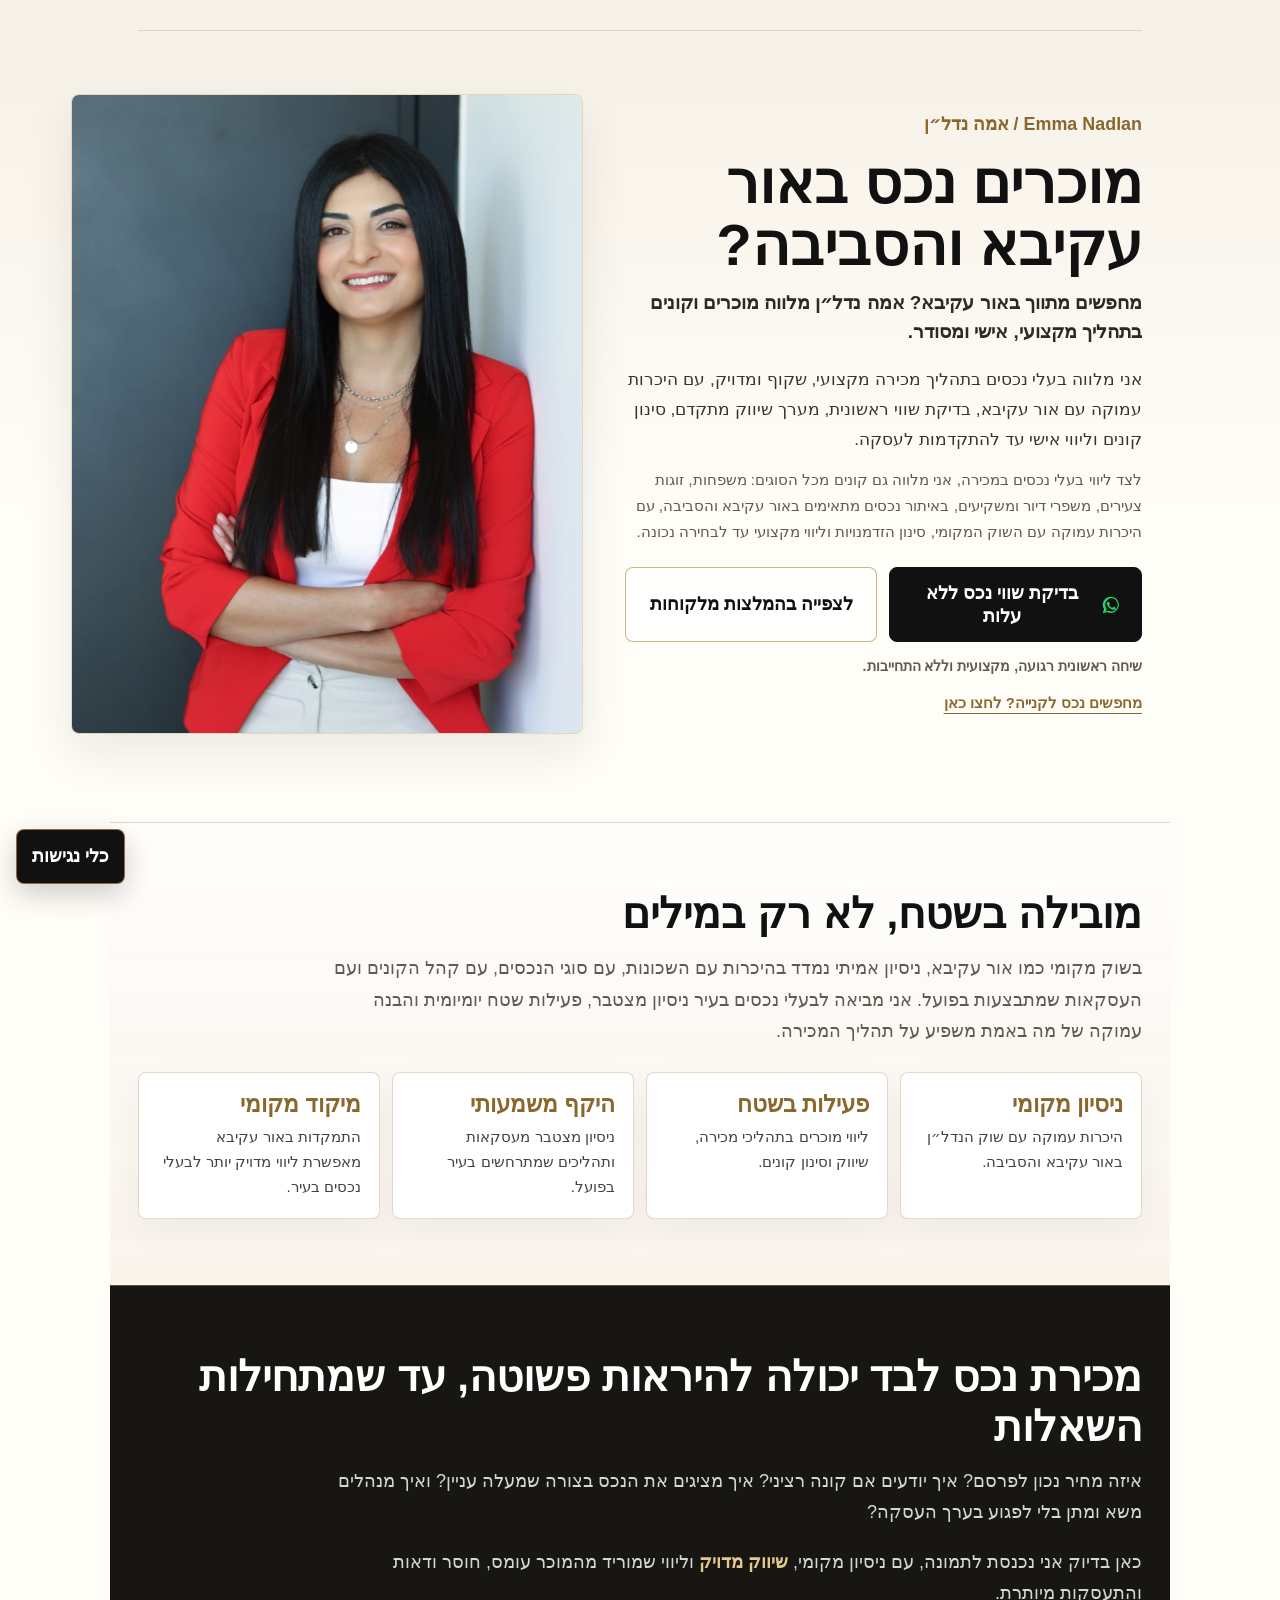
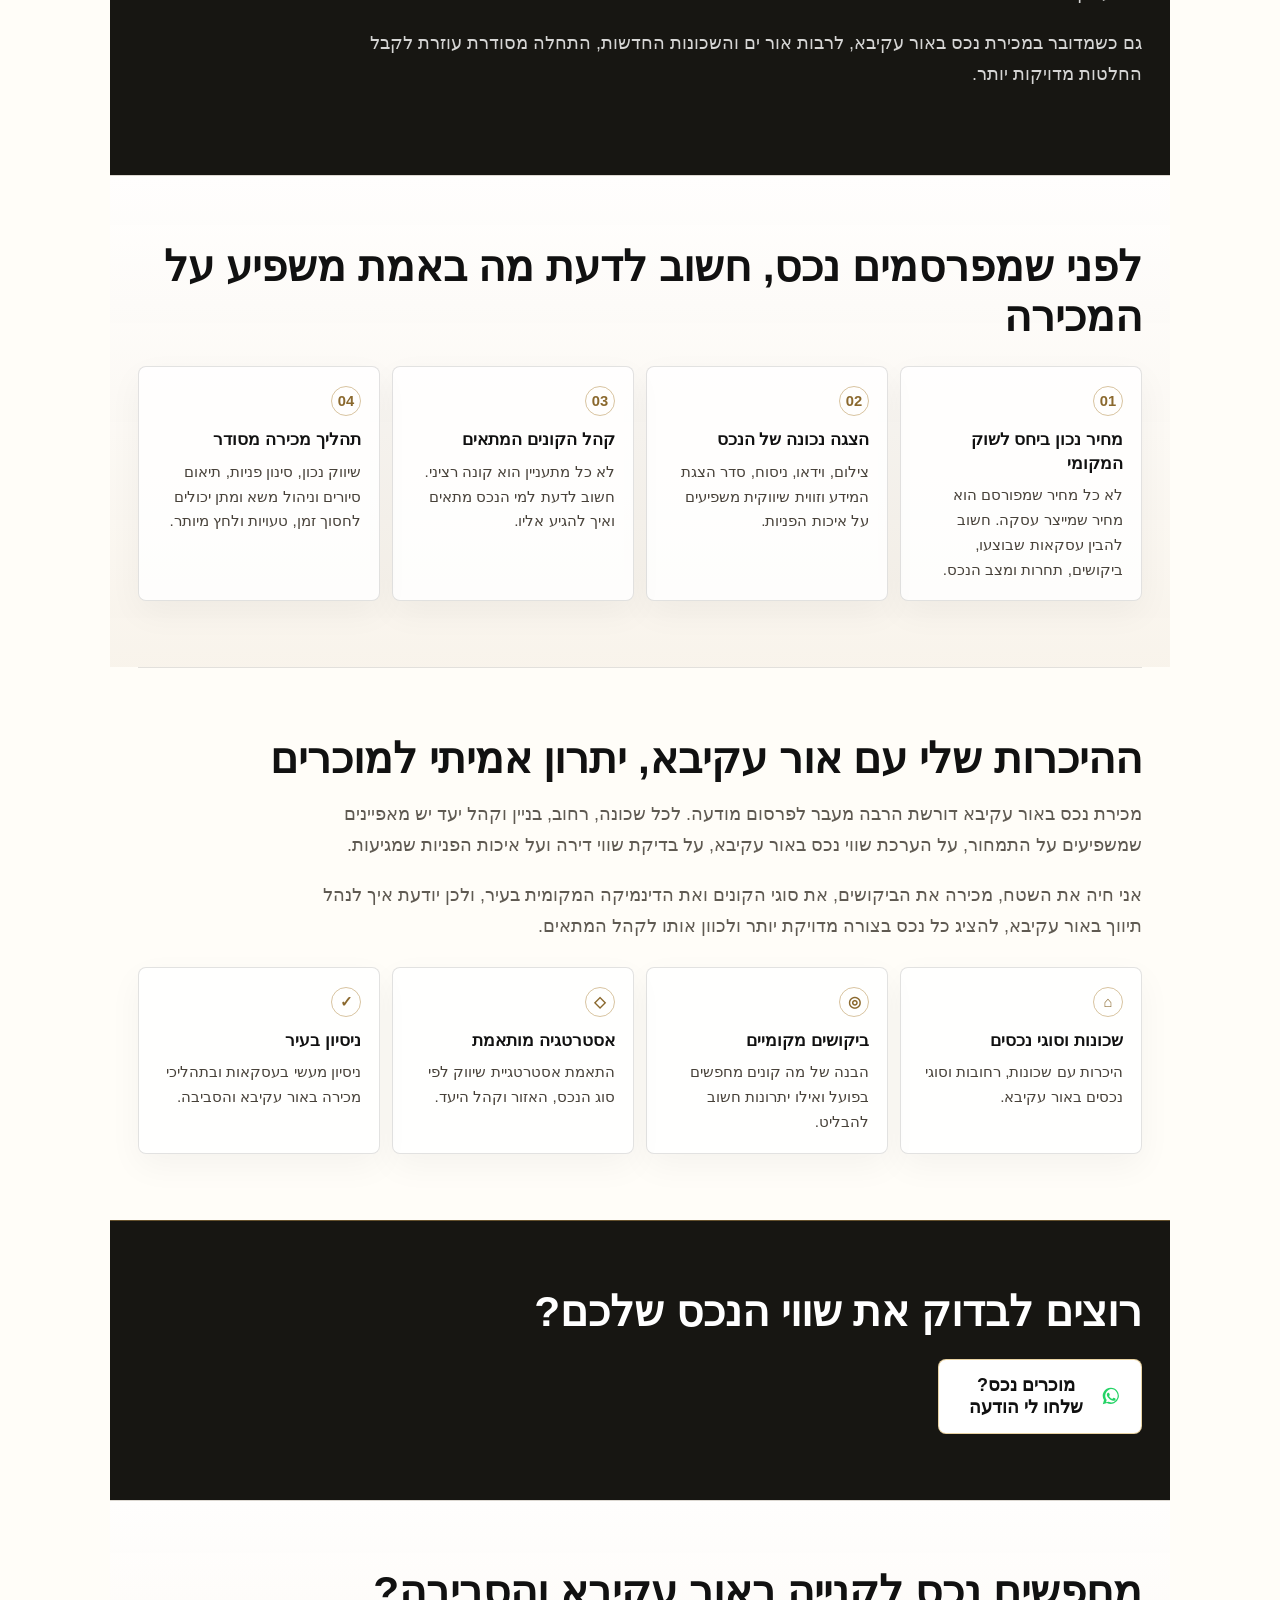
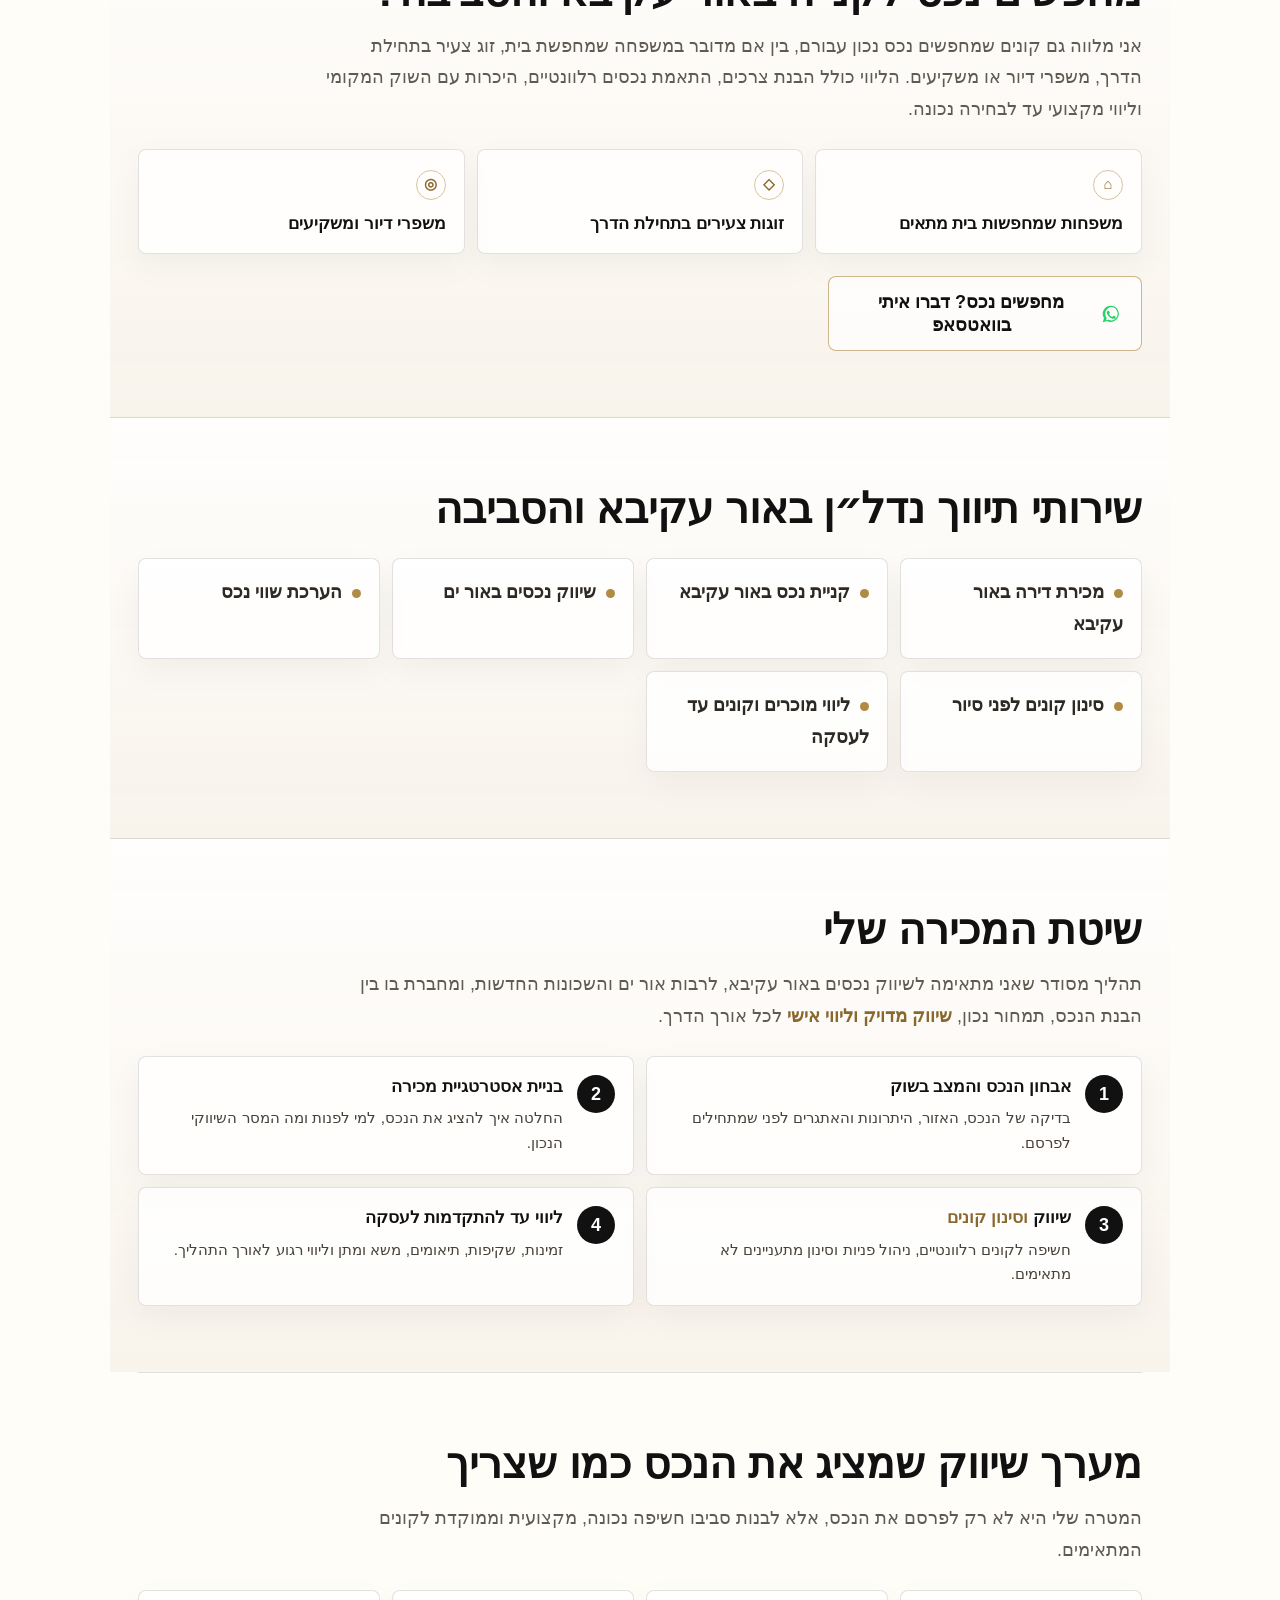
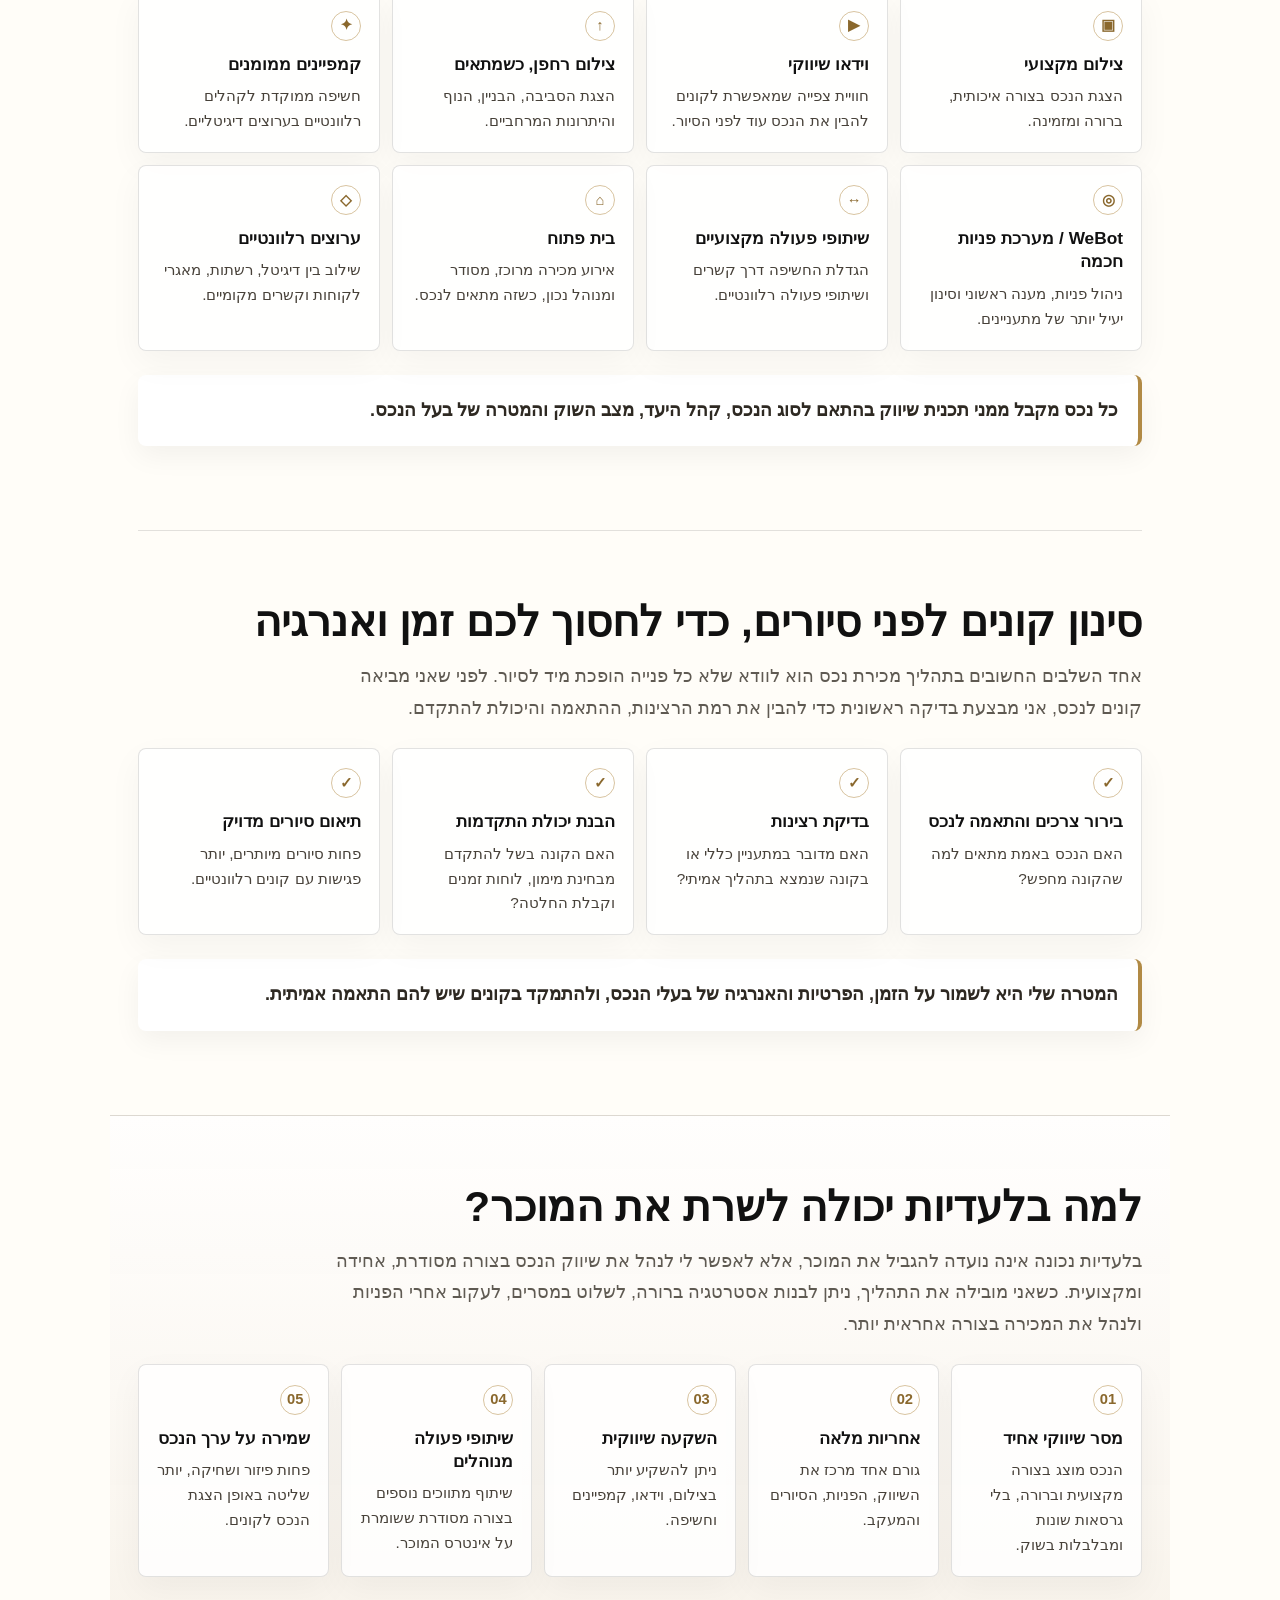
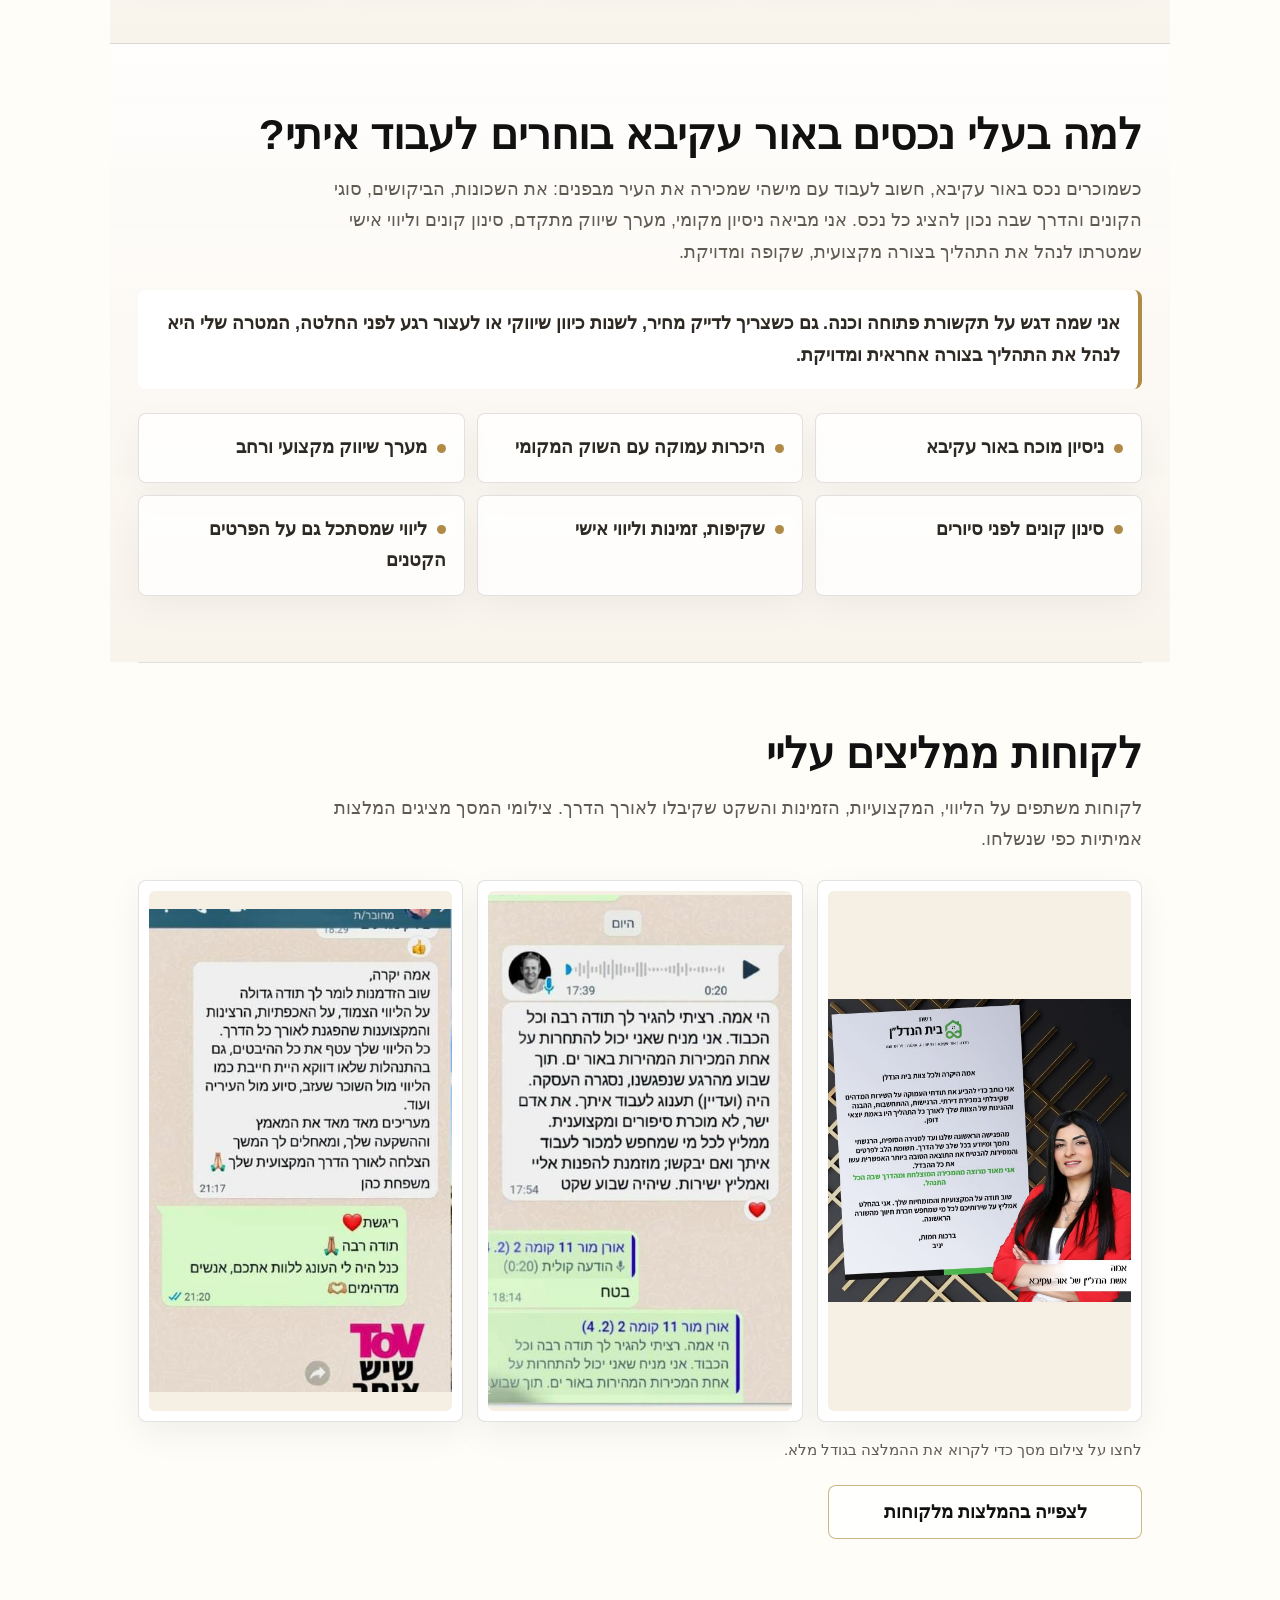
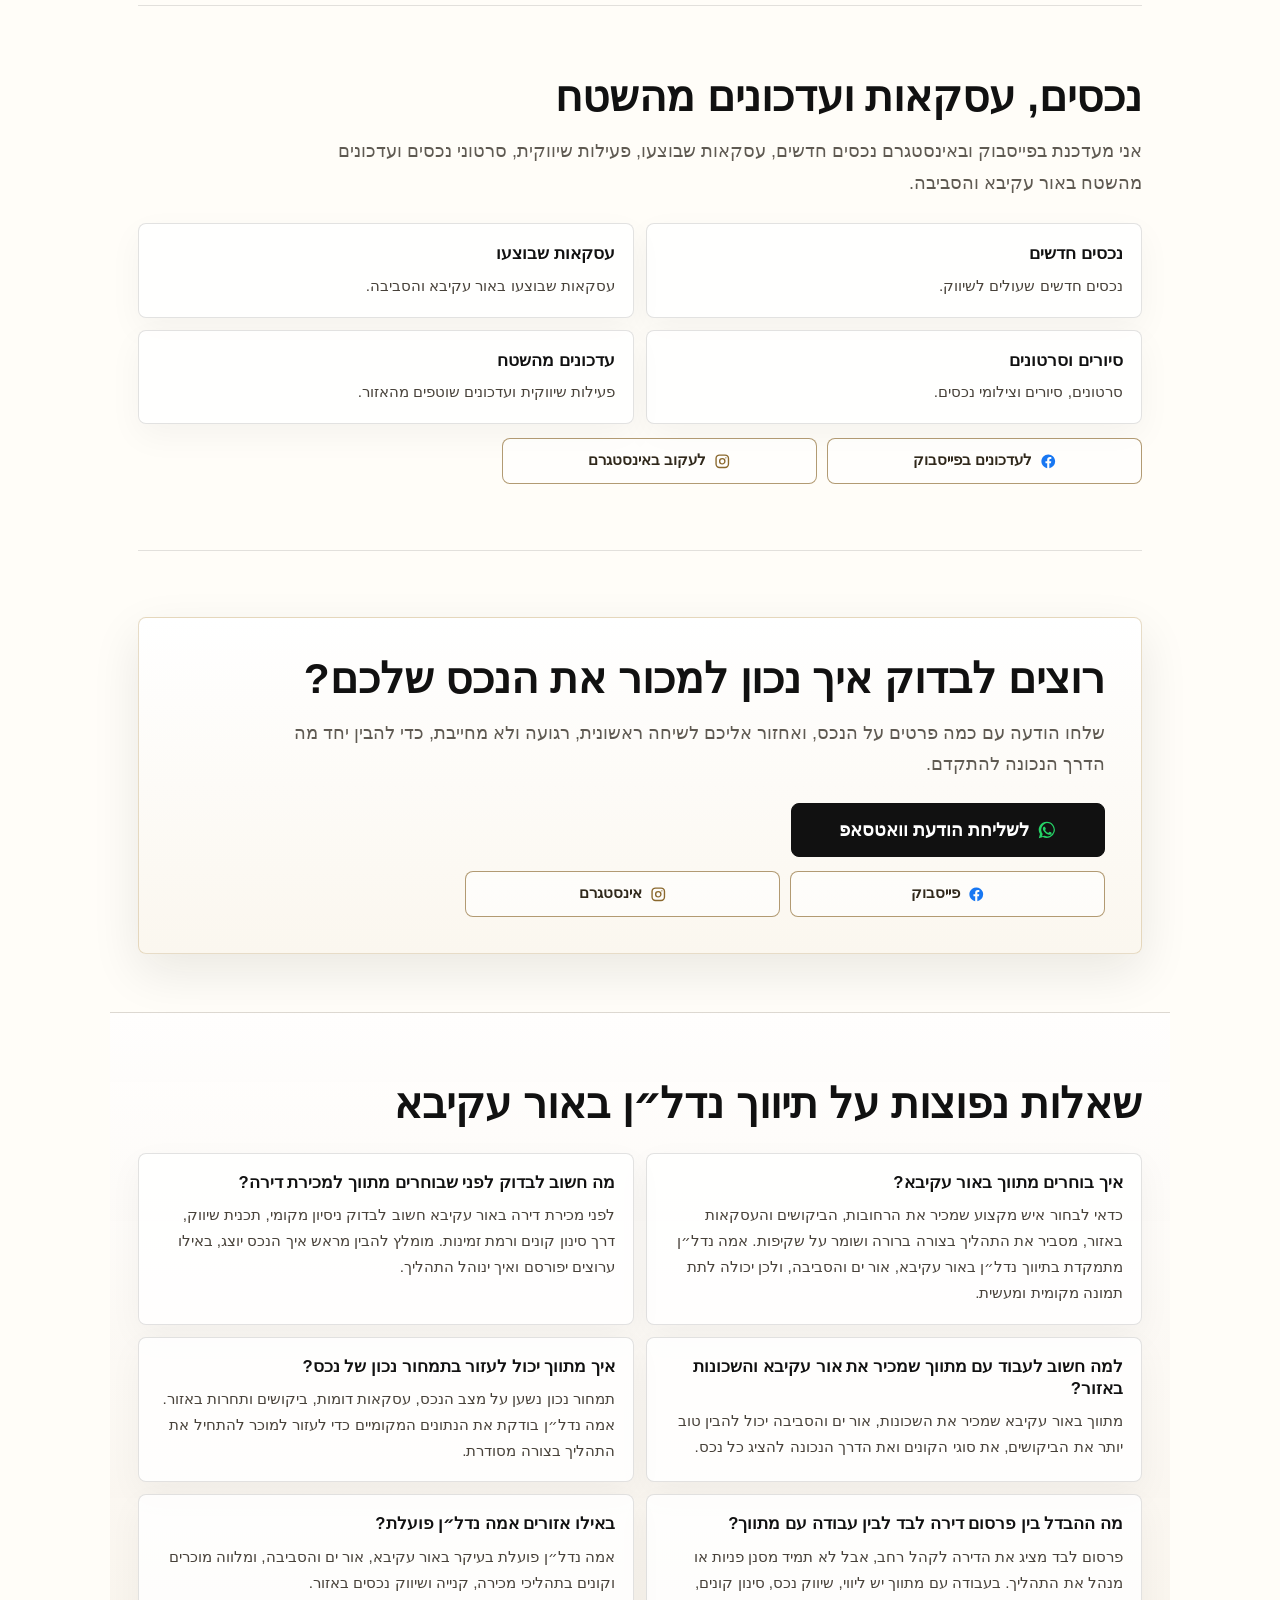
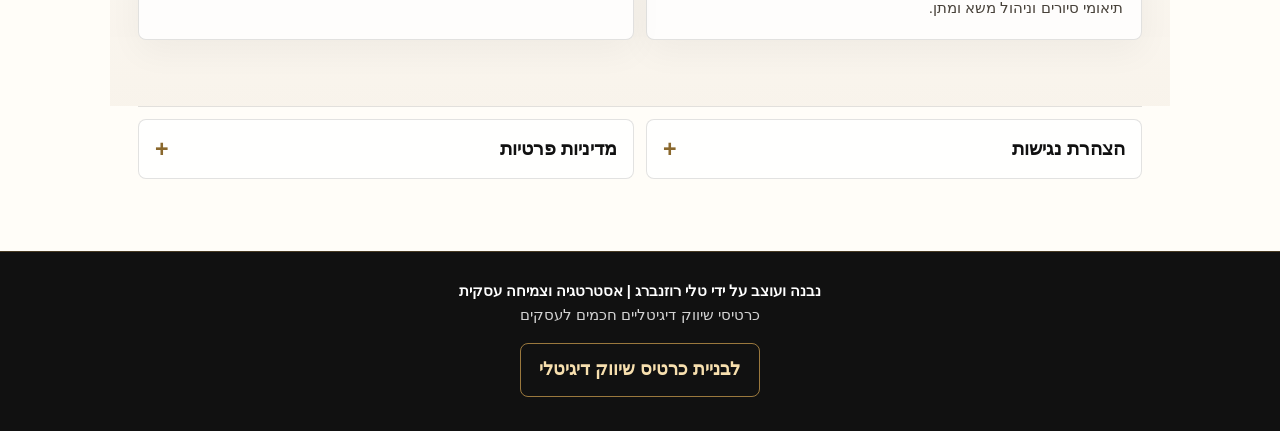
<file: index.html>
<!doctype html>
<html lang="he" dir="rtl">
<head>
  <meta charset="utf-8">
  <meta name="viewport" content="width=device-width, initial-scale=1">
  <title>אמה נדל״ן | תיווך נדל״ן באור עקיבא והסביבה</title>
  <meta name="description" content="מחפשים מתווך באור עקיבא? אמה נדל״ן מספקת שירותי תיווך נדל״ן באור עקיבא, אור ים והסביבה, כולל ליווי מוכרים וקונים, תמחור נכון, שיווק נכסים וסינון קונים רציניים.">
  <meta name="robots" content="index, follow">

  <!-- TODO: update canonical URL after final domain is connected -->
  <link rel="canonical" href="https://example.com/emma-nadlan">

  <meta property="og:title" content="אמה נדל״ן | תיווך נדל״ן באור עקיבא והסביבה">
  <meta property="og:description" content="שירותי תיווך נדל״ן באור עקיבא, אור ים והסביבה, כולל ליווי מוכרים וקונים, תמחור נכון, שיווק נכסים וסינון קונים רציניים.">
  <meta property="og:image" content="emma-nadlan-profile.jpg">
  <meta property="og:url" content="https://example.com/emma-nadlan">
  <meta property="og:type" content="website">

  <meta name="twitter:card" content="summary_large_image">
  <meta name="twitter:title" content="אמה נדל״ן | תיווך נדל״ן באור עקיבא והסביבה">
  <meta name="twitter:description" content="מחפשים מתווך באור עקיבא? אמה נדל״ן מלווה מוכרים וקונים באור עקיבא, אור ים והסביבה.">
  <meta name="twitter:image" content="emma-nadlan-profile.jpg">
  <link rel="stylesheet" href="style.css">

  <script type="application/ld+json">
    {
      "@context": "https://schema.org",
      "@graph": [
        {
          "@type": [
            "RealEstateAgent",
            "LocalBusiness"
          ],
          "@id": "https://example.com/emma-nadlan#business",
          "name": "אמה נדל״ן",
          "description": "תיווך נדל״ן באור עקיבא, אור ים והסביבה, כולל ליווי מוכרים וקונים, שיווק נכסים והערכת שווי נכס",
          "areaServed": [
            "אור עקיבא",
            "אור ים",
            "הסביבה"
          ],
          "telephone": "+972509560065",
          "url": "https://example.com/emma-nadlan",
          "image": "emma-nadlan-profile.jpg",
          "sameAs": [
            "https://www.facebook.com/profile.php?id=61585982739040",
            "https://www.instagram.com/emmanadlan"
          ],
          "serviceType": [
            "תיווך נדל״ן באור עקיבא",
            "מכירת דירה באור עקיבא",
            "קניית נכס באור עקיבא",
            "שיווק נכסים באור ים",
            "הערכת שווי נכס",
            "ליווי מוכרים וקונים"
          ]
        },
        {
          "@type": "FAQPage",
          "@id": "https://example.com/emma-nadlan#faq",
          "mainEntity": [
            {
              "@type": "Question",
              "name": "איך בוחרים מתווך באור עקיבא?",
              "acceptedAnswer": {
                "@type": "Answer",
                "text": "כדאי לבחור איש מקצוע שמכיר את הרחובות, הביקושים והעסקאות באזור, מסביר את התהליך בצורה ברורה ושומר על שקיפות. אמה נדל״ן מתמקדת בתיווך נדל״ן באור עקיבא, אור ים והסביבה, ולכן יכולה לתת תמונה מקומית ומעשית."
              }
            },
            {
              "@type": "Question",
              "name": "מה חשוב לבדוק לפני שבוחרים מתווך למכירת דירה?",
              "acceptedAnswer": {
                "@type": "Answer",
                "text": "לפני מכירת דירה באור עקיבא חשוב לבדוק ניסיון מקומי, תכנית שיווק, דרך סינון קונים ורמת זמינות. מומלץ להבין מראש איך הנכס יוצג, באילו ערוצים יפורסם ואיך ינוהל התהליך."
              }
            },
            {
              "@type": "Question",
              "name": "למה חשוב לעבוד עם מתווך שמכיר את אור עקיבא והשכונות באזור?",
              "acceptedAnswer": {
                "@type": "Answer",
                "text": "מתווך באור עקיבא שמכיר את השכונות, אור ים והסביבה יכול להבין טוב יותר את הביקושים, את סוגי הקונים ואת הדרך הנכונה להציג כל נכס."
              }
            },
            {
              "@type": "Question",
              "name": "איך מתווך יכול לעזור בתמחור נכון של נכס?",
              "acceptedAnswer": {
                "@type": "Answer",
                "text": "תמחור נכון נשען על מצב הנכס, עסקאות דומות, ביקושים ותחרות באזור. אמה נדל״ן בודקת את הנתונים המקומיים כדי לעזור למוכר להתחיל את התהליך בצורה מסודרת."
              }
            },
            {
              "@type": "Question",
              "name": "מה ההבדל בין פרסום דירה לבד לבין עבודה עם מתווך?",
              "acceptedAnswer": {
                "@type": "Answer",
                "text": "פרסום לבד מציג את הדירה לקהל רחב, אבל לא תמיד מסנן פניות או מנהל את התהליך. בעבודה עם מתווך יש ליווי, שיווק נכס, סינון קונים, תיאומי סיורים וניהול משא ומתן."
              }
            },
            {
              "@type": "Question",
              "name": "באילו אזורים אמה נדל״ן פועלת?",
              "acceptedAnswer": {
                "@type": "Answer",
                "text": "אמה נדל״ן פועלת בעיקר באור עקיבא, אור ים והסביבה, ומלווה מוכרים וקונים בתהליכי מכירה, קנייה ושיווק נכסים באזור."
              }
            }
          ]
        }
      ]
    }
  </script>
</head>
<body>
  <a class="skip-link" href="#main-content">דילוג לתוכן המרכזי</a>

  <main class="page" id="main-content">
    <section class="hero" aria-labelledby="hero-title">
      <div class="hero-content">
        <p class="brand-kicker">Emma Nadlan / אמה נדל״ן</p>
        <h1 id="hero-title">מוכרים נכס באור עקיבא והסביבה?</h1>
        <p class="hero-subtitle">מחפשים מתווך באור עקיבא? אמה נדל״ן מלווה מוכרים וקונים בתהליך מקצועי, אישי ומסודר.</p>
        <p class="lead">אני מלווה בעלי נכסים בתהליך מכירה מקצועי, שקוף ומדויק, עם היכרות עמוקה עם אור עקיבא, בדיקת שווי ראשונית, מערך שיווק מתקדם, סינון קונים וליווי אישי עד להתקדמות לעסקה.</p>
        <p class="lead-secondary">לצד ליווי בעלי נכסים במכירה, אני מלווה גם קונים מכל הסוגים: משפחות, זוגות צעירים, משפרי דיור ומשקיעים, באיתור נכסים מתאימים באור עקיבא והסביבה, עם היכרות עמוקה עם השוק המקומי, סינון הזדמנויות וליווי מקצועי עד לבחירה נכונה.</p>
        <div class="actions" aria-label="פעולות ראשיות">
          <a class="button button-primary" href="https://wa.me/972509560065?text=שלום%20אמה,%20אני%20רוצה%20בדיקת%20שווי%20נכס%20ללא%20עלות" target="_blank" rel="noopener noreferrer" aria-label="בדיקת שווי נכס ללא עלות בוואטסאפ">
            <span class="btn-icon whatsapp-icon" aria-hidden="true">
              <svg viewBox="0 0 24 24" focusable="false">
                <path fill="currentColor" d="M12.04 2a9.9 9.9 0 0 0-8.42 15.12L2.2 22l5.02-1.32A9.9 9.9 0 1 0 12.04 2Zm0 1.78a8.12 8.12 0 0 1 6.94 12.34 8.12 8.12 0 0 1-9.58 3.08l-.34-.14-2.98.78.8-2.9-.18-.36a8.12 8.12 0 0 1 5.34-12.8Zm-3.35 4.3c-.18 0-.46.07-.7.33-.24.27-.92.9-.92 2.2 0 1.29.94 2.54 1.07 2.72.13.18 1.84 2.9 4.5 3.95 2.2.87 2.66.7 3.14.66.48-.04 1.55-.63 1.77-1.24.22-.61.22-1.13.15-1.24-.06-.11-.24-.18-.5-.31-.26-.13-1.55-.76-1.79-.85-.24-.09-.42-.13-.59.13-.18.26-.68.85-.83 1.02-.15.18-.31.2-.57.07-.26-.13-1.1-.41-2.1-1.3-.78-.69-1.3-1.54-1.45-1.8-.15-.26-.02-.4.11-.53.12-.11.26-.31.39-.46.13-.15.17-.26.26-.44.09-.18.04-.33-.02-.46-.07-.13-.59-1.42-.81-1.95-.21-.51-.43-.44-.59-.45h-.5Z"/>
              </svg>
            </span>
            <span>בדיקת שווי נכס ללא עלות</span>
          </a>
          <a class="button button-secondary" href="recommendations.html" aria-label="צפייה בהמלצות מלקוחות">
            לצפייה בהמלצות מלקוחות
          </a>
        </div>
        <p class="microcopy">שיחה ראשונית רגועה, מקצועית וללא התחייבות.</p>
        <a class="hero-buyer-link" href="#buyers-section">מחפשים נכס לקנייה? לחצו כאן</a>
      </div>
      <div class="hero-media" aria-label="תמונה ראשית">
        <img src="emma-nadlan-profile.jpg" width="711" height="1000" alt="אמה נדל״ן, ליווי בעלי נכסים במכירת דירה באור עקיבא והסביבה" fetchpriority="high">
      </div>
    </section>

    <section class="quiet-band" aria-labelledby="proof-title">
      <h2 id="proof-title">מובילה בשטח, לא רק במילים</h2>
      <p class="section-intro">בשוק מקומי כמו אור עקיבא, ניסיון אמיתי נמדד בהיכרות עם השכונות, עם סוגי הנכסים, עם קהל הקונים ועם העסקאות שמתבצעות בפועל. אני מביאה לבעלי נכסים בעיר ניסיון מצטבר, פעילות שטח יומיומית והבנה עמוקה של מה באמת משפיע על תהליך המכירה.</p>
      <!-- TODO: Verify Madlan ranking claim and attach source/screenshot before publishing -->
      <!-- TODO: Replace placeholders with verified numbers before launch -->
      <!-- TODO: Add verified completed transactions after receiving publication-approved details -->
      <!--
        Verified metrics template:
        <article class="proof-card"><strong>[מספר]</strong><p>עסקאות שבוצעו</p></article>
        <article class="proof-card"><strong>[מספר]</strong><p>שנות פעילות באזור</p></article>
        <article class="proof-card"><strong>[מספר]</strong><p>נכסים ששווקו</p></article>
      -->
      <div class="proof-cards">
        <article class="proof-card">
          <strong>ניסיון מקומי</strong>
          <p>היכרות עמוקה עם שוק הנדל״ן באור עקיבא והסביבה.</p>
        </article>
        <article class="proof-card">
          <strong>פעילות בשטח</strong>
          <p>ליווי מוכרים בתהליכי מכירה, שיווק וסינון קונים.</p>
        </article>
        <article class="proof-card">
          <strong>היקף משמעותי</strong>
          <p>ניסיון מצטבר מעסקאות ותהליכים שמתרחשים בעיר בפועל.</p>
        </article>
        <article class="proof-card">
          <strong>מיקוד מקומי</strong>
          <p>התמקדות באור עקיבא מאפשרת ליווי מדויק יותר לבעלי נכסים בעיר.</p>
        </article>
      </div>
    </section>

    <section class="dark-band" aria-labelledby="questions-title">
      <h2 id="questions-title">מכירת נכס לבד יכולה להיראות פשוטה, עד שמתחילות השאלות</h2>
      <p class="section-intro">איזה מחיר נכון לפרסם? איך יודעים אם קונה רציני? איך מציגים את הנכס בצורה שמעלה עניין? ואיך מנהלים משא ומתן בלי לפגוע בערך העסקה?</p>
      <p class="section-intro">כאן בדיוק אני נכנסת לתמונה, עם ניסיון מקומי, <span class="gold-text">שיווק מדויק</span> וליווי שמוריד מהמוכר עומס, חוסר ודאות והתעסקות מיותרת.</p>
      <p class="section-intro">גם כשמדובר במכירת נכס באור עקיבא, לרבות אור ים והשכונות החדשות, התחלה מסודרת עוזרת לקבל החלטות מדויקות יותר.</p>
    </section>

    <section class="quiet-band" aria-labelledby="checks-title">
      <h2 id="checks-title">לפני שמפרסמים נכס, חשוב לדעת מה באמת משפיע על המכירה</h2>
      <div class="insight-cards">
        <article class="insight-card">
          <span class="mini-icon" aria-hidden="true">01</span>
          <h3>מחיר נכון ביחס לשוק המקומי</h3>
          <p>לא כל מחיר שמפורסם הוא מחיר שמייצר עסקה. חשוב להבין עסקאות שבוצעו, ביקושים, תחרות ומצב הנכס.</p>
        </article>
        <article class="insight-card">
          <span class="mini-icon" aria-hidden="true">02</span>
          <h3>הצגה נכונה של הנכס</h3>
          <p>צילום, וידאו, ניסוח, סדר הצגת המידע וזווית שיווקית משפיעים על איכות הפניות.</p>
        </article>
        <article class="insight-card">
          <span class="mini-icon" aria-hidden="true">03</span>
          <h3>קהל הקונים המתאים</h3>
          <p>לא כל מתעניין הוא קונה רציני. חשוב לדעת למי הנכס מתאים ואיך להגיע אליו.</p>
        </article>
        <article class="insight-card">
          <span class="mini-icon" aria-hidden="true">04</span>
          <h3>תהליך מכירה מסודר</h3>
          <p>שיווק נכון, סינון פניות, תיאום סיורים וניהול משא ומתן יכולים לחסוך זמן, טעויות ולחץ מיותר.</p>
        </article>
      </div>
    </section>

    <section aria-labelledby="local-title">
      <h2 id="local-title">ההיכרות שלי עם אור עקיבא, יתרון אמיתי למוכרים</h2>
      <p class="section-intro">מכירת נכס באור עקיבא דורשת הרבה מעבר לפרסום מודעה. לכל שכונה, רחוב, בניין וקהל יעד יש מאפיינים שמשפיעים על התמחור, על הערכת שווי נכס באור עקיבא, על בדיקת שווי דירה ועל איכות הפניות שמגיעות.</p>
      <p class="section-intro">אני חיה את השטח, מכירה את הביקושים, את סוגי הקונים ואת הדינמיקה המקומית בעיר, ולכן יודעת איך לנהל תיווך באור עקיבא, להציג כל נכס בצורה מדויקת יותר ולכוון אותו לקהל המתאים.</p>
      <div class="local-cards">
        <article class="local-card">
          <span class="mini-icon" aria-hidden="true">⌂</span>
          <h3>שכונות וסוגי נכסים</h3>
          <p>היכרות עם שכונות, רחובות וסוגי נכסים באור עקיבא.</p>
        </article>
        <article class="local-card">
          <span class="mini-icon" aria-hidden="true">◎</span>
          <h3>ביקושים מקומיים</h3>
          <p>הבנה של מה קונים מחפשים בפועל ואילו יתרונות חשוב להבליט.</p>
        </article>
        <article class="local-card">
          <span class="mini-icon" aria-hidden="true">◇</span>
          <h3>אסטרטגיה מותאמת</h3>
          <p>התאמת אסטרטגיית שיווק לפי סוג הנכס, האזור וקהל היעד.</p>
        </article>
        <article class="local-card">
          <span class="mini-icon" aria-hidden="true">✓</span>
          <h3>ניסיון בעיר</h3>
          <p>ניסיון מעשי בעסקאות ובתהליכי מכירה באור עקיבא והסביבה.</p>
        </article>
      </div>
    </section>

    <section class="dark-band mid-cta" aria-labelledby="mid-cta-title">
      <h2 id="mid-cta-title">רוצים לבדוק את שווי הנכס שלכם?</h2>
      <div class="actions">
        <a class="button" href="https://wa.me/972509560065?text=שלום%20אמה,%20אני%20רוצה%20להתייעץ%20לגבי%20מכירת%20נכס" target="_blank" rel="noopener noreferrer" aria-label="פנייה לאמה נדל״ן לגבי מכירת נכס בוואטסאפ">
          <span class="btn-icon whatsapp-icon" aria-hidden="true">
            <svg viewBox="0 0 24 24" focusable="false">
              <path fill="currentColor" d="M12.04 2a9.9 9.9 0 0 0-8.42 15.12L2.2 22l5.02-1.32A9.9 9.9 0 1 0 12.04 2Zm0 1.78a8.12 8.12 0 0 1 6.94 12.34 8.12 8.12 0 0 1-9.58 3.08l-.34-.14-2.98.78.8-2.9-.18-.36a8.12 8.12 0 0 1 5.34-12.8Zm-3.35 4.3c-.18 0-.46.07-.7.33-.24.27-.92.9-.92 2.2 0 1.29.94 2.54 1.07 2.72.13.18 1.84 2.9 4.5 3.95 2.2.87 2.66.7 3.14.66.48-.04 1.55-.63 1.77-1.24.22-.61.22-1.13.15-1.24-.06-.11-.24-.18-.5-.31-.26-.13-1.55-.76-1.79-.85-.24-.09-.42-.13-.59.13-.18.26-.68.85-.83 1.02-.15.18-.31.2-.57.07-.26-.13-1.1-.41-2.1-1.3-.78-.69-1.3-1.54-1.45-1.8-.15-.26-.02-.4.11-.53.12-.11.26-.31.39-.46.13-.15.17-.26.26-.44.09-.18.04-.33-.02-.46-.07-.13-.59-1.42-.81-1.95-.21-.51-.43-.44-.59-.45h-.5Z"/>
            </svg>
          </span>
          <span>מוכרים נכס? שלחו לי הודעה</span>
        </a>
      </div>
    </section>

    <section class="quiet-band buyers-section" id="buyers-section" aria-labelledby="buyers-title">
      <h2 id="buyers-title">מחפשים נכס לקנייה באור עקיבא והסביבה?</h2>
      <p class="section-intro">אני מלווה גם קונים שמחפשים נכס נכון עבורם, בין אם מדובר במשפחה שמחפשת בית, זוג צעיר בתחילת הדרך, משפרי דיור או משקיעים. הליווי כולל הבנת צרכים, התאמת נכסים רלוונטיים, היכרות עם השוק המקומי וליווי מקצועי עד לבחירה נכונה.</p>
      <div class="buyer-cards" aria-label="סוגי קונים שאמה נדל״ן מלווה">
        <article class="buyer-card">
          <span class="mini-icon" aria-hidden="true">⌂</span>
          <h3>משפחות שמחפשות בית מתאים</h3>
        </article>
        <article class="buyer-card">
          <span class="mini-icon" aria-hidden="true">◇</span>
          <h3>זוגות צעירים בתחילת הדרך</h3>
        </article>
        <article class="buyer-card">
          <span class="mini-icon" aria-hidden="true">◎</span>
          <h3>משפרי דיור ומשקיעים</h3>
        </article>
      </div>
      <div class="actions">
        <a class="button button-secondary" href="https://wa.me/972509560065?text=שלום%20אמה,%20אני%20מחפש/ת%20נכס%20באור%20עקיבא%20והסביבה" target="_blank" rel="noopener noreferrer" aria-label="פנייה לאמה נדל״ן לגבי חיפוש נכס בוואטסאפ">
          <span class="btn-icon whatsapp-icon" aria-hidden="true">
            <svg viewBox="0 0 24 24" focusable="false">
              <path fill="currentColor" d="M12.04 2a9.9 9.9 0 0 0-8.42 15.12L2.2 22l5.02-1.32A9.9 9.9 0 1 0 12.04 2Zm0 1.78a8.12 8.12 0 0 1 6.94 12.34 8.12 8.12 0 0 1-9.58 3.08l-.34-.14-2.98.78.8-2.9-.18-.36a8.12 8.12 0 0 1 5.34-12.8Zm-3.35 4.3c-.18 0-.46.07-.7.33-.24.27-.92.9-.92 2.2 0 1.29.94 2.54 1.07 2.72.13.18 1.84 2.9 4.5 3.95 2.2.87 2.66.7 3.14.66.48-.04 1.55-.63 1.77-1.24.22-.61.22-1.13.15-1.24-.06-.11-.24-.18-.5-.31-.26-.13-1.55-.76-1.79-.85-.24-.09-.42-.13-.59.13-.18.26-.68.85-.83 1.02-.15.18-.31.2-.57.07-.26-.13-1.1-.41-2.1-1.3-.78-.69-1.3-1.54-1.45-1.8-.15-.26-.02-.4.11-.53.12-.11.26-.31.39-.46.13-.15.17-.26.26-.44.09-.18.04-.33-.02-.46-.07-.13-.59-1.42-.81-1.95-.21-.51-.43-.44-.59-.45h-.5Z"/>
            </svg>
          </span>
          <span>מחפשים נכס? דברו איתי בוואטסאפ</span>
        </a>
      </div>
    </section>

    <section class="quiet-band" aria-labelledby="brokerage-services-title">
      <h2 id="brokerage-services-title">שירותי תיווך נדל״ן באור עקיבא והסביבה</h2>
      <ul class="services brokerage-services" aria-label="שירותי התיווך של אמה נדל״ן">
        <li class="service">מכירת דירה באור עקיבא</li>
        <li class="service">קניית נכס באור עקיבא</li>
        <li class="service">שיווק נכסים באור ים</li>
        <li class="service">הערכת שווי נכס</li>
        <li class="service">סינון קונים לפני סיור</li>
        <li class="service">ליווי מוכרים וקונים עד לעסקה</li>
      </ul>
    </section>

    <section class="quiet-band" aria-labelledby="method-title">
      <h2 id="method-title">שיטת המכירה שלי</h2>
      <p class="section-intro">תהליך מסודר שאני מתאימה לשיווק נכסים באור עקיבא, לרבות אור ים והשכונות החדשות, ומחברת בו בין הבנת הנכס, תמחור נכון, <span class="gold-text">שיווק מדויק</span> <span class="gold-text">וליווי אישי</span> לכל אורך הדרך.</p>
      <ol class="method-steps" aria-label="שלבי שיטת המכירה של אמה נדל״ן">
        <li class="method-step">
          <span class="step-number">1</span>
          <div>
            <h3>אבחון הנכס והמצב בשוק</h3>
            <p>בדיקה של הנכס, האזור, היתרונות והאתגרים לפני שמתחילים לפרסם.</p>
          </div>
        </li>
        <li class="method-step">
          <span class="step-number">2</span>
          <div>
            <h3>בניית אסטרטגיית מכירה</h3>
            <p>החלטה איך להציג את הנכס, למי לפנות ומה המסר השיווקי הנכון.</p>
          </div>
        </li>
        <li class="method-step">
          <span class="step-number">3</span>
          <div>
            <h3>שיווק <span class="gold-text">וסינון קונים</span></h3>
            <p>חשיפה לקונים רלוונטיים, ניהול פניות וסינון מתעניינים לא מתאימים.</p>
          </div>
        </li>
        <li class="method-step">
          <span class="step-number">4</span>
          <div>
            <h3>ליווי עד להתקדמות לעסקה</h3>
            <p>זמינות, שקיפות, תיאומים, משא ומתן וליווי רגוע לאורך התהליך.</p>
          </div>
        </li>
      </ol>
    </section>

    <section aria-labelledby="marketing-title">
      <h2 id="marketing-title">מערך שיווק שמציג את הנכס כמו שצריך</h2>
      <p class="section-intro">המטרה שלי היא לא רק לפרסם את הנכס, אלא לבנות סביבו חשיפה נכונה, מקצועית וממוקדת לקונים המתאימים.</p>
      <div class="marketing-tools">
        <article class="marketing-tool">
          <span class="mini-icon" aria-hidden="true">▣</span>
          <h3>צילום מקצועי</h3>
          <p>הצגת הנכס בצורה איכותית, ברורה ומזמינה.</p>
        </article>
        <article class="marketing-tool">
          <span class="mini-icon" aria-hidden="true">▶</span>
          <h3>וידאו שיווקי</h3>
          <p>חוויית צפייה שמאפשרת לקונים להבין את הנכס עוד לפני הסיור.</p>
        </article>
        <article class="marketing-tool">
          <span class="mini-icon" aria-hidden="true">↑</span>
          <h3>צילום רחפן, כשמתאים</h3>
          <p>הצגת הסביבה, הבניין, הנוף והיתרונות המרחביים.</p>
        </article>
        <article class="marketing-tool">
          <span class="mini-icon" aria-hidden="true">✦</span>
          <h3>קמפיינים ממומנים</h3>
          <p>חשיפה ממוקדת לקהלים רלוונטיים בערוצים דיגיטליים.</p>
        </article>
        <article class="marketing-tool">
          <span class="mini-icon" aria-hidden="true">◎</span>
          <h3>WeBot / מערכת פניות חכמה</h3>
          <p>ניהול פניות, מענה ראשוני וסינון יעיל יותר של מתעניינים.</p>
        </article>
        <article class="marketing-tool">
          <span class="mini-icon" aria-hidden="true">↔</span>
          <h3>שיתופי פעולה מקצועיים</h3>
          <p>הגדלת החשיפה דרך קשרים ושיתופי פעולה רלוונטיים.</p>
        </article>
        <article class="marketing-tool">
          <span class="mini-icon" aria-hidden="true">⌂</span>
          <h3>בית פתוח</h3>
          <p>אירוע מכירה מרוכז, מסודר ומנוהל נכון, כשזה מתאים לנכס.</p>
        </article>
        <article class="marketing-tool">
          <span class="mini-icon" aria-hidden="true">◇</span>
          <h3>ערוצים רלוונטיים</h3>
          <p>שילוב בין דיגיטל, רשתות, מאגרי לקוחות וקשרים מקומיים.</p>
        </article>
      </div>
      <p class="emphasis">כל נכס מקבל ממני תכנית שיווק בהתאם לסוג הנכס, קהל היעד, מצב השוק והמטרה של בעל הנכס.</p>
    </section>

    <section aria-labelledby="screening-title">
      <h2 id="screening-title">סינון קונים לפני סיורים, כדי לחסוך לכם זמן ואנרגיה</h2>
      <p class="section-intro">אחד השלבים החשובים בתהליך מכירת נכס הוא לוודא שלא כל פנייה הופכת מיד לסיור. לפני שאני מביאה קונים לנכס, אני מבצעת בדיקה ראשונית כדי להבין את רמת הרצינות, ההתאמה והיכולת להתקדם.</p>
      <div class="screening-cards">
        <article class="screening-card">
          <span class="mini-icon" aria-hidden="true">✓</span>
          <h3>בירור צרכים והתאמה לנכס</h3>
          <p>האם הנכס באמת מתאים למה שהקונה מחפש?</p>
        </article>
        <article class="screening-card">
          <span class="mini-icon" aria-hidden="true">✓</span>
          <h3>בדיקת רצינות</h3>
          <p>האם מדובר במתעניין כללי או בקונה שנמצא בתהליך אמיתי?</p>
        </article>
        <article class="screening-card">
          <span class="mini-icon" aria-hidden="true">✓</span>
          <h3>הבנת יכולת התקדמות</h3>
          <p>האם הקונה בשל להתקדם מבחינת מימון, לוחות זמנים וקבלת החלטה?</p>
        </article>
        <article class="screening-card">
          <span class="mini-icon" aria-hidden="true">✓</span>
          <h3>תיאום סיורים מדויק</h3>
          <p>פחות סיורים מיותרים, יותר פגישות עם קונים רלוונטיים.</p>
        </article>
      </div>
      <p class="emphasis">המטרה שלי היא לשמור על הזמן, הפרטיות והאנרגיה של בעלי הנכס, ולהתמקד בקונים שיש להם התאמה אמיתית.</p>
    </section>

    <section class="quiet-band" aria-labelledby="exclusive-title">
      <h2 id="exclusive-title">למה בלעדיות יכולה לשרת את המוכר?</h2>
      <p class="section-intro">בלעדיות נכונה אינה נועדה להגביל את המוכר, אלא לאפשר לי לנהל את שיווק הנכס בצורה מסודרת, אחידה ומקצועית. כשאני מובילה את התהליך, ניתן לבנות אסטרטגיה ברורה, לשלוט במסרים, לעקוב אחרי הפניות ולנהל את המכירה בצורה אחראית יותר.</p>
      <div class="exclusive-cards">
        <article class="exclusive-card">
          <span class="mini-icon" aria-hidden="true">01</span>
          <h3>מסר שיווקי אחיד</h3>
          <p>הנכס מוצג בצורה מקצועית וברורה, בלי גרסאות שונות ומבלבלות בשוק.</p>
        </article>
        <article class="exclusive-card">
          <span class="mini-icon" aria-hidden="true">02</span>
          <h3>אחריות מלאה</h3>
          <p>גורם אחד מרכז את השיווק, הפניות, הסיורים והמעקב.</p>
        </article>
        <article class="exclusive-card">
          <span class="mini-icon" aria-hidden="true">03</span>
          <h3>השקעה שיווקית</h3>
          <p>ניתן להשקיע יותר בצילום, וידאו, קמפיינים וחשיפה.</p>
        </article>
        <article class="exclusive-card">
          <span class="mini-icon" aria-hidden="true">04</span>
          <h3>שיתופי פעולה מנוהלים</h3>
          <p>שיתוף מתווכים נוספים בצורה מסודרת ששומרת על אינטרס המוכר.</p>
        </article>
        <article class="exclusive-card">
          <span class="mini-icon" aria-hidden="true">05</span>
          <h3>שמירה על ערך הנכס</h3>
          <p>פחות פיזור ושחיקה, יותר שליטה באופן הצגת הנכס לקונים.</p>
        </article>
      </div>
    </section>

    <section class="quiet-band" aria-labelledby="why-title">
      <h2 id="why-title">למה בעלי נכסים באור עקיבא בוחרים לעבוד איתי?</h2>
      <p class="section-intro">כשמוכרים נכס באור עקיבא, חשוב לעבוד עם מישהי שמכירה את העיר מבפנים: את השכונות, הביקושים, סוגי הקונים והדרך שבה נכון להציג כל נכס. אני מביאה ניסיון מקומי, מערך שיווק מתקדם, סינון קונים וליווי אישי שמטרתו לנהל את התהליך בצורה מקצועית, שקופה ומדויקת.</p>
      <p class="trust-note">אני שמה דגש על תקשורת פתוחה וכנה. גם כשצריך לדייק מחיר, לשנות כיוון שיווקי או לעצור רגע לפני החלטה, המטרה שלי היא לנהל את התהליך בצורה אחראית ומדויקת.</p>
      <ul class="values" aria-label="ערכים מרכזיים">
        <li class="value">ניסיון מוכח באור עקיבא</li>
        <li class="value">היכרות עמוקה עם השוק המקומי</li>
        <li class="value">מערך שיווק מקצועי ורחב</li>
        <li class="value">סינון קונים לפני סיורים</li>
        <li class="value">שקיפות, זמינות וליווי אישי</li>
        <li class="value">ליווי שמסתכל גם על הפרטים הקטנים</li>
      </ul>
    </section>

    <section aria-labelledby="recommendations-title">
      <h2 id="recommendations-title">לקוחות ממליצים עליי</h2>
      <p class="section-intro">לקוחות משתפים על הליווי, המקצועיות, הזמינות והשקט שקיבלו לאורך הדרך. צילומי המסך מציגים המלצות אמיתיות כפי שנשלחו.</p>
      <div class="testimonial-gallery">
        <article class="testimonial-shot">
          <button class="testimonial-open" type="button" data-testimonial-src="client-recommendation-letter.jpg" aria-label="פתיחת צילום מסך של מכתב המלצה על ליווי במכירת נכס">
            <img src="client-recommendation-letter.jpg" alt="צילום מסך של מכתב המלצה על אמה נדל״ן וליווי במכירת נכס" loading="lazy" decoding="async">
          </button>
        </article>
        <article class="testimonial-shot">
          <button class="testimonial-open" type="button" data-testimonial-src="client-recommendation-whatsapp-sale.jpg" aria-label="פתיחת צילום מסך של המלצה מלקוח על מכירת דירה">
            <img src="client-recommendation-whatsapp-sale.jpg" alt="צילום מסך של המלצה מלקוח על אמה נדל״ן וליווי במכירת דירה" loading="lazy" decoding="async">
          </button>
        </article>
        <article class="testimonial-shot">
          <button class="testimonial-open" type="button" data-testimonial-src="client-recommendation-whatsapp-support.jpg" aria-label="פתיחת צילום מסך של המלצה על ליווי מקצועי וזמינות">
            <img src="client-recommendation-whatsapp-support.jpg" alt="צילום מסך של המלצה על אמה נדל״ן, ליווי מקצועי וזמינות" loading="lazy" decoding="async">
          </button>
        </article>
      </div>
      <p class="gallery-note">לחצו על צילום מסך כדי לקרוא את ההמלצה בגודל מלא.</p>
      <div class="actions">
        <a class="button button-secondary" href="recommendations.html" aria-label="צפייה בהמלצות מלקוחות">
          לצפייה בהמלצות מלקוחות
        </a>
      </div>
    </section>

    <section aria-labelledby="updates-title">
      <h2 id="updates-title">נכסים, עסקאות ועדכונים מהשטח</h2>
      <p class="section-intro">אני מעדכנת בפייסבוק ובאינסטגרם נכסים חדשים, עסקאות שבוצעו, פעילות שיווקית, סרטוני נכסים ועדכונים מהשטח באור עקיבא והסביבה.</p>
      <ul class="activity-cards" aria-label="סוגי עדכונים ברשתות החברתיות">
        <li class="activity-card">
          <h3>נכסים חדשים</h3>
          <p>נכסים חדשים שעולים לשיווק.</p>
        </li>
        <li class="activity-card">
          <h3>עסקאות שבוצעו</h3>
          <p>עסקאות שבוצעו באור עקיבא והסביבה.</p>
        </li>
        <li class="activity-card">
          <h3>סיורים וסרטונים</h3>
          <p>סרטונים, סיורים וצילומי נכסים.</p>
        </li>
        <li class="activity-card">
          <h3>עדכונים מהשטח</h3>
          <p>פעילות שיווקית ועדכונים שוטפים מהאזור.</p>
        </li>
      </ul>
      <div class="social-actions">
        <a class="button button-social" href="https://www.facebook.com/profile.php?id=61585982739040" target="_blank" rel="noopener noreferrer" aria-label="מעבר לעמוד הפייסבוק של אמה נדל״ן">
          <span class="btn-icon facebook-icon" aria-hidden="true">
            <svg viewBox="0 0 24 24" focusable="false">
              <path fill="currentColor" d="M22 12.06C22 6.5 17.52 2 12 2S2 6.5 2 12.06c0 5.02 3.66 9.18 8.44 9.94v-7.03H7.9v-2.9h2.54V9.84c0-2.52 1.49-3.92 3.77-3.92 1.09 0 2.23.2 2.23.2v2.47h-1.25c-1.24 0-1.63.78-1.63 1.57v1.88h2.77l-.44 2.9h-2.33V22A10.04 10.04 0 0 0 22 12.06Z"/>
            </svg>
          </span>
          <span>לעדכונים בפייסבוק</span>
        </a>
        <a class="button button-social" href="https://www.instagram.com/emmanadlan" target="_blank" rel="noopener noreferrer" aria-label="מעבר לעמוד האינסטגרם של אמה נדל״ן">
          <span class="btn-icon instagram-icon" aria-hidden="true">
            <svg viewBox="0 0 24 24" focusable="false">
              <path fill="none" stroke="currentColor" stroke-linecap="round" stroke-linejoin="round" stroke-width="2" d="M8 3h8a5 5 0 0 1 5 5v8a5 5 0 0 1-5 5H8a5 5 0 0 1-5-5V8a5 5 0 0 1 5-5Zm4 5.2A3.8 3.8 0 1 0 12 15.8a3.8 3.8 0 0 0 0-7.6Zm5.25-1.15h.01"/>
            </svg>
          </span>
          <span>לעקוב באינסטגרם</span>
        </a>
      </div>
    </section>

    <section class="contact" aria-labelledby="contact-title">
      <div class="contact-panel">
        <h2 id="contact-title">רוצים לבדוק איך נכון למכור את הנכס שלכם?</h2>
        <p class="section-intro">שלחו הודעה עם כמה פרטים על הנכס, ואחזור אליכם לשיחה ראשונית, רגועה ולא מחייבת, כדי להבין יחד מה הדרך הנכונה להתקדם.</p>
        <div class="actions" aria-label="יצירת קשר עם אמה נדל״ן">
          <a class="button button-primary" href="https://wa.me/972509560065?text=שלום%20אמה,%20אשמח%20לקבל%20פרטים" target="_blank" rel="noopener noreferrer" aria-label="שליחת הודעה לאמה נדל״ן בוואטסאפ">
            <span class="btn-icon whatsapp-icon" aria-hidden="true">
              <svg viewBox="0 0 24 24" focusable="false">
                <path fill="currentColor" d="M12.04 2a9.9 9.9 0 0 0-8.42 15.12L2.2 22l5.02-1.32A9.9 9.9 0 1 0 12.04 2Zm0 1.78a8.12 8.12 0 0 1 6.94 12.34 8.12 8.12 0 0 1-9.58 3.08l-.34-.14-2.98.78.8-2.9-.18-.36a8.12 8.12 0 0 1 5.34-12.8Zm-3.35 4.3c-.18 0-.46.07-.7.33-.24.27-.92.9-.92 2.2 0 1.29.94 2.54 1.07 2.72.13.18 1.84 2.9 4.5 3.95 2.2.87 2.66.7 3.14.66.48-.04 1.55-.63 1.77-1.24.22-.61.22-1.13.15-1.24-.06-.11-.24-.18-.5-.31-.26-.13-1.55-.76-1.79-.85-.24-.09-.42-.13-.59.13-.18.26-.68.85-.83 1.02-.15.18-.31.2-.57.07-.26-.13-1.1-.41-2.1-1.3-.78-.69-1.3-1.54-1.45-1.8-.15-.26-.02-.4.11-.53.12-.11.26-.31.39-.46.13-.15.17-.26.26-.44.09-.18.04-.33-.02-.46-.07-.13-.59-1.42-.81-1.95-.21-.51-.43-.44-.59-.45h-.5Z"/>
              </svg>
            </span>
            <span>לשליחת הודעת וואטסאפ</span>
          </a>
        </div>
        <div class="social-actions" aria-label="עמודי אמה נדל״ן ברשתות החברתיות">
          <a class="button button-social" href="https://www.facebook.com/profile.php?id=61585982739040" target="_blank" rel="noopener noreferrer" aria-label="מעבר לעמוד הפייסבוק של אמה נדל״ן">
            <span class="btn-icon facebook-icon" aria-hidden="true">
              <svg viewBox="0 0 24 24" focusable="false">
                <path fill="currentColor" d="M22 12.06C22 6.5 17.52 2 12 2S2 6.5 2 12.06c0 5.02 3.66 9.18 8.44 9.94v-7.03H7.9v-2.9h2.54V9.84c0-2.52 1.49-3.92 3.77-3.92 1.09 0 2.23.2 2.23.2v2.47h-1.25c-1.24 0-1.63.78-1.63 1.57v1.88h2.77l-.44 2.9h-2.33V22A10.04 10.04 0 0 0 22 12.06Z"/>
              </svg>
            </span>
            <span>פייסבוק</span>
          </a>
          <a class="button button-social" href="https://www.instagram.com/emmanadlan" target="_blank" rel="noopener noreferrer" aria-label="מעבר לעמוד האינסטגרם של אמה נדל״ן">
            <span class="btn-icon instagram-icon" aria-hidden="true">
              <svg viewBox="0 0 24 24" focusable="false">
                <path fill="none" stroke="currentColor" stroke-linecap="round" stroke-linejoin="round" stroke-width="2" d="M8 3h8a5 5 0 0 1 5 5v8a5 5 0 0 1-5 5H8a5 5 0 0 1-5-5V8a5 5 0 0 1 5-5Zm4 5.2A3.8 3.8 0 1 0 12 15.8a3.8 3.8 0 0 0 0-7.6Zm5.25-1.15h.01"/>
              </svg>
            </span>
            <span>אינסטגרם</span>
          </a>
        </div>
      </div>
    </section>

    <section class="quiet-band faq-section" aria-labelledby="faq-title">
      <h2 id="faq-title">שאלות נפוצות על תיווך נדל״ן באור עקיבא</h2>
      <div class="faq-list">
        <article class="faq-item">
          <h3>איך בוחרים מתווך באור עקיבא?</h3>
          <p>כדאי לבחור איש מקצוע שמכיר את הרחובות, הביקושים והעסקאות באזור, מסביר את התהליך בצורה ברורה ושומר על שקיפות. אמה נדל״ן מתמקדת בתיווך נדל״ן באור עקיבא, אור ים והסביבה, ולכן יכולה לתת תמונה מקומית ומעשית.</p>
        </article>
        <article class="faq-item">
          <h3>מה חשוב לבדוק לפני שבוחרים מתווך למכירת דירה?</h3>
          <p>לפני מכירת דירה באור עקיבא חשוב לבדוק ניסיון מקומי, תכנית שיווק, דרך סינון קונים ורמת זמינות. מומלץ להבין מראש איך הנכס יוצג, באילו ערוצים יפורסם ואיך ינוהל התהליך.</p>
        </article>
        <article class="faq-item">
          <h3>למה חשוב לעבוד עם מתווך שמכיר את אור עקיבא והשכונות באזור?</h3>
          <p>מתווך באור עקיבא שמכיר את השכונות, אור ים והסביבה יכול להבין טוב יותר את הביקושים, את סוגי הקונים ואת הדרך הנכונה להציג כל נכס.</p>
        </article>
        <article class="faq-item">
          <h3>איך מתווך יכול לעזור בתמחור נכון של נכס?</h3>
          <p>תמחור נכון נשען על מצב הנכס, עסקאות דומות, ביקושים ותחרות באזור. אמה נדל״ן בודקת את הנתונים המקומיים כדי לעזור למוכר להתחיל את התהליך בצורה מסודרת.</p>
        </article>
        <article class="faq-item">
          <h3>מה ההבדל בין פרסום דירה לבד לבין עבודה עם מתווך?</h3>
          <p>פרסום לבד מציג את הדירה לקהל רחב, אבל לא תמיד מסנן פניות או מנהל את התהליך. בעבודה עם מתווך יש ליווי, שיווק נכס, סינון קונים, תיאומי סיורים וניהול משא ומתן.</p>
        </article>
        <article class="faq-item">
          <h3>באילו אזורים אמה נדל״ן פועלת?</h3>
          <p>אמה נדל״ן פועלת בעיקר באור עקיבא, אור ים והסביבה, ומלווה מוכרים וקונים בתהליכי מכירה, קנייה ושיווק נכסים באזור.</p>
        </article>
      </div>
    </section>

    <section class="legal" aria-label="מידע משפטי ונגישות">
      <div class="legal-grid">
        <article class="legal-item">
          <h2>
            <button class="accordion-button" type="button" aria-expanded="false" aria-controls="accessibility-statement">
              הצהרת נגישות
            </button>
          </h2>
          <div class="accordion-content" id="accessibility-statement" hidden>
            <p>נעשה מאמץ להנגיש את כרטיס השיווק הדיגיטלי כך שיהיה נוח וברור לשימוש עבור כלל הגולשים, לרבות אנשים עם מוגבלויות. הכרטיס נבנה תוך התייחסות לקריאות טקסט, ניגודיות צבעים, ניווט ברור, מבנה כותרות תקין וכפתורים נגישים.</p>
            <p>אם נתקלתם בקושי בגלישה, בקריאת התוכן או בשימוש באחד הקישורים בכרטיס, ניתן לפנות לאמה נדל״ן והנושא ייבדק ויטופל בהקדם האפשרי.</p>
            <p><strong>פרטי פנייה בנושא נגישות:</strong><br>אמה נדל״ן<br>טלפון / וואטסאפ: 050-9560065</p>
            <p><a class="legal-link" href="https://wa.me/972509560065" target="_blank" rel="noopener noreferrer" aria-label="פנייה לאמה נדל״ן בוואטסאפ בנושא נגישות">לפנייה בוואטסאפ בנושא נגישות</a></p>
          </div>
        </article>

        <article class="legal-item">
          <h2>
            <button class="accordion-button" type="button" aria-expanded="false" aria-controls="privacy-policy">
              מדיניות פרטיות
            </button>
          </h2>
          <div class="accordion-content" id="privacy-policy" hidden>
            <p>הכרטיס הדיגיטלי נועד לאפשר יצירת קשר עם אמה נדל״ן בנוגע לשירותי תיווך, שיווק נכסים וליווי בעלי נכסים בתהליך מכירה.</p>
            <p>הכרטיס אינו אוסף פרטים אישיים באופן ישיר, אלא אם המשתמש בוחר ליצור קשר באמצעות וואטסאפ, פייסבוק או קישור חיצוני אחר. במקרה כזה, המידע שנמסר מועבר בהתאם לבחירת המשתמש ובכפוף למדיניות הפרטיות של השירות החיצוני שבו נעשה שימוש.</p>
            <p>ייתכן שבכרטיס יופיעו קישורים לשירותים חיצוניים כגון וואטסאפ או פייסבוק. השימוש בשירותים אלה הוא באחריות המשתמש ובהתאם לתנאי השימוש ומדיניות הפרטיות של אותם שירותים.</p>
            <p>המידע שמתקבל בעקבות פנייה ישמש לצורך יצירת קשר, מתן מידע ראשוני, תיאום שיחה או ליווי בתהליך מכירה/קנייה של נכס, ולא יימסר לצדדים שלישיים אלא אם הדבר נדרש לצורך מתן השירות או לפי דין.</p>
            <p><strong>לשאלות בנושא פרטיות ניתן לפנות:</strong><br>אמה נדל״ן<br>טלפון / וואטסאפ: 050-9560065</p>
            <p><a class="legal-link" href="https://wa.me/972509560065" target="_blank" rel="noopener noreferrer" aria-label="פנייה לאמה נדל״ן בוואטסאפ בנושא פרטיות">לפנייה בוואטסאפ בנושא פרטיות</a></p>
          </div>
        </article>
      </div>
    </section>
  </main>

  <footer class="creator-footer">
    <p>נבנה ועוצב על ידי טלי רוזנברג | אסטרטגיה וצמיחה עסקית</p>
    <p>כרטיסי שיווק דיגיטליים חכמים לעסקים</p>
    <a href="https://wa.me/message/R774GIXF2DOGP1" target="_blank" rel="noopener noreferrer" aria-label="לבניית כרטיס שיווק דיגיטלי">
      לבניית כרטיס שיווק דיגיטלי
    </a>
  </footer>

  <div class="lightbox" id="testimonial-lightbox" role="dialog" aria-modal="true" aria-label="תצוגה מוגדלת של המלצת לקוח" hidden>
    <button class="lightbox-close" type="button" aria-label="סגירת תצוגת ההמלצה">סגירה</button>
    <img src="client-recommendation-letter.jpg" alt="תצוגה מוגדלת של המלצת לקוח על אמה נדל״ן">
  </div>

  <aside class="accessibility-widget" aria-label="כלי עזר נגישות">
    <div class="accessibility-panel" id="accessibility-panel" role="dialog" aria-labelledby="accessibility-panel-title" hidden>
      <h2 id="accessibility-panel-title">כלי נגישות</h2>
      <div class="accessibility-controls">
        <button type="button" data-accessibility-action="increase-text">הגדלת טקסט</button>
        <button type="button" data-accessibility-action="decrease-text">הקטנת טקסט</button>
        <button type="button" data-accessibility-action="high-contrast" aria-pressed="false">ניגודיות גבוהה</button>
        <button type="button" data-accessibility-action="highlight-links" aria-pressed="false">הדגשת קישורים</button>
        <button type="button" data-accessibility-action="reduce-motion" aria-pressed="false">עצירת אנימציות</button>
        <button type="button" data-accessibility-action="reset">איפוס הגדרות</button>
      </div>
    </div>
    <button class="accessibility-toggle" type="button" aria-label="כלי נגישות" aria-expanded="false" aria-controls="accessibility-panel">
      כלי נגישות
    </button>
  </aside>
  <script src="script.js" defer></script>
</body>
</html>
</file>
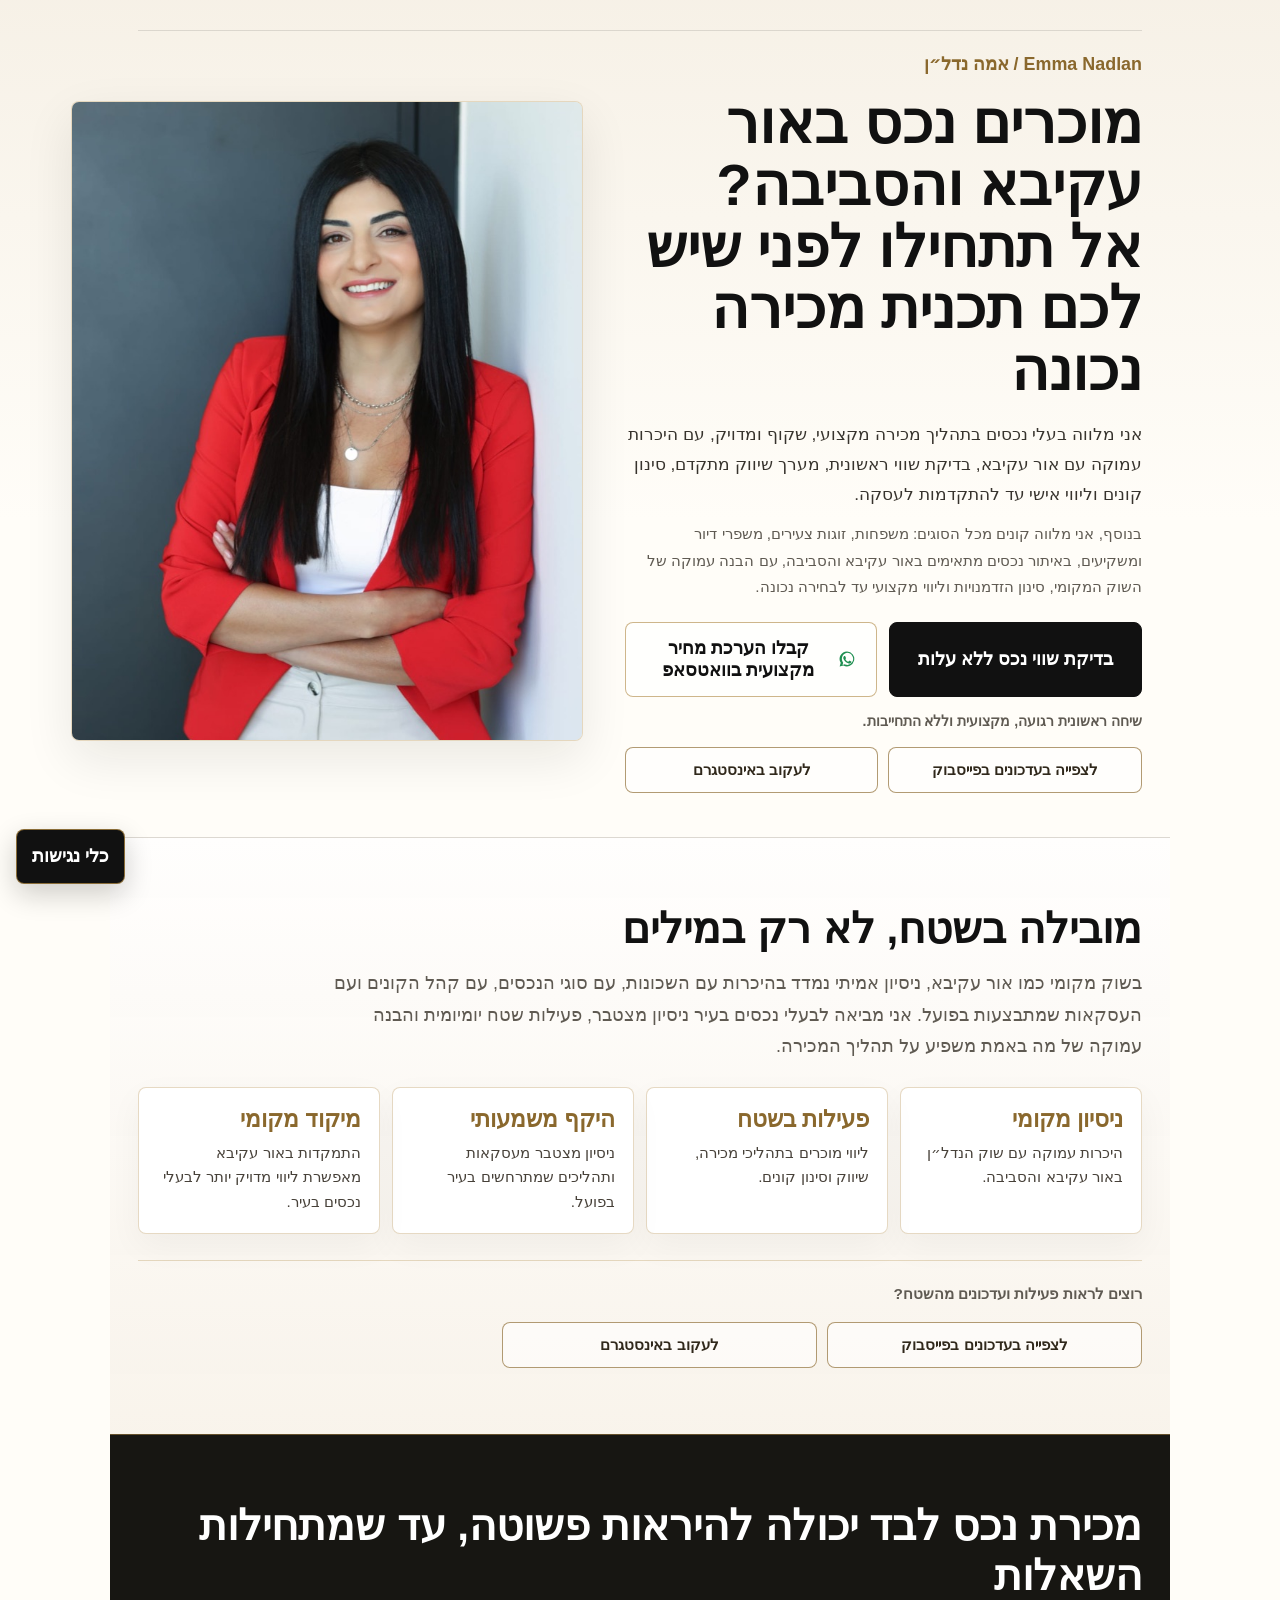
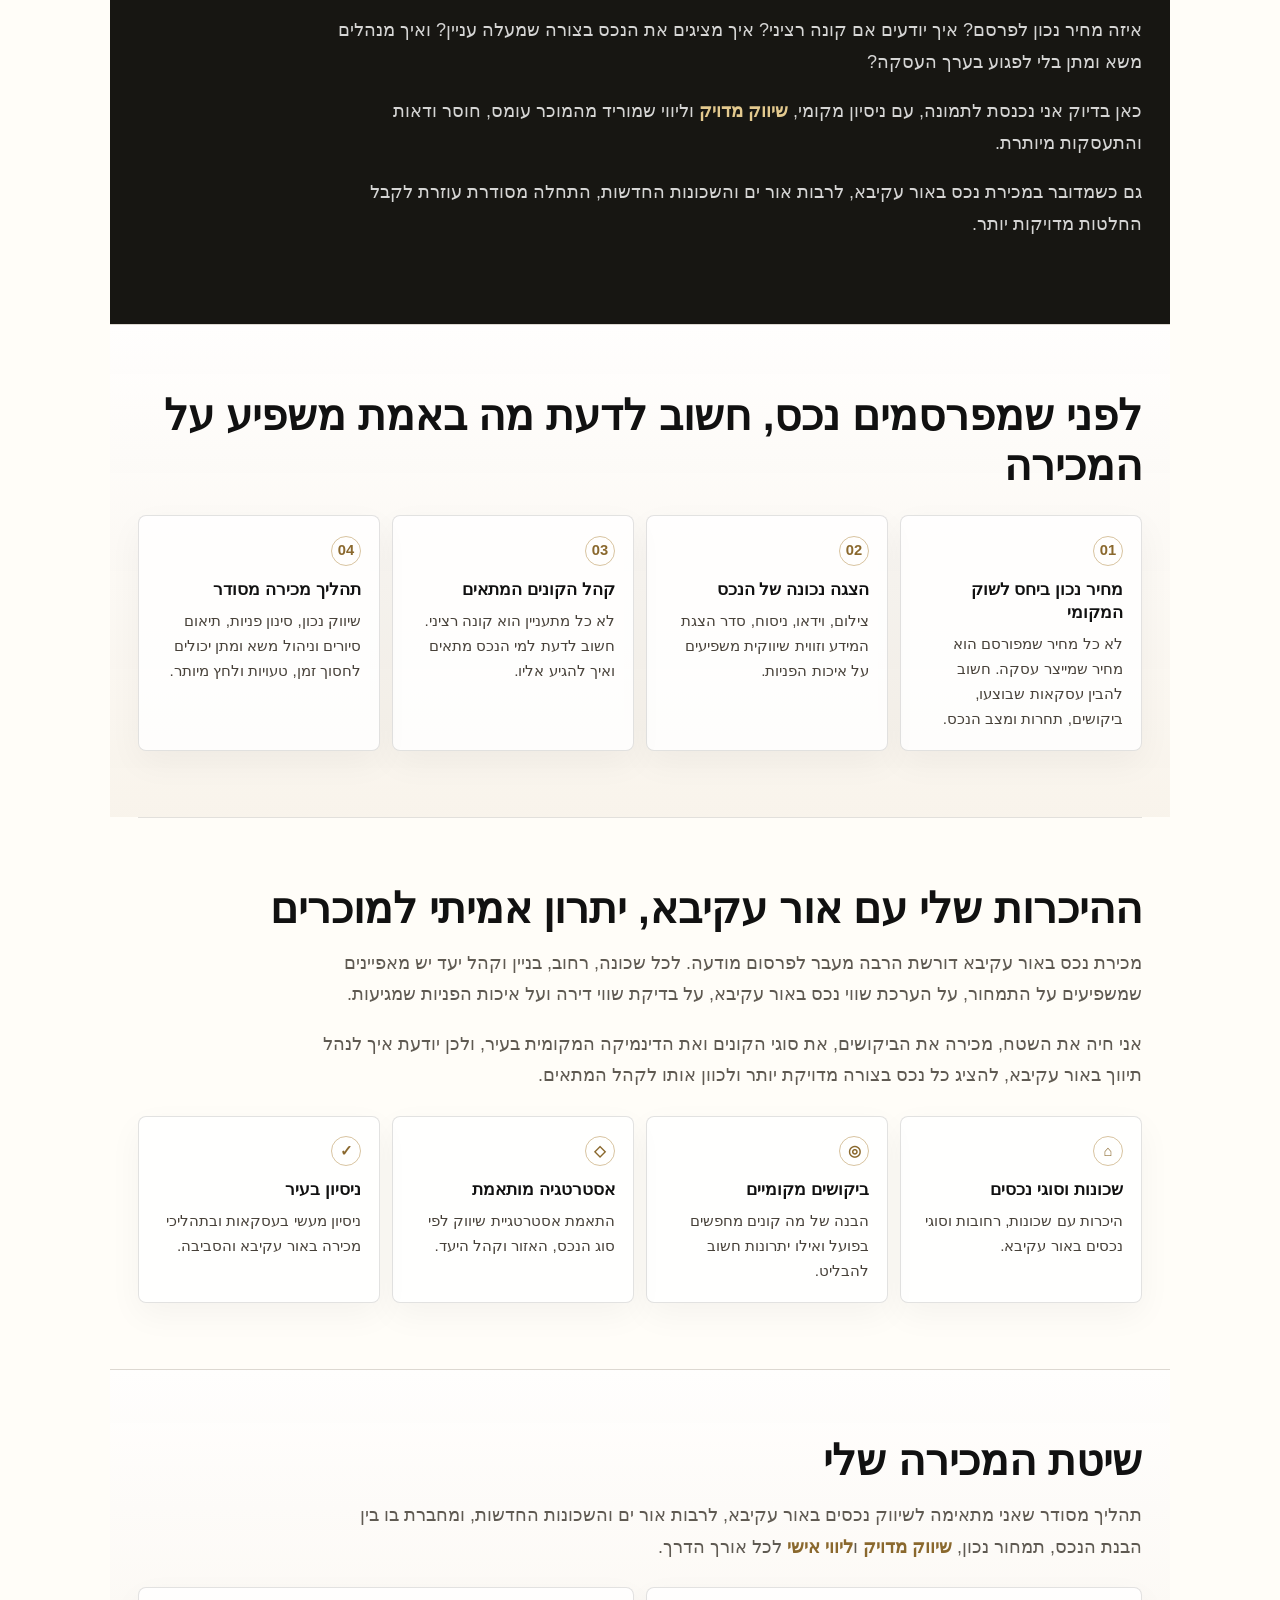
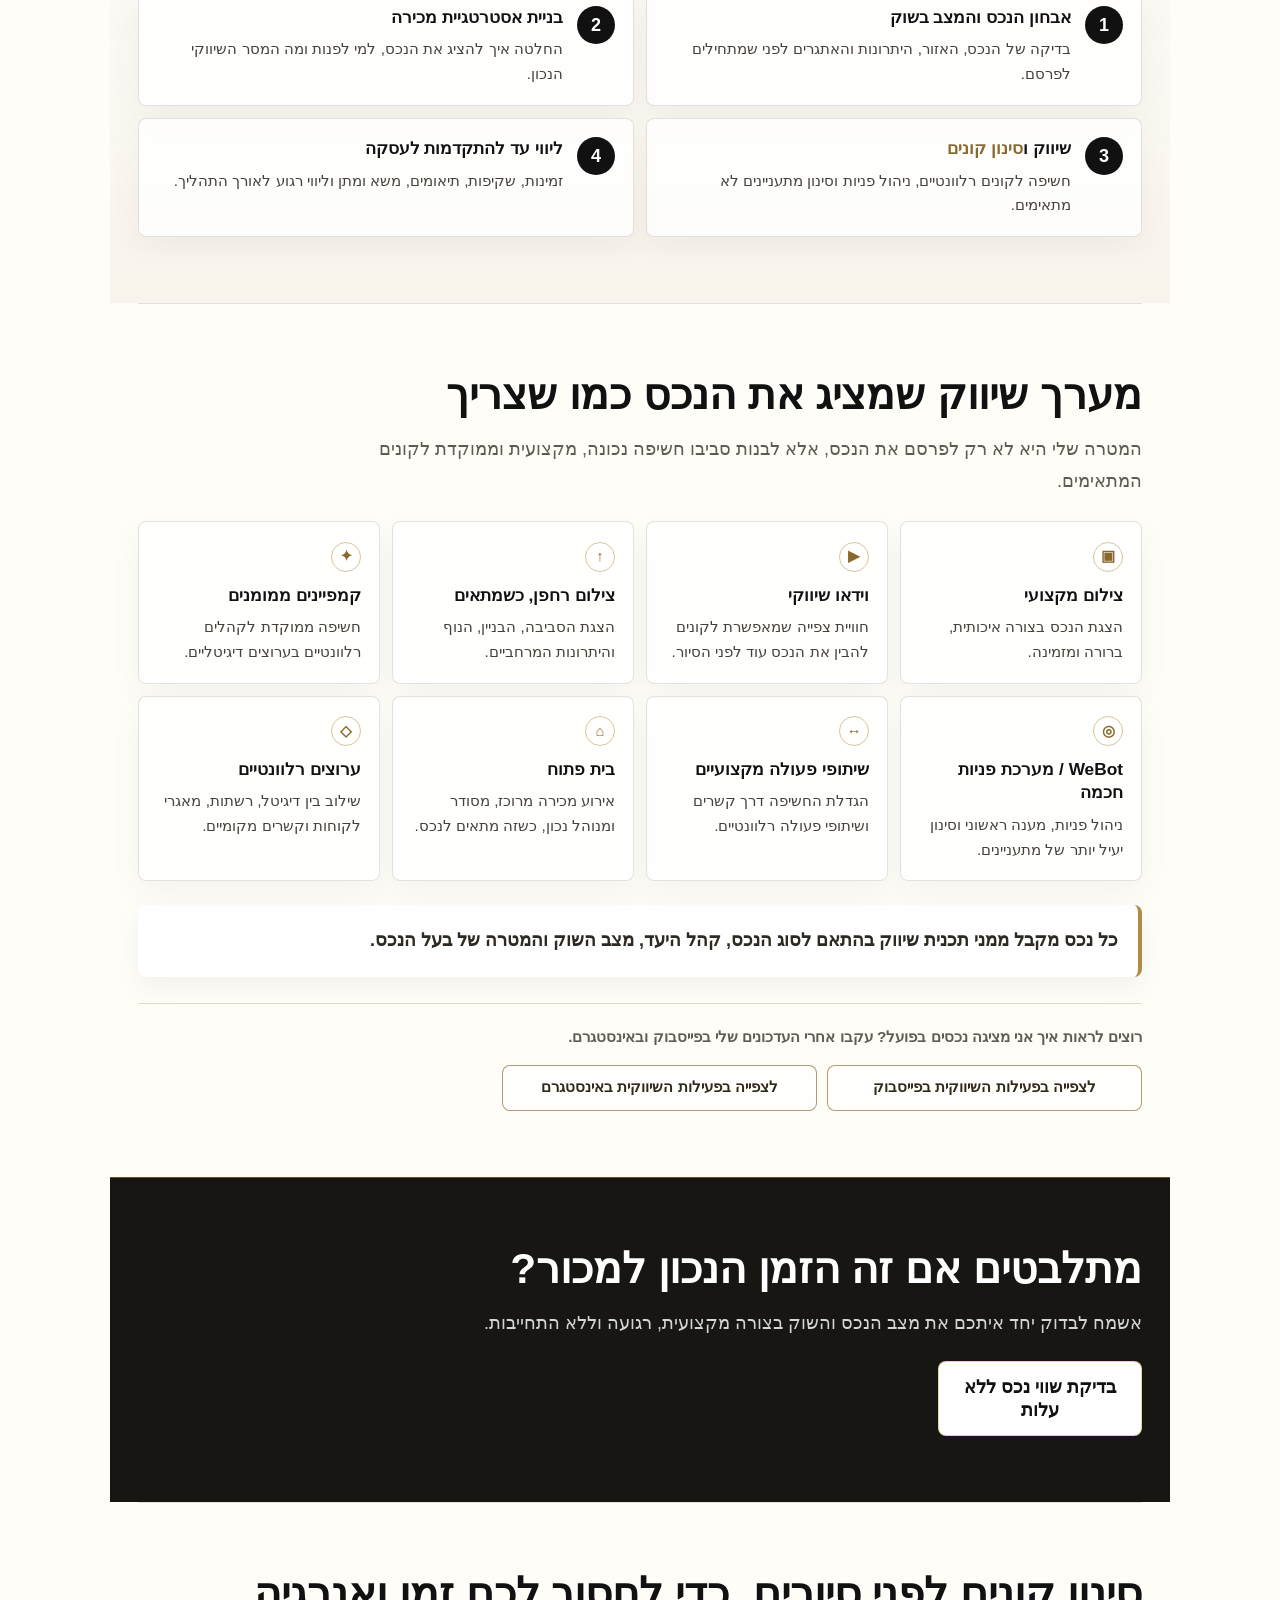
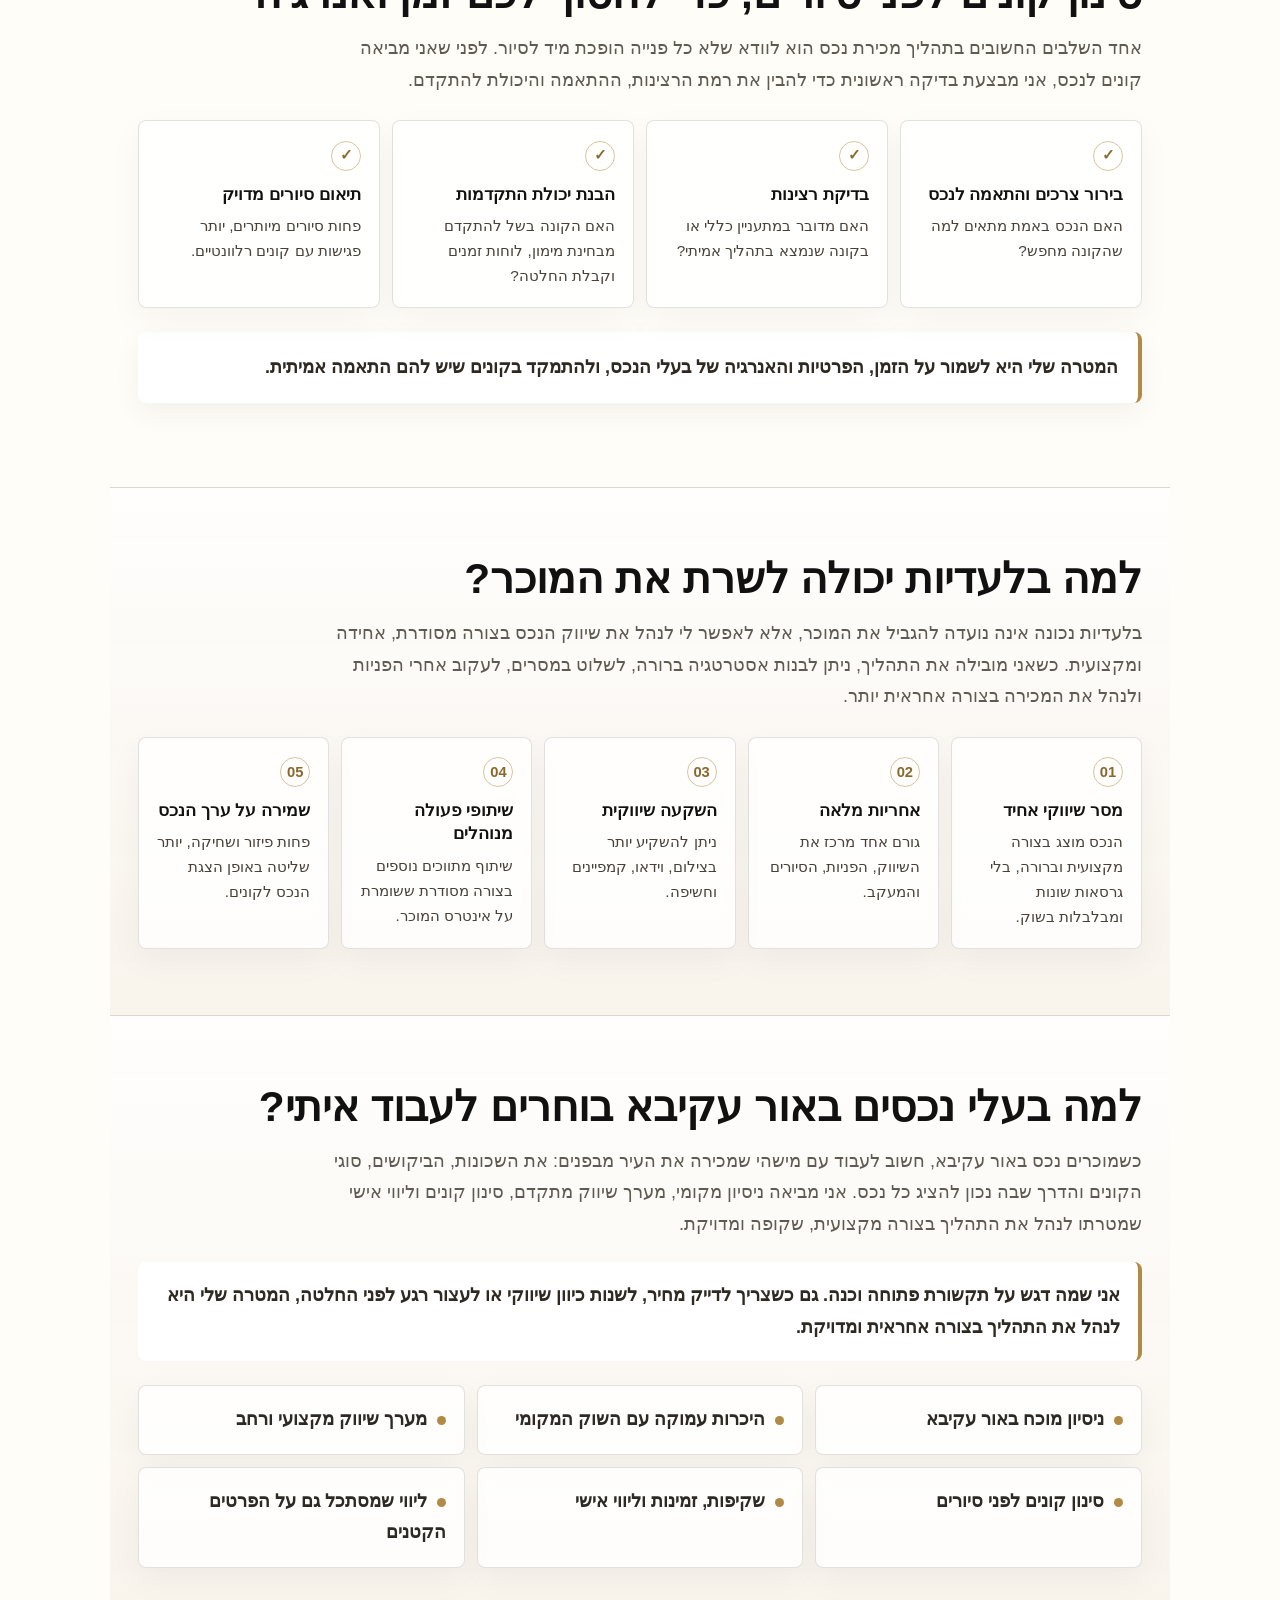
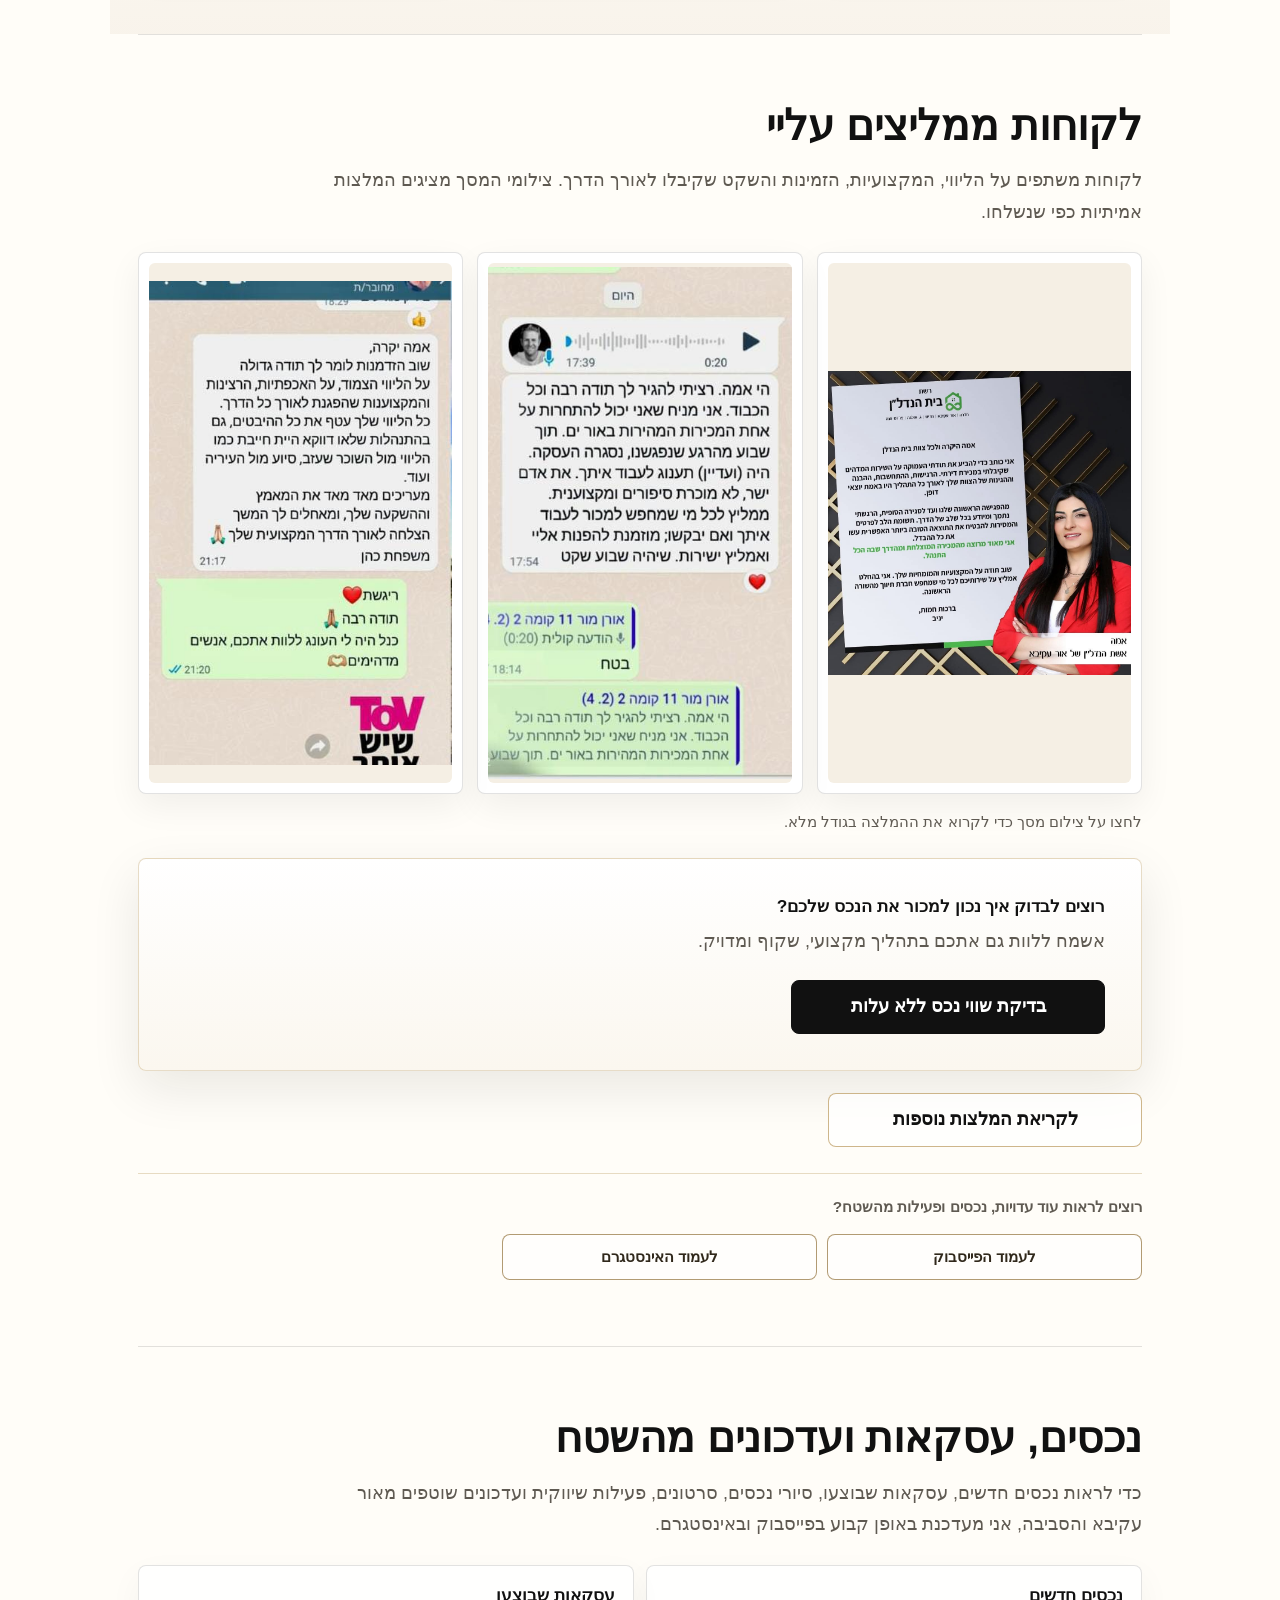
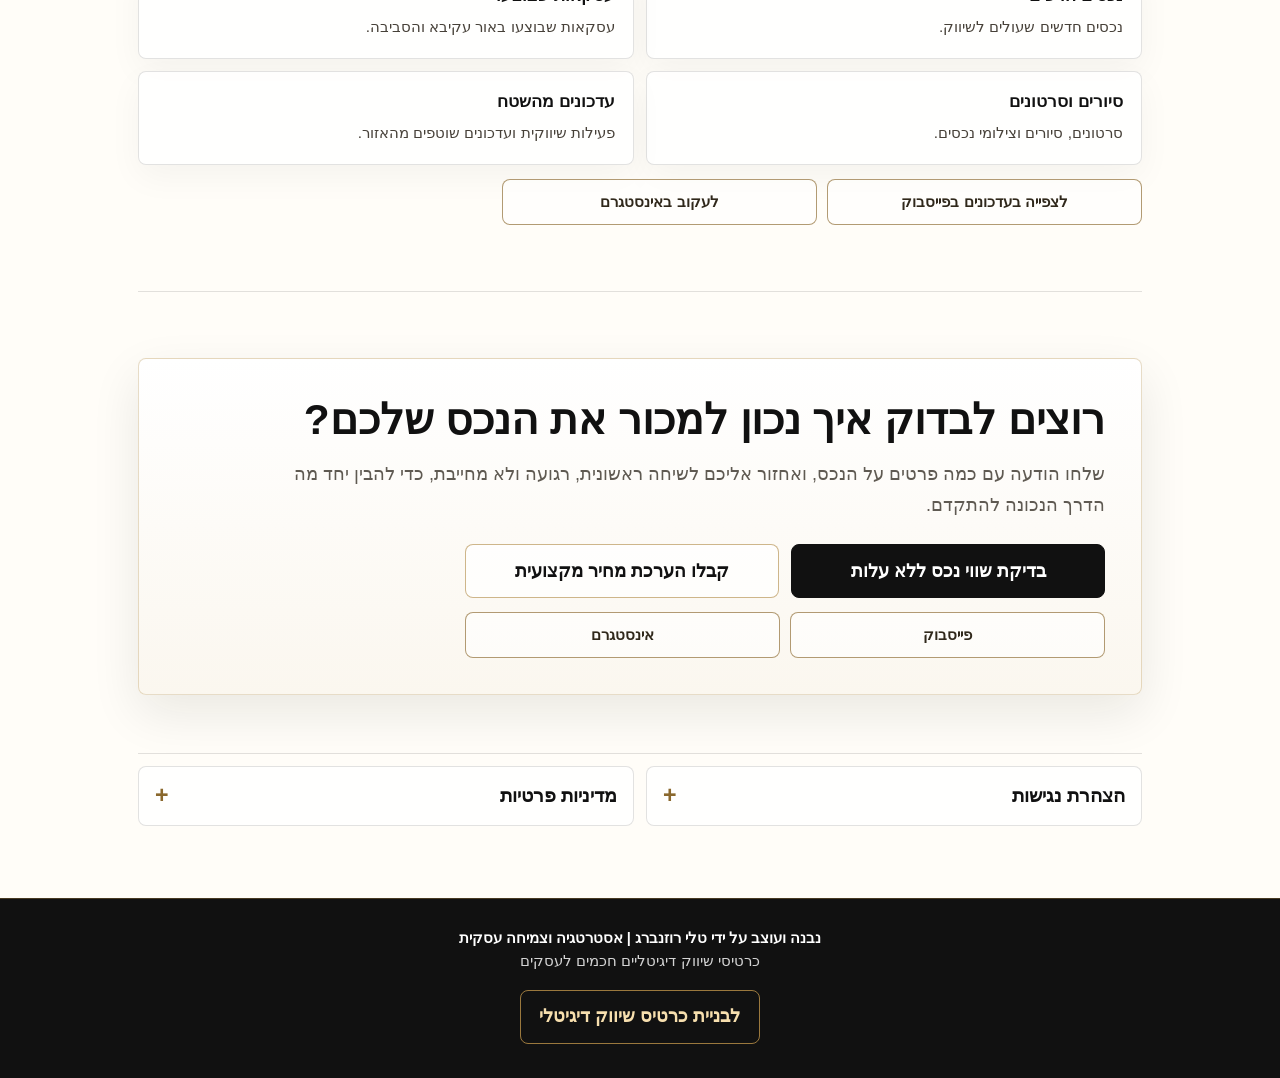
<file: files-mentioned-by-the-user-whatsapp/index.html>
<!doctype html>
<html lang="he" dir="rtl">
<head>
  <meta charset="utf-8">
  <meta name="viewport" content="width=device-width, initial-scale=1">
  <title>אמה נדל״ן | מכירת נכסים באור עקיבא והסביבה</title>
  <meta name="description" content="אמה נדל״ן מלווה בעלי נכסים באור עקיבא והסביבה בתהליך מכירת נכס מקצועי, שקוף ומדויק, עם היכרות עמוקה עם השוק המקומי, מערך שיווק מתקדם, סינון קונים וליווי אישי.">
  <meta name="robots" content="index, follow">

  <!-- TODO: update canonical URL after final domain is connected -->
  <link rel="canonical" href="https://example.com/emma-nadlan">

  <meta property="og:title" content="אמה נדל״ן | מכירת נכסים באור עקיבא והסביבה">
  <meta property="og:description" content="אמה נדל״ן מלווה בעלי נכסים באור עקיבא והסביבה עם ניסיון מקומי, מערך שיווק מתקדם, סינון קונים וליווי אישי בתהליך המכירה.">
  <meta property="og:image" content="https://example.com/assets/emma-nadlan-profile.jpg">
  <meta property="og:url" content="https://example.com/emma-nadlan">
  <meta property="og:type" content="website">

  <meta name="twitter:card" content="summary_large_image">
  <meta name="twitter:title" content="אמה נדל״ן | מכירת נכסים באור עקיבא והסביבה">
  <meta name="twitter:description" content="מוכרים נכס באור עקיבא והסביבה? אמה נדל״ן מציעה בדיקת שווי ראשונית, שיווק מקצועי, סינון קונים וליווי אישי.">
  <meta name="twitter:image" content="https://example.com/assets/emma-nadlan-profile.jpg">
  <link rel="stylesheet" href="style.css">

  <script type="application/ld+json">
    {
      "@context": "https://schema.org",
      "@type": "ProfessionalService",
      "name": "אמה נדל״ן",
      "description": "תיווך ושיווק נדל״ן לבעלי נכסים באור עקיבא והסביבה",
      "areaServed": "אור עקיבא והסביבה",
      "telephone": "+972509560065",
      "url": "https://example.com/emma-nadlan",
      "sameAs": [
        "https://www.facebook.com/profile.php?id=61585982739040",
        "https://www.instagram.com/emmanadlan"
      ],
      "serviceType": "תיווך נדל״ן, מכירת נכסים, שיווק נכסים, הערכת שווי נכס, ליווי מוכרי דירות"
    }
  </script>
</head>
<body>
  <a class="skip-link" href="#main-content">דילוג לתוכן המרכזי</a>

  <main class="page" id="main-content">
    <section class="hero" aria-labelledby="hero-title">
      <div class="hero-content">
        <p class="brand-kicker">Emma Nadlan / אמה נדל״ן</p>
        <h1 id="hero-title">מוכרים נכס באור עקיבא והסביבה?<br>אל תתחילו לפני שיש לכם תכנית מכירה נכונה</h1>
        <p class="lead">אני מלווה בעלי נכסים בתהליך מכירה מקצועי, שקוף ומדויק, עם היכרות עמוקה עם אור עקיבא, בדיקת שווי ראשונית, מערך שיווק מתקדם, סינון קונים וליווי אישי עד להתקדמות לעסקה.</p>
        <p class="lead-secondary">בנוסף, אני מלווה קונים מכל הסוגים: משפחות, זוגות צעירים, משפרי דיור ומשקיעים, באיתור נכסים מתאימים באור עקיבא והסביבה, עם הבנה עמוקה של השוק המקומי, סינון הזדמנויות וליווי מקצועי עד לבחירה נכונה.</p>
        <div class="actions" aria-label="פעולות ראשיות">
          <a class="button button-primary" href="https://wa.me/972509560065?text=שלום%20אמה,%20אני%20רוצה%20בדיקת%20שווי%20נכס%20ללא%20עלות" target="_blank" rel="noopener noreferrer" aria-label="בדיקת שווי נכס ללא עלות בוואטסאפ">
            בדיקת שווי נכס ללא עלות
          </a>
          <a class="button button-secondary" href="https://wa.me/972509560065?text=שלום%20אמה,%20אני%20רוצה%20לקבל%20הערכת%20מחיר%20מקצועית%20לנכס" target="_blank" rel="noopener noreferrer" aria-label="קבלת הערכת מחיר מקצועית בוואטסאפ">
            <svg class="button-icon" viewBox="0 0 24 24" aria-hidden="true" focusable="false">
              <path fill="currentColor" d="M12.04 2a9.9 9.9 0 0 0-8.42 15.12L2.2 22l5.02-1.32A9.9 9.9 0 1 0 12.04 2Zm0 1.78a8.12 8.12 0 0 1 6.94 12.34 8.12 8.12 0 0 1-9.58 3.08l-.34-.14-2.98.78.8-2.9-.18-.36a8.12 8.12 0 0 1 5.34-12.8Zm-3.35 4.3c-.18 0-.46.07-.7.33-.24.27-.92.9-.92 2.2 0 1.29.94 2.54 1.07 2.72.13.18 1.84 2.9 4.5 3.95 2.2.87 2.66.7 3.14.66.48-.04 1.55-.63 1.77-1.24.22-.61.22-1.13.15-1.24-.06-.11-.24-.18-.5-.31-.26-.13-1.55-.76-1.79-.85-.24-.09-.42-.13-.59.13-.18.26-.68.85-.83 1.02-.15.18-.31.2-.57.07-.26-.13-1.1-.41-2.1-1.3-.78-.69-1.3-1.54-1.45-1.8-.15-.26-.02-.4.11-.53.12-.11.26-.31.39-.46.13-.15.17-.26.26-.44.09-.18.04-.33-.02-.46-.07-.13-.59-1.42-.81-1.95-.21-.51-.43-.44-.59-.45h-.5Z"/>
            </svg>
            קבלו הערכת מחיר מקצועית בוואטסאפ
          </a>
        </div>
        <p class="microcopy">שיחה ראשונית רגועה, מקצועית וללא התחייבות.</p>
        <div class="social-actions" aria-label="עדכונים ברשתות החברתיות">
          <a class="button button-social" href="https://www.facebook.com/profile.php?id=61585982739040&amp;rdid=2yp4rLW6xV2epCRp&amp;share_url=https%3A%2F%2Fwww.facebook.com%2Fshare%2F1Chv8i3GEX%2F%3Fref%3D1" target="_blank" rel="noopener noreferrer" aria-label="מעבר לעמוד הפייסבוק של אמה נדל״ן">
            לצפייה בעדכונים בפייסבוק
          </a>
          <a class="button button-social" href="https://www.instagram.com/emmanadlan?igsh=MTdraGNrdXloaXloaQ%3D%3D" target="_blank" rel="noopener noreferrer" aria-label="מעבר לעמוד האינסטגרם של אמה נדל״ן">
            לעקוב באינסטגרם
          </a>
        </div>
      </div>
      <div class="hero-media" aria-label="תמונה ראשית">
        <img src="assets/emma-nadlan-profile.jpg" width="711" height="1000" alt="אמה נדל״ן, ליווי בעלי נכסים במכירת דירה באור עקיבא והסביבה" fetchpriority="high">
      </div>
    </section>

    <section class="quiet-band" aria-labelledby="proof-title">
      <h2 id="proof-title">מובילה בשטח, לא רק במילים</h2>
      <p class="section-intro">בשוק מקומי כמו אור עקיבא, ניסיון אמיתי נמדד בהיכרות עם השכונות, עם סוגי הנכסים, עם קהל הקונים ועם העסקאות שמתבצעות בפועל. אני מביאה לבעלי נכסים בעיר ניסיון מצטבר, פעילות שטח יומיומית והבנה עמוקה של מה באמת משפיע על תהליך המכירה.</p>
      <!-- TODO: Verify Madlan ranking claim and attach source/screenshot before publishing -->
      <!-- TODO: Replace placeholders with verified numbers before launch -->
      <!-- TODO: Add verified completed transactions after receiving publication-approved details -->
      <!--
        Verified metrics template:
        <article class="proof-card"><strong>[מספר]</strong><p>עסקאות שבוצעו</p></article>
        <article class="proof-card"><strong>[מספר]</strong><p>שנות פעילות באזור</p></article>
        <article class="proof-card"><strong>[מספר]</strong><p>נכסים ששווקו</p></article>
      -->
      <div class="proof-cards">
        <article class="proof-card">
          <strong>ניסיון מקומי</strong>
          <p>היכרות עמוקה עם שוק הנדל״ן באור עקיבא והסביבה.</p>
        </article>
        <article class="proof-card">
          <strong>פעילות בשטח</strong>
          <p>ליווי מוכרים בתהליכי מכירה, שיווק וסינון קונים.</p>
        </article>
        <article class="proof-card">
          <strong>היקף משמעותי</strong>
          <p>ניסיון מצטבר מעסקאות ותהליכים שמתרחשים בעיר בפועל.</p>
        </article>
        <article class="proof-card">
          <strong>מיקוד מקומי</strong>
          <p>התמקדות באור עקיבא מאפשרת ליווי מדויק יותר לבעלי נכסים בעיר.</p>
        </article>
      </div>
      <div class="social-cta">
        <p class="social-prompt">רוצים לראות פעילות ועדכונים מהשטח?</p>
        <div class="social-actions">
          <a class="button button-social" href="https://www.facebook.com/profile.php?id=61585982739040&amp;rdid=2yp4rLW6xV2epCRp&amp;share_url=https%3A%2F%2Fwww.facebook.com%2Fshare%2F1Chv8i3GEX%2F%3Fref%3D1" target="_blank" rel="noopener noreferrer" aria-label="מעבר לעמוד הפייסבוק של אמה נדל״ן">
            לצפייה בעדכונים בפייסבוק
          </a>
          <a class="button button-social" href="https://www.instagram.com/emmanadlan?igsh=MTdraGNrdXloaXloaQ%3D%3D" target="_blank" rel="noopener noreferrer" aria-label="מעבר לעמוד האינסטגרם של אמה נדל״ן">
            לעקוב באינסטגרם
          </a>
        </div>
      </div>
    </section>

    <section class="dark-band" aria-labelledby="questions-title">
      <h2 id="questions-title">מכירת נכס לבד יכולה להיראות פשוטה, עד שמתחילות השאלות</h2>
      <p class="section-intro">איזה מחיר נכון לפרסם? איך יודעים אם קונה רציני? איך מציגים את הנכס בצורה שמעלה עניין? ואיך מנהלים משא ומתן בלי לפגוע בערך העסקה?</p>
      <p class="section-intro">כאן בדיוק אני נכנסת לתמונה, עם ניסיון מקומי, <span class="gold-text">שיווק מדויק</span> וליווי שמוריד מהמוכר עומס, חוסר ודאות והתעסקות מיותרת.</p>
      <p class="section-intro">גם כשמדובר במכירת נכס באור עקיבא, לרבות אור ים והשכונות החדשות, התחלה מסודרת עוזרת לקבל החלטות מדויקות יותר.</p>
    </section>

    <section class="quiet-band" aria-labelledby="checks-title">
      <h2 id="checks-title">לפני שמפרסמים נכס, חשוב לדעת מה באמת משפיע על המכירה</h2>
      <div class="insight-cards">
        <article class="insight-card">
          <span class="mini-icon" aria-hidden="true">01</span>
          <h3>מחיר נכון ביחס לשוק המקומי</h3>
          <p>לא כל מחיר שמפורסם הוא מחיר שמייצר עסקה. חשוב להבין עסקאות שבוצעו, ביקושים, תחרות ומצב הנכס.</p>
        </article>
        <article class="insight-card">
          <span class="mini-icon" aria-hidden="true">02</span>
          <h3>הצגה נכונה של הנכס</h3>
          <p>צילום, וידאו, ניסוח, סדר הצגת המידע וזווית שיווקית משפיעים על איכות הפניות.</p>
        </article>
        <article class="insight-card">
          <span class="mini-icon" aria-hidden="true">03</span>
          <h3>קהל הקונים המתאים</h3>
          <p>לא כל מתעניין הוא קונה רציני. חשוב לדעת למי הנכס מתאים ואיך להגיע אליו.</p>
        </article>
        <article class="insight-card">
          <span class="mini-icon" aria-hidden="true">04</span>
          <h3>תהליך מכירה מסודר</h3>
          <p>שיווק נכון, סינון פניות, תיאום סיורים וניהול משא ומתן יכולים לחסוך זמן, טעויות ולחץ מיותר.</p>
        </article>
      </div>
    </section>

    <section aria-labelledby="local-title">
      <h2 id="local-title">ההיכרות שלי עם אור עקיבא, יתרון אמיתי למוכרים</h2>
      <p class="section-intro">מכירת נכס באור עקיבא דורשת הרבה מעבר לפרסום מודעה. לכל שכונה, רחוב, בניין וקהל יעד יש מאפיינים שמשפיעים על התמחור, על הערכת שווי נכס באור עקיבא, על בדיקת שווי דירה ועל איכות הפניות שמגיעות.</p>
      <p class="section-intro">אני חיה את השטח, מכירה את הביקושים, את סוגי הקונים ואת הדינמיקה המקומית בעיר, ולכן יודעת איך לנהל תיווך באור עקיבא, להציג כל נכס בצורה מדויקת יותר ולכוון אותו לקהל המתאים.</p>
      <div class="local-cards">
        <article class="local-card">
          <span class="mini-icon" aria-hidden="true">⌂</span>
          <h3>שכונות וסוגי נכסים</h3>
          <p>היכרות עם שכונות, רחובות וסוגי נכסים באור עקיבא.</p>
        </article>
        <article class="local-card">
          <span class="mini-icon" aria-hidden="true">◎</span>
          <h3>ביקושים מקומיים</h3>
          <p>הבנה של מה קונים מחפשים בפועל ואילו יתרונות חשוב להבליט.</p>
        </article>
        <article class="local-card">
          <span class="mini-icon" aria-hidden="true">◇</span>
          <h3>אסטרטגיה מותאמת</h3>
          <p>התאמת אסטרטגיית שיווק לפי סוג הנכס, האזור וקהל היעד.</p>
        </article>
        <article class="local-card">
          <span class="mini-icon" aria-hidden="true">✓</span>
          <h3>ניסיון בעיר</h3>
          <p>ניסיון מעשי בעסקאות ובתהליכי מכירה באור עקיבא והסביבה.</p>
        </article>
      </div>
    </section>

    <section class="quiet-band" aria-labelledby="method-title">
      <h2 id="method-title">שיטת המכירה שלי</h2>
      <p class="section-intro">תהליך מסודר שאני מתאימה לשיווק נכסים באור עקיבא, לרבות אור ים והשכונות החדשות, ומחברת בו בין הבנת הנכס, תמחור נכון, <span class="gold-text">שיווק מדויק</span> ו<span class="gold-text">ליווי אישי</span> לכל אורך הדרך.</p>
      <ol class="method-steps" aria-label="שלבי שיטת המכירה של אמה נדל״ן">
        <li class="method-step">
          <span class="step-number">1</span>
          <div>
            <h3>אבחון הנכס והמצב בשוק</h3>
            <p>בדיקה של הנכס, האזור, היתרונות והאתגרים לפני שמתחילים לפרסם.</p>
          </div>
        </li>
        <li class="method-step">
          <span class="step-number">2</span>
          <div>
            <h3>בניית אסטרטגיית מכירה</h3>
            <p>החלטה איך להציג את הנכס, למי לפנות ומה המסר השיווקי הנכון.</p>
          </div>
        </li>
        <li class="method-step">
          <span class="step-number">3</span>
          <div>
            <h3>שיווק ו<span class="gold-text">סינון קונים</span></h3>
            <p>חשיפה לקונים רלוונטיים, ניהול פניות וסינון מתעניינים לא מתאימים.</p>
          </div>
        </li>
        <li class="method-step">
          <span class="step-number">4</span>
          <div>
            <h3>ליווי עד להתקדמות לעסקה</h3>
            <p>זמינות, שקיפות, תיאומים, משא ומתן וליווי רגוע לאורך התהליך.</p>
          </div>
        </li>
      </ol>
    </section>

    <section aria-labelledby="marketing-title">
      <h2 id="marketing-title">מערך שיווק שמציג את הנכס כמו שצריך</h2>
      <p class="section-intro">המטרה שלי היא לא רק לפרסם את הנכס, אלא לבנות סביבו חשיפה נכונה, מקצועית וממוקדת לקונים המתאימים.</p>
      <div class="marketing-tools">
        <article class="marketing-tool">
          <span class="mini-icon" aria-hidden="true">▣</span>
          <h3>צילום מקצועי</h3>
          <p>הצגת הנכס בצורה איכותית, ברורה ומזמינה.</p>
        </article>
        <article class="marketing-tool">
          <span class="mini-icon" aria-hidden="true">▶</span>
          <h3>וידאו שיווקי</h3>
          <p>חוויית צפייה שמאפשרת לקונים להבין את הנכס עוד לפני הסיור.</p>
        </article>
        <article class="marketing-tool">
          <span class="mini-icon" aria-hidden="true">↑</span>
          <h3>צילום רחפן, כשמתאים</h3>
          <p>הצגת הסביבה, הבניין, הנוף והיתרונות המרחביים.</p>
        </article>
        <article class="marketing-tool">
          <span class="mini-icon" aria-hidden="true">✦</span>
          <h3>קמפיינים ממומנים</h3>
          <p>חשיפה ממוקדת לקהלים רלוונטיים בערוצים דיגיטליים.</p>
        </article>
        <article class="marketing-tool">
          <span class="mini-icon" aria-hidden="true">◎</span>
          <h3>WeBot / מערכת פניות חכמה</h3>
          <p>ניהול פניות, מענה ראשוני וסינון יעיל יותר של מתעניינים.</p>
        </article>
        <article class="marketing-tool">
          <span class="mini-icon" aria-hidden="true">↔</span>
          <h3>שיתופי פעולה מקצועיים</h3>
          <p>הגדלת החשיפה דרך קשרים ושיתופי פעולה רלוונטיים.</p>
        </article>
        <article class="marketing-tool">
          <span class="mini-icon" aria-hidden="true">⌂</span>
          <h3>בית פתוח</h3>
          <p>אירוע מכירה מרוכז, מסודר ומנוהל נכון, כשזה מתאים לנכס.</p>
        </article>
        <article class="marketing-tool">
          <span class="mini-icon" aria-hidden="true">◇</span>
          <h3>ערוצים רלוונטיים</h3>
          <p>שילוב בין דיגיטל, רשתות, מאגרי לקוחות וקשרים מקומיים.</p>
        </article>
      </div>
      <p class="emphasis">כל נכס מקבל ממני תכנית שיווק בהתאם לסוג הנכס, קהל היעד, מצב השוק והמטרה של בעל הנכס.</p>
      <div class="social-cta">
        <p class="social-prompt">רוצים לראות איך אני מציגה נכסים בפועל? עקבו אחרי העדכונים שלי בפייסבוק ובאינסטגרם.</p>
        <div class="social-actions">
          <a class="button button-social" href="https://www.facebook.com/profile.php?id=61585982739040&amp;rdid=2yp4rLW6xV2epCRp&amp;share_url=https%3A%2F%2Fwww.facebook.com%2Fshare%2F1Chv8i3GEX%2F%3Fref%3D1" target="_blank" rel="noopener noreferrer" aria-label="מעבר לעמוד הפייסבוק של אמה נדל״ן">
            לצפייה בפעילות השיווקית בפייסבוק
          </a>
          <a class="button button-social" href="https://www.instagram.com/emmanadlan?igsh=MTdraGNrdXloaXloaQ%3D%3D" target="_blank" rel="noopener noreferrer" aria-label="מעבר לעמוד האינסטגרם של אמה נדל״ן">
            לצפייה בפעילות השיווקית באינסטגרם
          </a>
        </div>
      </div>
    </section>

    <section class="dark-band mid-cta" aria-labelledby="mid-cta-title">
      <h2 id="mid-cta-title">מתלבטים אם זה הזמן הנכון למכור?</h2>
      <p class="section-intro">אשמח לבדוק יחד איתכם את מצב הנכס והשוק בצורה מקצועית, רגועה וללא התחייבות.</p>
      <div class="actions">
        <a class="button" href="https://wa.me/972509560065?text=שלום%20אמה,%20אני%20רוצה%20בדיקת%20שווי%20נכס%20ללא%20עלות" target="_blank" rel="noopener noreferrer" aria-label="בדיקת שווי נכס ללא עלות בוואטסאפ">
          בדיקת שווי נכס ללא עלות
        </a>
      </div>
    </section>

    <section aria-labelledby="screening-title">
      <h2 id="screening-title">סינון קונים לפני סיורים, כדי לחסוך לכם זמן ואנרגיה</h2>
      <p class="section-intro">אחד השלבים החשובים בתהליך מכירת נכס הוא לוודא שלא כל פנייה הופכת מיד לסיור. לפני שאני מביאה קונים לנכס, אני מבצעת בדיקה ראשונית כדי להבין את רמת הרצינות, ההתאמה והיכולת להתקדם.</p>
      <div class="screening-cards">
        <article class="screening-card">
          <span class="mini-icon" aria-hidden="true">✓</span>
          <h3>בירור צרכים והתאמה לנכס</h3>
          <p>האם הנכס באמת מתאים למה שהקונה מחפש?</p>
        </article>
        <article class="screening-card">
          <span class="mini-icon" aria-hidden="true">✓</span>
          <h3>בדיקת רצינות</h3>
          <p>האם מדובר במתעניין כללי או בקונה שנמצא בתהליך אמיתי?</p>
        </article>
        <article class="screening-card">
          <span class="mini-icon" aria-hidden="true">✓</span>
          <h3>הבנת יכולת התקדמות</h3>
          <p>האם הקונה בשל להתקדם מבחינת מימון, לוחות זמנים וקבלת החלטה?</p>
        </article>
        <article class="screening-card">
          <span class="mini-icon" aria-hidden="true">✓</span>
          <h3>תיאום סיורים מדויק</h3>
          <p>פחות סיורים מיותרים, יותר פגישות עם קונים רלוונטיים.</p>
        </article>
      </div>
      <p class="emphasis">המטרה שלי היא לשמור על הזמן, הפרטיות והאנרגיה של בעלי הנכס, ולהתמקד בקונים שיש להם התאמה אמיתית.</p>
    </section>

    <section class="quiet-band" aria-labelledby="exclusive-title">
      <h2 id="exclusive-title">למה בלעדיות יכולה לשרת את המוכר?</h2>
      <p class="section-intro">בלעדיות נכונה אינה נועדה להגביל את המוכר, אלא לאפשר לי לנהל את שיווק הנכס בצורה מסודרת, אחידה ומקצועית. כשאני מובילה את התהליך, ניתן לבנות אסטרטגיה ברורה, לשלוט במסרים, לעקוב אחרי הפניות ולנהל את המכירה בצורה אחראית יותר.</p>
      <div class="exclusive-cards">
        <article class="exclusive-card">
          <span class="mini-icon" aria-hidden="true">01</span>
          <h3>מסר שיווקי אחיד</h3>
          <p>הנכס מוצג בצורה מקצועית וברורה, בלי גרסאות שונות ומבלבלות בשוק.</p>
        </article>
        <article class="exclusive-card">
          <span class="mini-icon" aria-hidden="true">02</span>
          <h3>אחריות מלאה</h3>
          <p>גורם אחד מרכז את השיווק, הפניות, הסיורים והמעקב.</p>
        </article>
        <article class="exclusive-card">
          <span class="mini-icon" aria-hidden="true">03</span>
          <h3>השקעה שיווקית</h3>
          <p>ניתן להשקיע יותר בצילום, וידאו, קמפיינים וחשיפה.</p>
        </article>
        <article class="exclusive-card">
          <span class="mini-icon" aria-hidden="true">04</span>
          <h3>שיתופי פעולה מנוהלים</h3>
          <p>שיתוף מתווכים נוספים בצורה מסודרת ששומרת על אינטרס המוכר.</p>
        </article>
        <article class="exclusive-card">
          <span class="mini-icon" aria-hidden="true">05</span>
          <h3>שמירה על ערך הנכס</h3>
          <p>פחות פיזור ושחיקה, יותר שליטה באופן הצגת הנכס לקונים.</p>
        </article>
      </div>
    </section>

    <section class="quiet-band" aria-labelledby="why-title">
      <h2 id="why-title">למה בעלי נכסים באור עקיבא בוחרים לעבוד איתי?</h2>
      <p class="section-intro">כשמוכרים נכס באור עקיבא, חשוב לעבוד עם מישהי שמכירה את העיר מבפנים: את השכונות, הביקושים, סוגי הקונים והדרך שבה נכון להציג כל נכס. אני מביאה ניסיון מקומי, מערך שיווק מתקדם, סינון קונים וליווי אישי שמטרתו לנהל את התהליך בצורה מקצועית, שקופה ומדויקת.</p>
      <p class="trust-note">אני שמה דגש על תקשורת פתוחה וכנה. גם כשצריך לדייק מחיר, לשנות כיוון שיווקי או לעצור רגע לפני החלטה, המטרה שלי היא לנהל את התהליך בצורה אחראית ומדויקת.</p>
      <ul class="values" aria-label="ערכים מרכזיים">
        <li class="value">ניסיון מוכח באור עקיבא</li>
        <li class="value">היכרות עמוקה עם השוק המקומי</li>
        <li class="value">מערך שיווק מקצועי ורחב</li>
        <li class="value">סינון קונים לפני סיורים</li>
        <li class="value">שקיפות, זמינות וליווי אישי</li>
        <li class="value">ליווי שמסתכל גם על הפרטים הקטנים</li>
      </ul>
    </section>

    <section aria-labelledby="recommendations-title">
      <h2 id="recommendations-title">לקוחות ממליצים עליי</h2>
      <p class="section-intro">לקוחות משתפים על הליווי, המקצועיות, הזמינות והשקט שקיבלו לאורך הדרך. צילומי המסך מציגים המלצות אמיתיות כפי שנשלחו.</p>
      <div class="testimonial-gallery">
        <article class="testimonial-shot">
          <button class="testimonial-open" type="button" data-testimonial-src="assets/testimonials/client-recommendation-letter.jpg" aria-label="פתיחת צילום מסך של מכתב המלצה על ליווי במכירת נכס">
            <img src="assets/testimonials/client-recommendation-letter.jpg" alt="צילום מסך של מכתב המלצה על אמה נדל״ן וליווי במכירת נכס" loading="lazy" decoding="async">
          </button>
        </article>
        <article class="testimonial-shot">
          <button class="testimonial-open" type="button" data-testimonial-src="assets/testimonials/client-recommendation-whatsapp-sale.jpg" aria-label="פתיחת צילום מסך של המלצה מלקוח על מכירת דירה">
            <img src="assets/testimonials/client-recommendation-whatsapp-sale.jpg" alt="צילום מסך של המלצה מלקוח על אמה נדל״ן וליווי במכירת דירה" loading="lazy" decoding="async">
          </button>
        </article>
        <article class="testimonial-shot">
          <button class="testimonial-open" type="button" data-testimonial-src="assets/testimonials/client-recommendation-whatsapp-support.jpg" aria-label="פתיחת צילום מסך של המלצה על ליווי מקצועי וזמינות">
            <img src="assets/testimonials/client-recommendation-whatsapp-support.jpg" alt="צילום מסך של המלצה על אמה נדל״ן, ליווי מקצועי וזמינות" loading="lazy" decoding="async">
          </button>
        </article>
      </div>
      <p class="gallery-note">לחצו על צילום מסך כדי לקרוא את ההמלצה בגודל מלא.</p>
      <div class="contact-panel">
        <h3>רוצים לבדוק איך נכון למכור את הנכס שלכם?</h3>
        <p class="section-intro">אשמח ללוות גם אתכם בתהליך מקצועי, שקוף ומדויק.</p>
        <div class="actions">
          <a class="button button-primary" href="https://wa.me/972509560065?text=שלום%20אמה,%20אני%20רוצה%20בדיקת%20שווי%20נכס%20ללא%20עלות" target="_blank" rel="noopener noreferrer" aria-label="בדיקת שווי נכס ללא עלות בוואטסאפ">
            בדיקת שווי נכס ללא עלות
          </a>
        </div>
      </div>
      <div class="actions">
        <a class="button button-secondary" href="recommendations.html" aria-label="לקריאת המלצות מלקוחות אמה נדל״ן">
          לקריאת המלצות נוספות
        </a>
      </div>
      <div class="social-cta">
        <p class="social-prompt">רוצים לראות עוד עדויות, נכסים ופעילות מהשטח?</p>
        <div class="social-actions">
          <a class="button button-social" href="https://www.facebook.com/profile.php?id=61585982739040&amp;rdid=2yp4rLW6xV2epCRp&amp;share_url=https%3A%2F%2Fwww.facebook.com%2Fshare%2F1Chv8i3GEX%2F%3Fref%3D1" target="_blank" rel="noopener noreferrer" aria-label="מעבר לעמוד הפייסבוק של אמה נדל״ן">
            לעמוד הפייסבוק
          </a>
          <a class="button button-social" href="https://www.instagram.com/emmanadlan?igsh=MTdraGNrdXloaXloaQ%3D%3D" target="_blank" rel="noopener noreferrer" aria-label="מעבר לעמוד האינסטגרם של אמה נדל״ן">
            לעמוד האינסטגרם
          </a>
        </div>
      </div>
    </section>

    <section aria-labelledby="updates-title">
      <h2 id="updates-title">נכסים, עסקאות ועדכונים מהשטח</h2>
      <p class="section-intro">כדי לראות נכסים חדשים, עסקאות שבוצעו, סיורי נכסים, סרטונים, פעילות שיווקית ועדכונים שוטפים מאור עקיבא והסביבה, אני מעדכנת באופן קבוע בפייסבוק ובאינסטגרם.</p>
      <ul class="activity-cards" aria-label="סוגי עדכונים ברשתות החברתיות">
        <li class="activity-card">
          <h3>נכסים חדשים</h3>
          <p>נכסים חדשים שעולים לשיווק.</p>
        </li>
        <li class="activity-card">
          <h3>עסקאות שבוצעו</h3>
          <p>עסקאות שבוצעו באור עקיבא והסביבה.</p>
        </li>
        <li class="activity-card">
          <h3>סיורים וסרטונים</h3>
          <p>סרטונים, סיורים וצילומי נכסים.</p>
        </li>
        <li class="activity-card">
          <h3>עדכונים מהשטח</h3>
          <p>פעילות שיווקית ועדכונים שוטפים מהאזור.</p>
        </li>
      </ul>
      <div class="social-actions">
        <a class="button button-social" href="https://www.facebook.com/profile.php?id=61585982739040&amp;rdid=2yp4rLW6xV2epCRp&amp;share_url=https%3A%2F%2Fwww.facebook.com%2Fshare%2F1Chv8i3GEX%2F%3Fref%3D1" target="_blank" rel="noopener noreferrer" aria-label="מעבר לעמוד הפייסבוק של אמה נדל״ן">
          לצפייה בעדכונים בפייסבוק
        </a>
        <a class="button button-social" href="https://www.instagram.com/emmanadlan?igsh=MTdraGNrdXloaXloaQ%3D%3D" target="_blank" rel="noopener noreferrer" aria-label="מעבר לעמוד האינסטגרם של אמה נדל״ן">
          לעקוב באינסטגרם
        </a>
      </div>
    </section>

    <section class="contact" aria-labelledby="contact-title">
      <div class="contact-panel">
        <h2 id="contact-title">רוצים לבדוק איך נכון למכור את הנכס שלכם?</h2>
        <p class="section-intro">שלחו הודעה עם כמה פרטים על הנכס, ואחזור אליכם לשיחה ראשונית, רגועה ולא מחייבת, כדי להבין יחד מה הדרך הנכונה להתקדם.</p>
        <div class="actions" aria-label="יצירת קשר עם אמה נדל״ן">
          <a class="button button-primary" href="https://wa.me/972509560065?text=שלום%20אמה,%20אני%20רוצה%20בדיקת%20שווי%20נכס%20ללא%20עלות" target="_blank" rel="noopener noreferrer" aria-label="בדיקת שווי נכס ללא עלות בוואטסאפ">
            בדיקת שווי נכס ללא עלות
          </a>
          <a class="button button-secondary" href="https://wa.me/972509560065?text=שלום%20אמה,%20אני%20רוצה%20לקבל%20הערכת%20מחיר%20מקצועית%20לנכס" target="_blank" rel="noopener noreferrer" aria-label="קבלת הערכת מחיר מקצועית לנכס בוואטסאפ">
            קבלו הערכת מחיר מקצועית
          </a>
        </div>
        <div class="social-actions" aria-label="עמודי אמה נדל״ן ברשתות החברתיות">
          <a class="button button-social" href="https://www.facebook.com/profile.php?id=61585982739040&amp;rdid=2yp4rLW6xV2epCRp&amp;share_url=https%3A%2F%2Fwww.facebook.com%2Fshare%2F1Chv8i3GEX%2F%3Fref%3D1" target="_blank" rel="noopener noreferrer" aria-label="מעבר לעמוד הפייסבוק של אמה נדל״ן">
            פייסבוק
          </a>
          <a class="button button-social" href="https://www.instagram.com/emmanadlan?igsh=MTdraGNrdXloaXloaQ%3D%3D" target="_blank" rel="noopener noreferrer" aria-label="מעבר לעמוד האינסטגרם של אמה נדל״ן">
            אינסטגרם
          </a>
        </div>
      </div>
    </section>

    <section class="legal" aria-label="מידע משפטי ונגישות">
      <div class="legal-grid">
        <article class="legal-item">
          <h2>
            <button class="accordion-button" type="button" aria-expanded="false" aria-controls="accessibility-statement">
              הצהרת נגישות
            </button>
          </h2>
          <div class="accordion-content" id="accessibility-statement" hidden>
            <p>נעשה מאמץ להנגיש את כרטיס השיווק הדיגיטלי כך שיהיה נוח וברור לשימוש עבור כלל הגולשים, לרבות אנשים עם מוגבלויות. הכרטיס נבנה תוך התייחסות לקריאות טקסט, ניגודיות צבעים, ניווט ברור, מבנה כותרות תקין וכפתורים נגישים.</p>
            <p>אם נתקלתם בקושי בגלישה, בקריאת התוכן או בשימוש באחד הקישורים בכרטיס, ניתן לפנות לאמה נדל״ן והנושא ייבדק ויטופל בהקדם האפשרי.</p>
            <p><strong>פרטי פנייה בנושא נגישות:</strong><br>אמה נדל״ן<br>טלפון / וואטסאפ: 050-9560065</p>
            <p><a class="legal-link" href="https://wa.me/972509560065" target="_blank" rel="noopener noreferrer" aria-label="פנייה לאמה נדל״ן בוואטסאפ בנושא נגישות">לפנייה בוואטסאפ בנושא נגישות</a></p>
          </div>
        </article>

        <article class="legal-item">
          <h2>
            <button class="accordion-button" type="button" aria-expanded="false" aria-controls="privacy-policy">
              מדיניות פרטיות
            </button>
          </h2>
          <div class="accordion-content" id="privacy-policy" hidden>
            <p>הכרטיס הדיגיטלי נועד לאפשר יצירת קשר עם אמה נדל״ן בנוגע לשירותי תיווך, שיווק נכסים וליווי בעלי נכסים בתהליך מכירה.</p>
            <p>הכרטיס אינו אוסף פרטים אישיים באופן ישיר, אלא אם המשתמש בוחר ליצור קשר באמצעות וואטסאפ, פייסבוק או קישור חיצוני אחר. במקרה כזה, המידע שנמסר מועבר בהתאם לבחירת המשתמש ובכפוף למדיניות הפרטיות של השירות החיצוני שבו נעשה שימוש.</p>
            <p>ייתכן שבכרטיס יופיעו קישורים לשירותים חיצוניים כגון וואטסאפ או פייסבוק. השימוש בשירותים אלה הוא באחריות המשתמש ובהתאם לתנאי השימוש ומדיניות הפרטיות של אותם שירותים.</p>
            <p>המידע שמתקבל בעקבות פנייה ישמש לצורך יצירת קשר, מתן מידע ראשוני, תיאום שיחה או ליווי בתהליך מכירה/קנייה של נכס, ולא יימסר לצדדים שלישיים אלא אם הדבר נדרש לצורך מתן השירות או לפי דין.</p>
            <p><strong>לשאלות בנושא פרטיות ניתן לפנות:</strong><br>אמה נדל״ן<br>טלפון / וואטסאפ: 050-9560065</p>
            <p><a class="legal-link" href="https://wa.me/972509560065" target="_blank" rel="noopener noreferrer" aria-label="פנייה לאמה נדל״ן בוואטסאפ בנושא פרטיות">לפנייה בוואטסאפ בנושא פרטיות</a></p>
          </div>
        </article>
      </div>
    </section>
  </main>

  <footer class="creator-footer">
    <p>נבנה ועוצב על ידי טלי רוזנברג | אסטרטגיה וצמיחה עסקית</p>
    <p>כרטיסי שיווק דיגיטליים חכמים לעסקים</p>
    <a href="https://wa.me/message/R774GIXF2DOGP1" target="_blank" rel="noopener noreferrer" aria-label="לבניית כרטיס שיווק דיגיטלי">
      לבניית כרטיס שיווק דיגיטלי
    </a>
  </footer>

  <div class="lightbox" id="testimonial-lightbox" role="dialog" aria-modal="true" aria-label="תצוגה מוגדלת של המלצת לקוח" hidden>
    <button class="lightbox-close" type="button" aria-label="סגירת תצוגת ההמלצה">סגירה</button>
    <img src="assets/testimonials/client-recommendation-letter.jpg" alt="תצוגה מוגדלת של המלצת לקוח על אמה נדל״ן">
  </div>

  <aside class="accessibility-widget" aria-label="כלי עזר נגישות">
    <div class="accessibility-panel" id="accessibility-panel" role="dialog" aria-labelledby="accessibility-panel-title" hidden>
      <h2 id="accessibility-panel-title">כלי נגישות</h2>
      <div class="accessibility-controls">
        <button type="button" data-accessibility-action="increase-text">הגדלת טקסט</button>
        <button type="button" data-accessibility-action="decrease-text">הקטנת טקסט</button>
        <button type="button" data-accessibility-action="high-contrast" aria-pressed="false">ניגודיות גבוהה</button>
        <button type="button" data-accessibility-action="highlight-links" aria-pressed="false">הדגשת קישורים</button>
        <button type="button" data-accessibility-action="reduce-motion" aria-pressed="false">עצירת אנימציות</button>
        <button type="button" data-accessibility-action="reset">איפוס הגדרות</button>
      </div>
    </div>
    <button class="accessibility-toggle" type="button" aria-label="כלי נגישות" aria-expanded="false" aria-controls="accessibility-panel">
      כלי נגישות
    </button>
  </aside>
  <script src="script.js" defer></script>
</body>
</html>
</file>
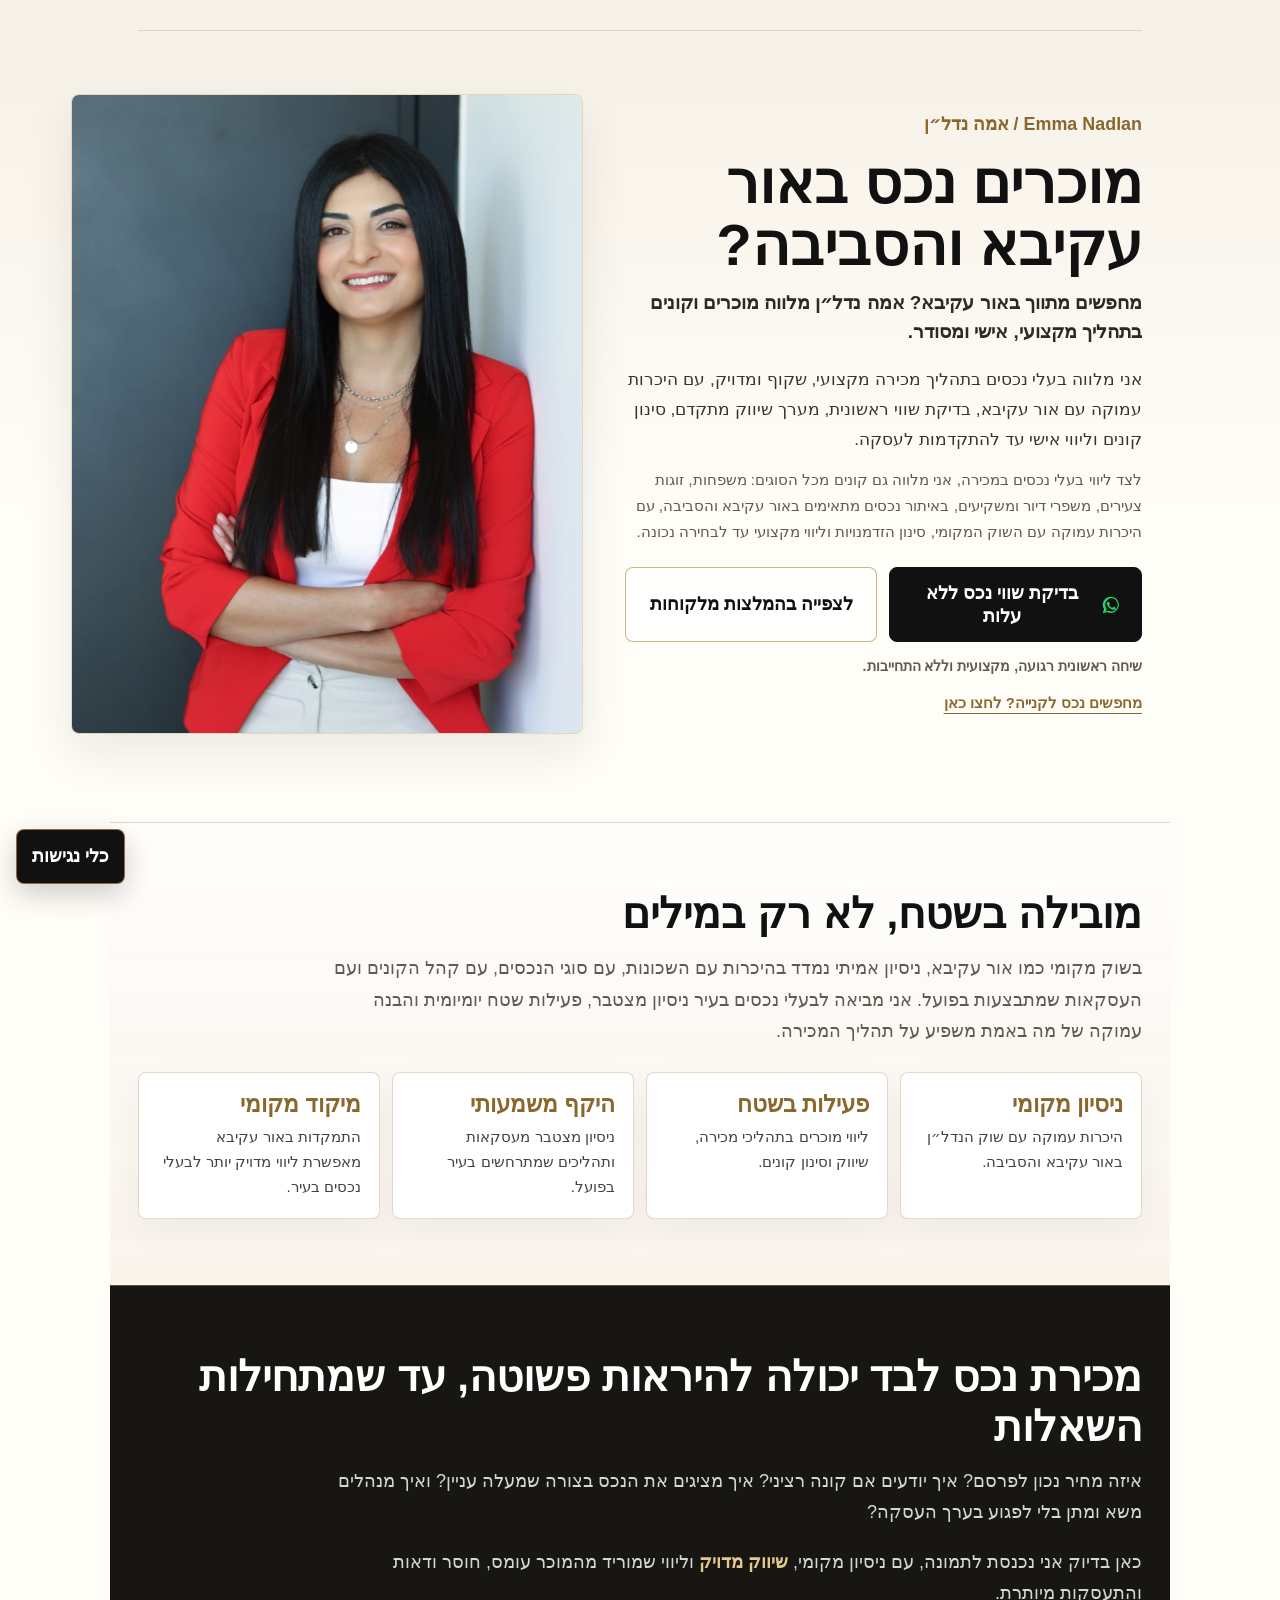
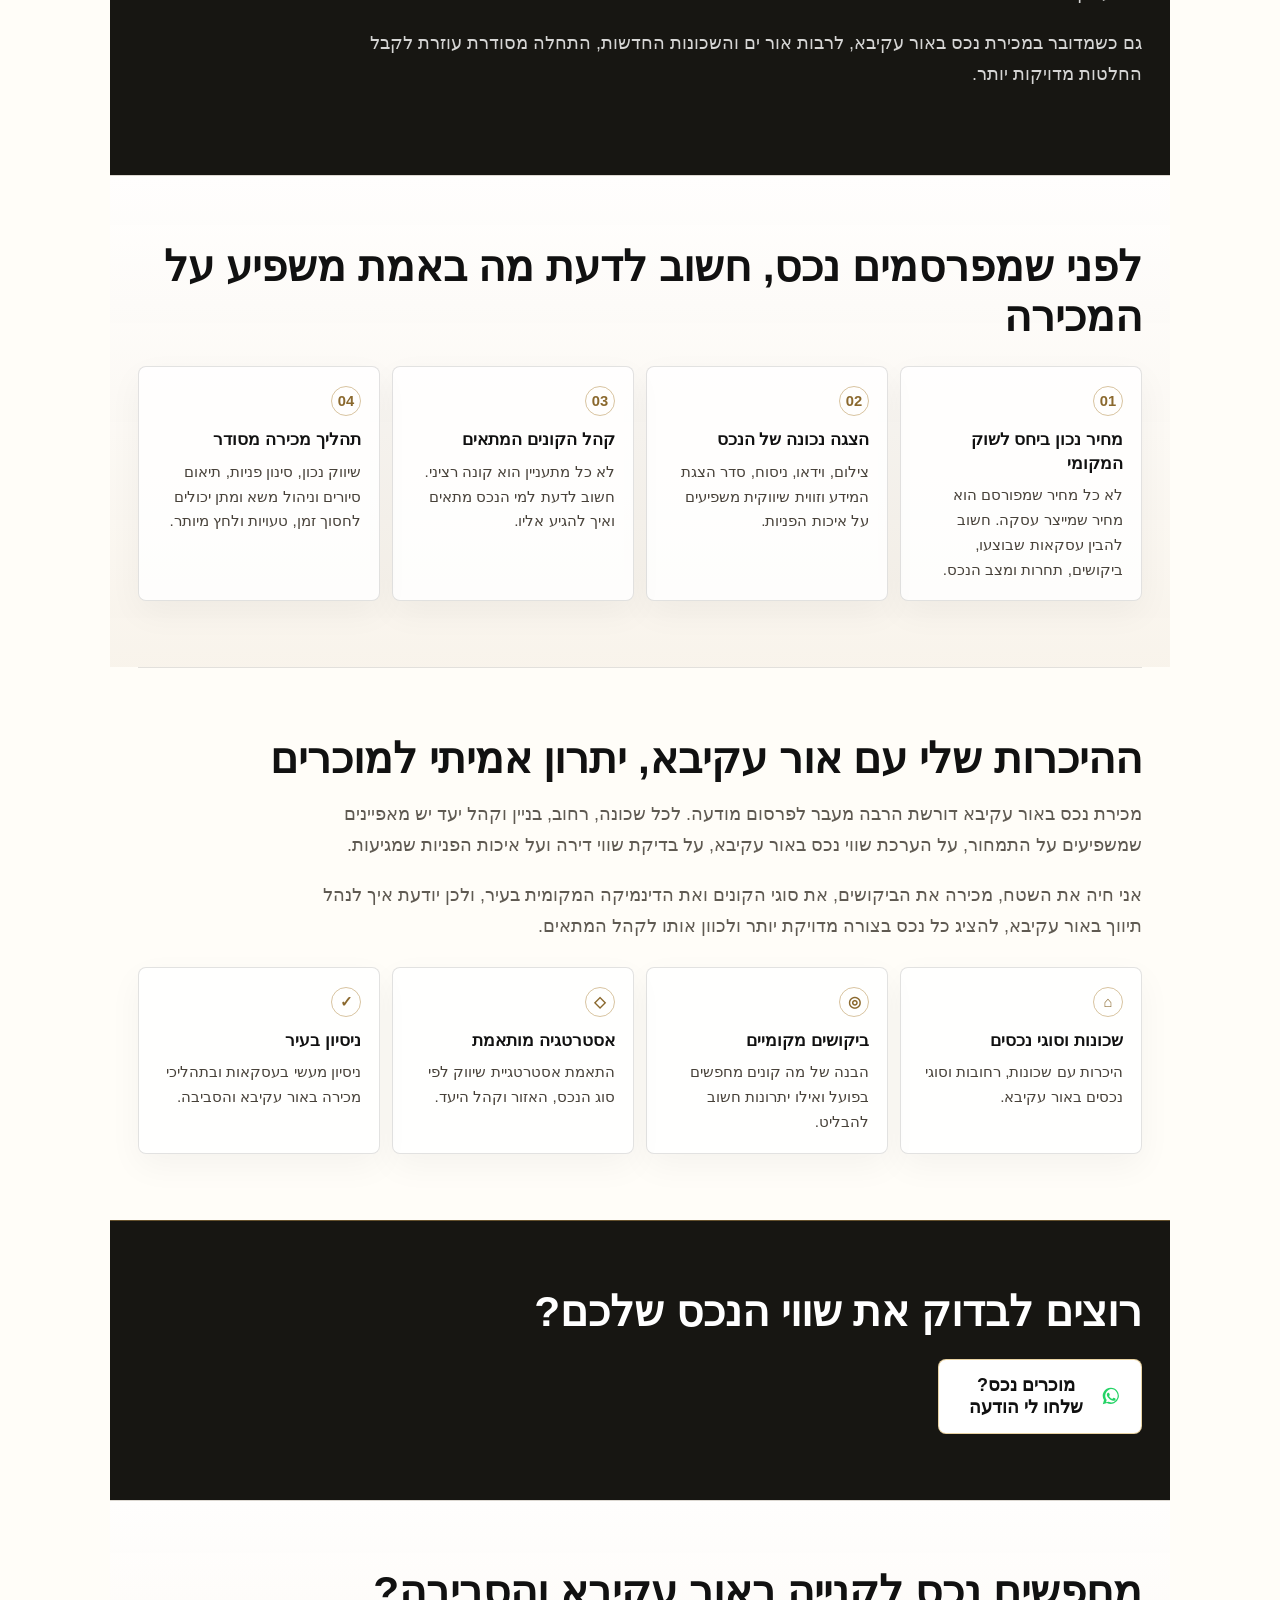
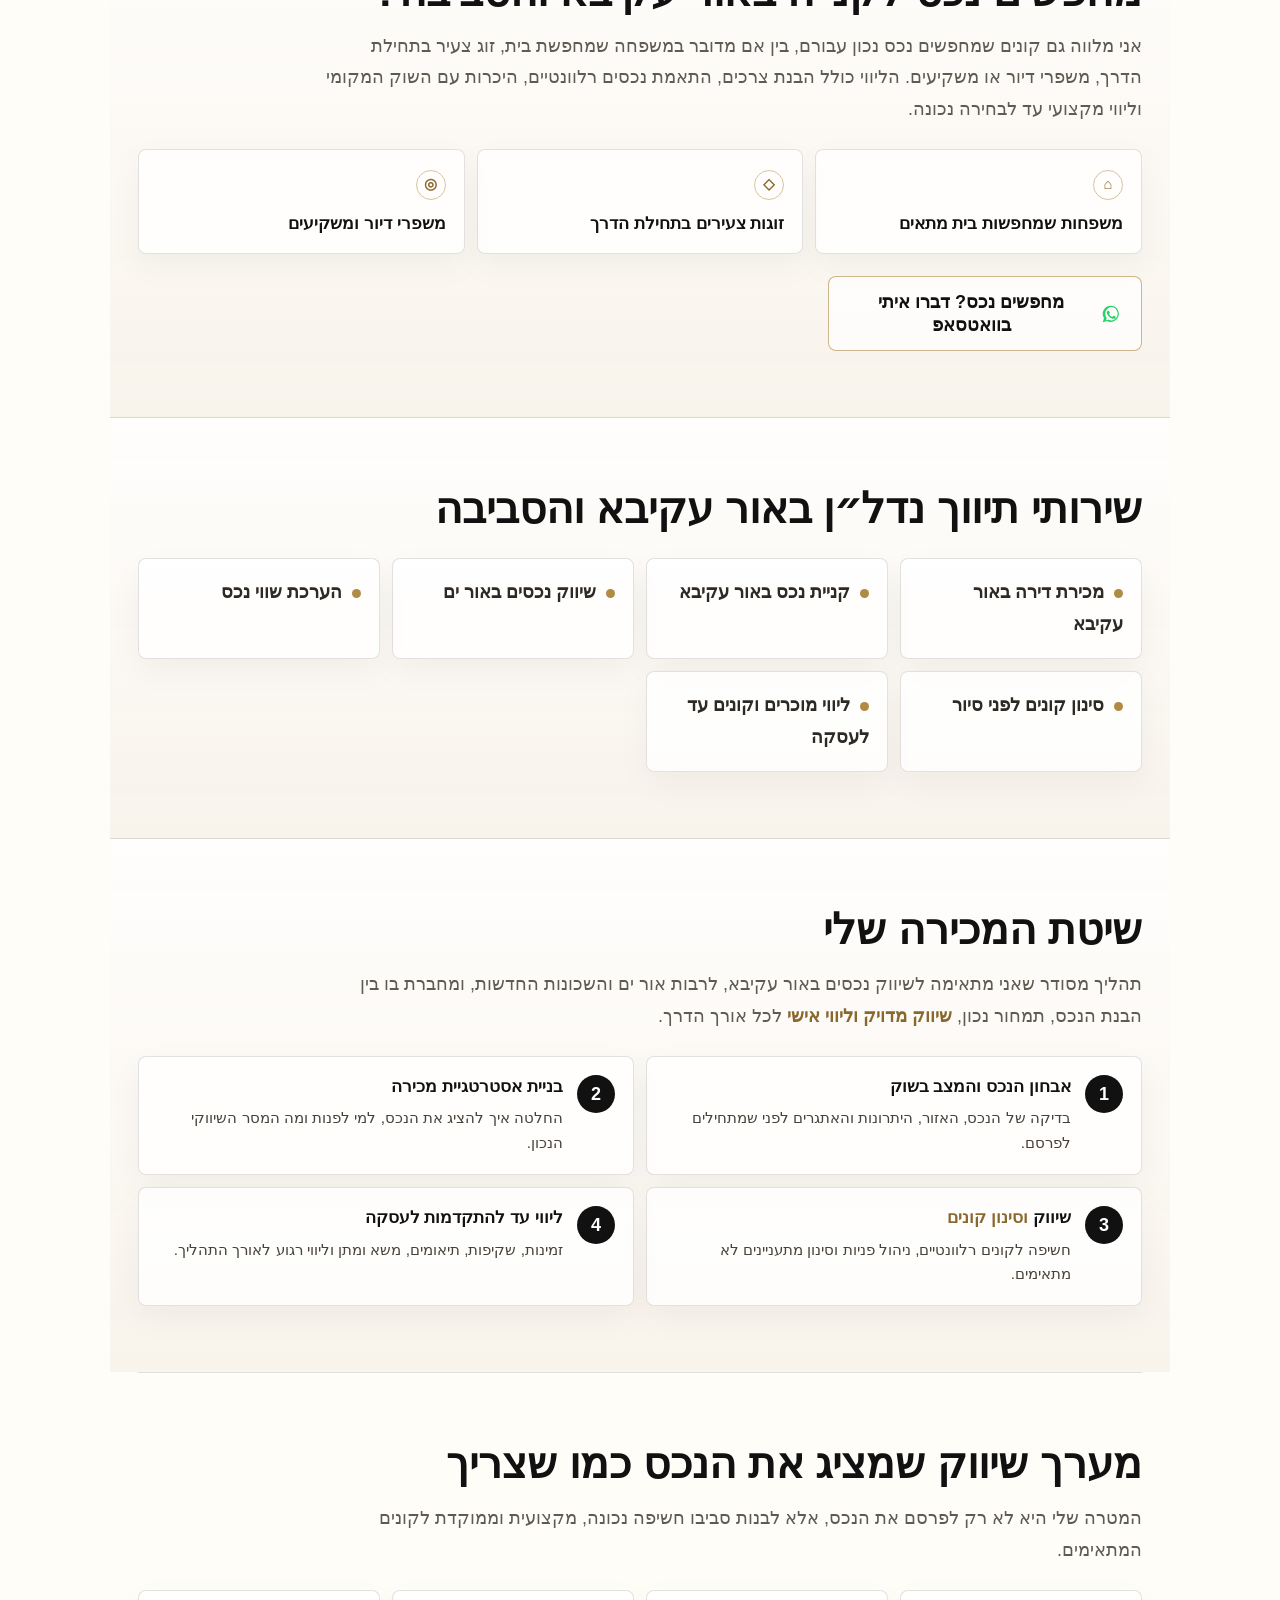
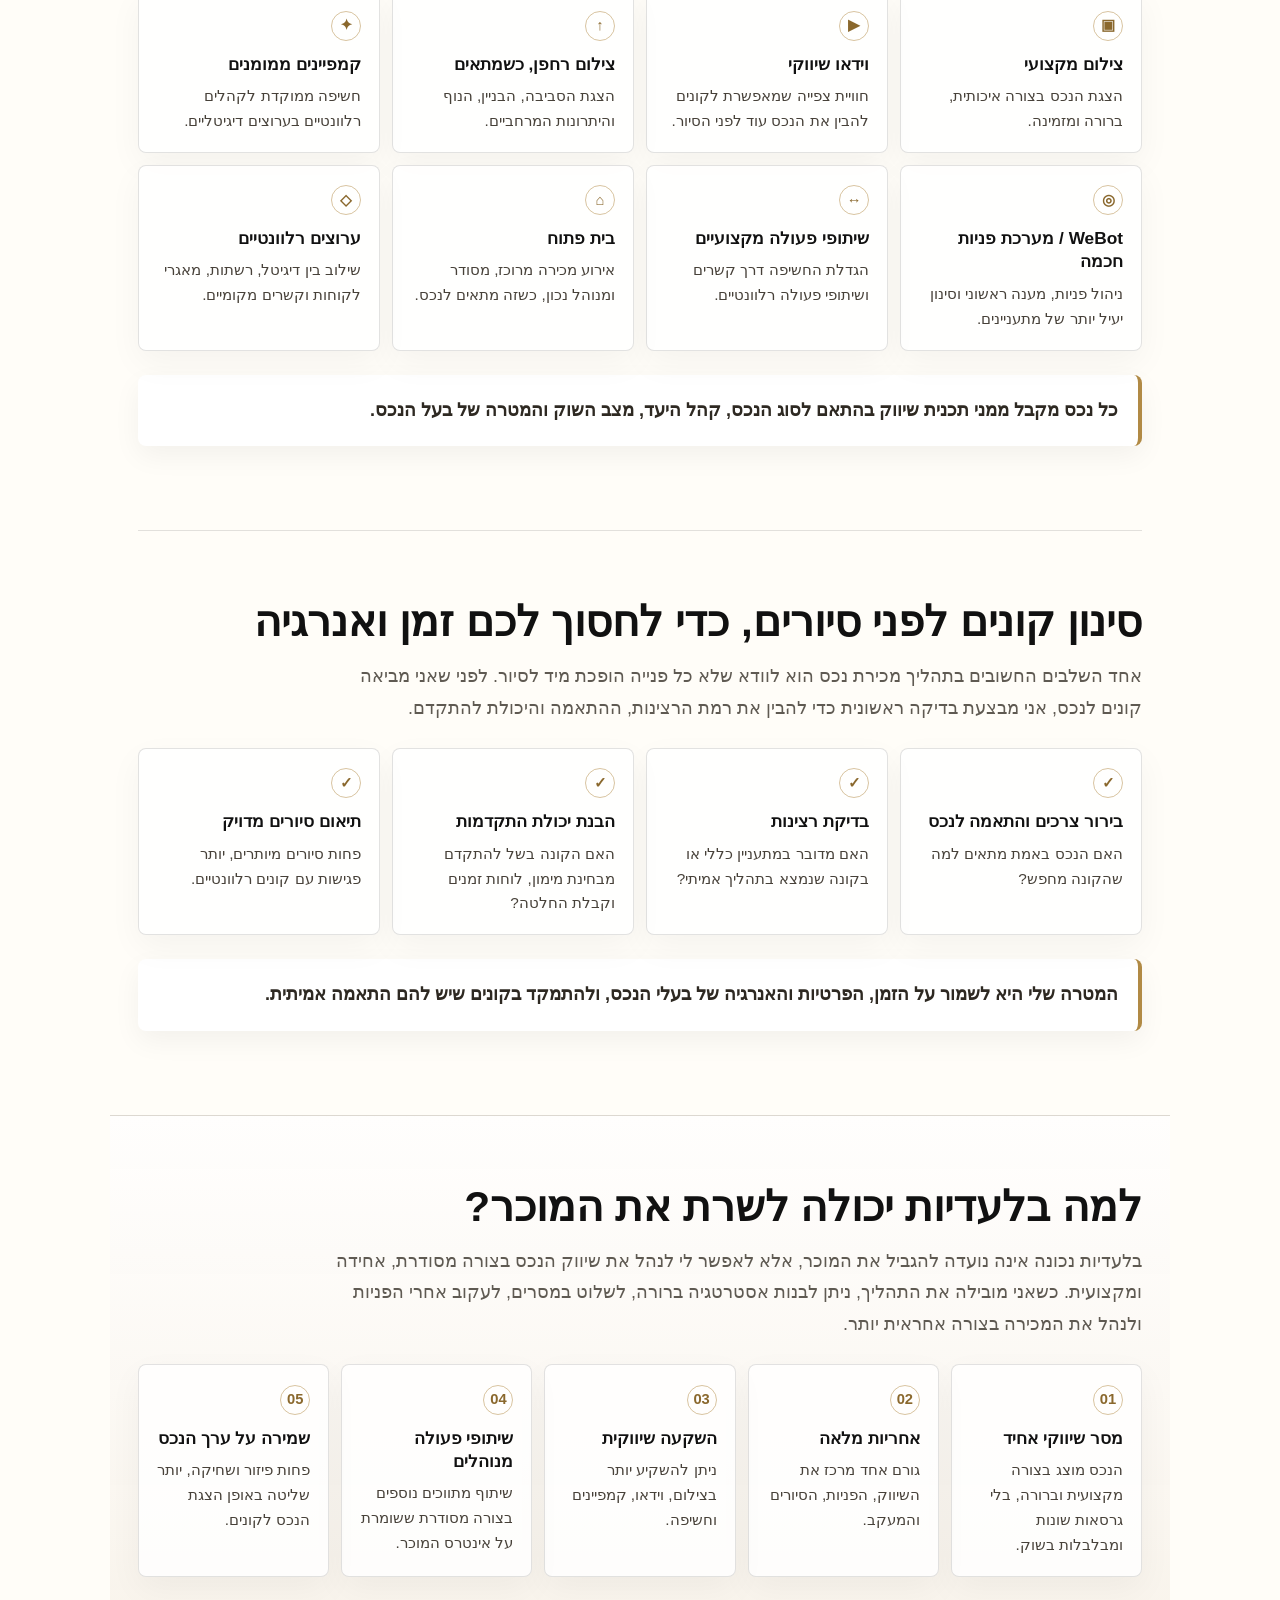
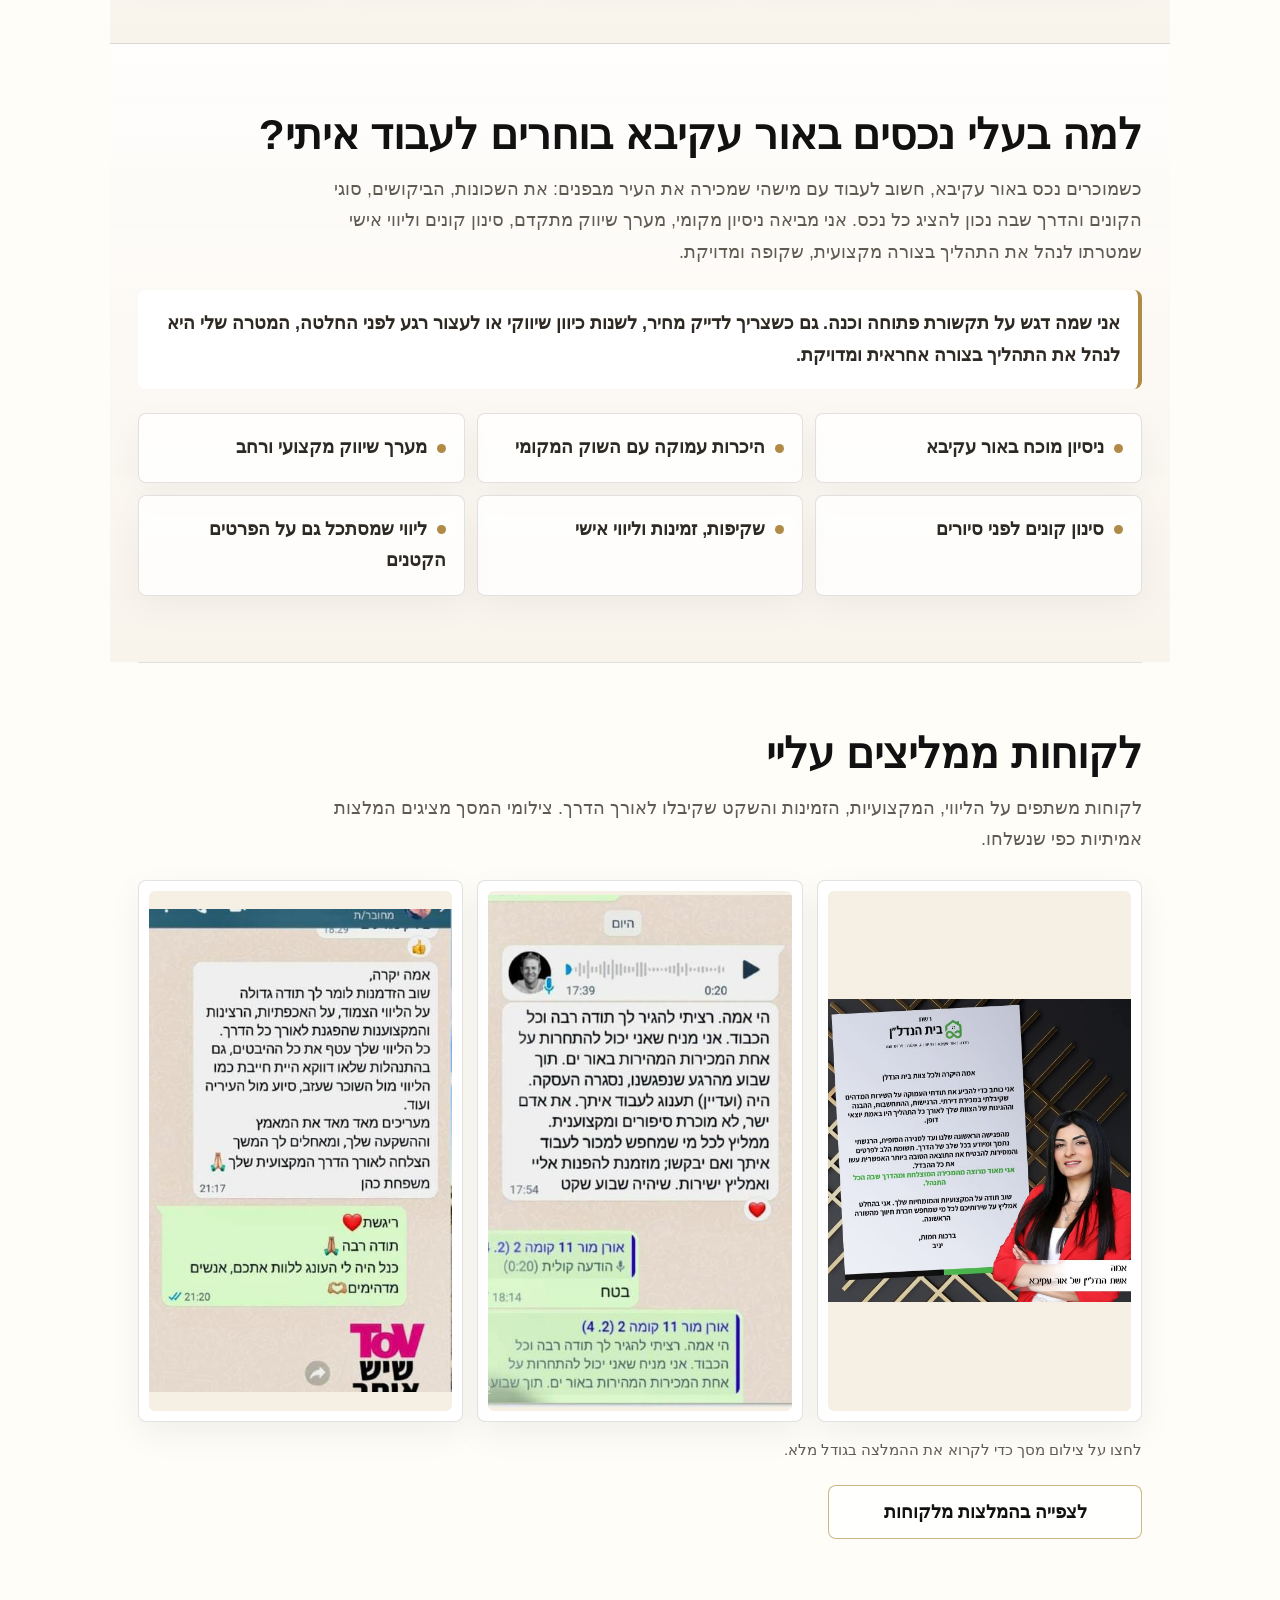
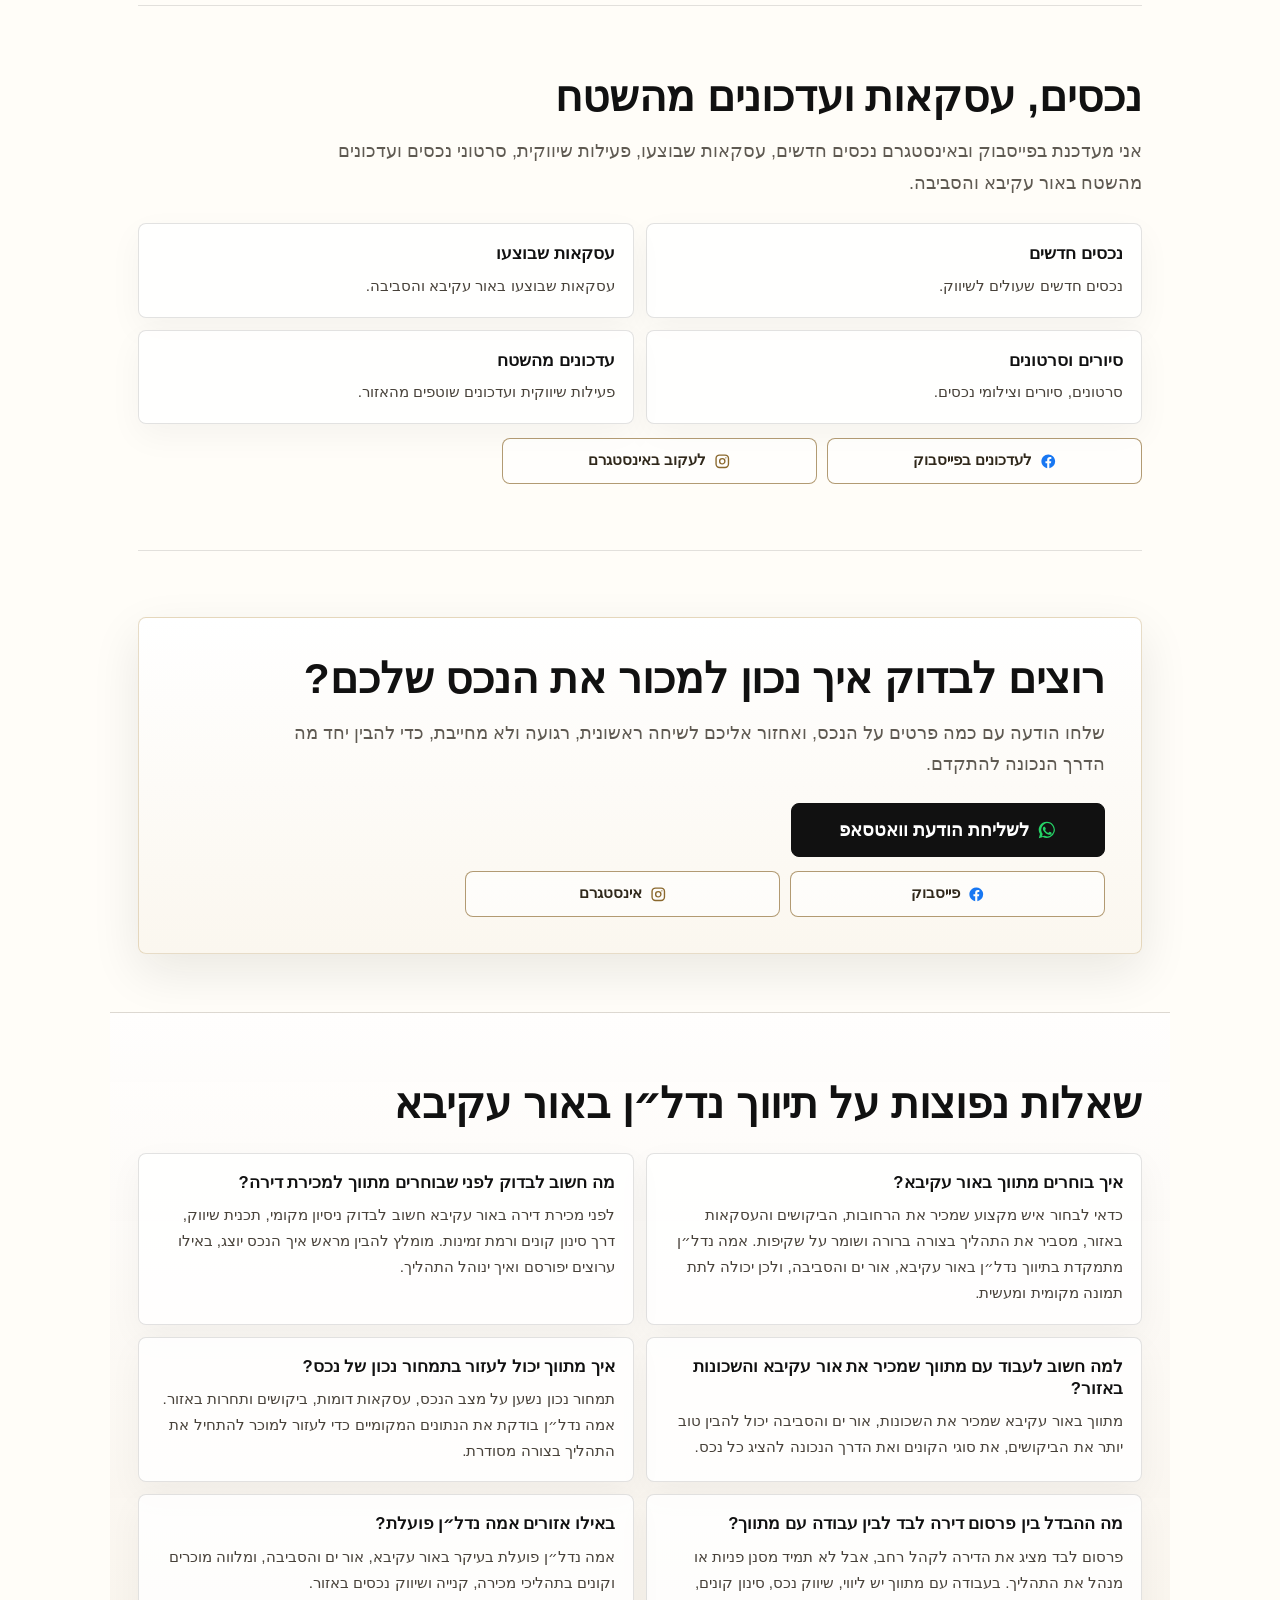
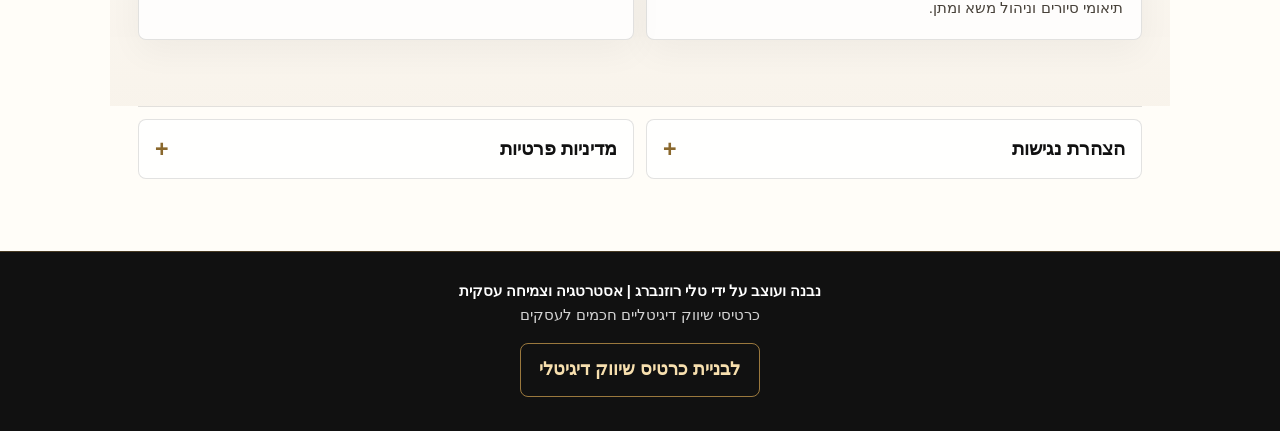
<file: index-seo-updated.html>
<!doctype html>
<html lang="he" dir="rtl">
<head>
  <meta charset="utf-8">
  <meta name="viewport" content="width=device-width, initial-scale=1">
  <title>אמה נדל״ן | מתווכת באור עקיבא והסביבה</title>
  <meta name="description" content="אמה נדל״ן מלווה מוכרים וקונים באור עקיבא, אור ים והסביבה, עם תמחור נכון, שיווק מקצועי, סינון קונים וליווי אישי לאורך תהליך העסקה.">
  <meta name="robots" content="index, follow">
  <meta name="theme-color" content="#0f1f3d">

  <link rel="canonical" href="https://emma-nadlan.vercel.app/">

  <meta property="og:title" content="אמה נדל״ן | מתווכת באור עקיבא והסביבה">
  <meta property="og:description" content="ליווי מוכרים וקונים באור עקיבא, אור ים והסביבה, עם תמחור נכון, שיווק מקצועי, סינון קונים וליווי אישי.">
  <meta property="og:image" content="https://emma-nadlan.vercel.app/emma-nadlan-profile.jpg">
  <meta property="og:image:alt" content="אמה נדל״ן - מתווכת באור עקיבא והסביבה">
  <meta property="og:url" content="https://emma-nadlan.vercel.app/">
  <meta property="og:type" content="website">
  <meta property="og:locale" content="he_IL">
  <meta property="og:site_name" content="אמה נדל״ן">

  <meta name="twitter:card" content="summary_large_image">
  <meta name="twitter:title" content="אמה נדל״ן | מתווכת באור עקיבא והסביבה">
  <meta name="twitter:description" content="אמה נדל״ן מלווה מוכרים וקונים באור עקיבא, אור ים והסביבה, עם שיווק מקצועי, סינון קונים וליווי אישי.">
  <meta name="twitter:image" content="https://emma-nadlan.vercel.app/emma-nadlan-profile.jpg">
  <meta name="twitter:image:alt" content="אמה נדל״ן - מתווכת באור עקיבא והסביבה">
  <link rel="stylesheet" href="style.css">

  <script type="application/ld+json">
    {
      "@context": "https://schema.org",
      "@graph": [
        {
          "@type": [
            "RealEstateAgent",
            "LocalBusiness"
          ],
          "@id": "https://emma-nadlan.vercel.app/#business",
          "name": "אמה נדל״ן",
          "description": "תיווך נדל״ן באור עקיבא, אור ים והסביבה, כולל ליווי מוכרים וקונים, שיווק נכסים והערכת שווי נכס",
          "areaServed": [
            "אור עקיבא",
            "אור ים",
            "הסביבה"
          ],
          "telephone": "+972509560065",
          "url": "https://emma-nadlan.vercel.app/",
          "image": "https://emma-nadlan.vercel.app/emma-nadlan-profile.jpg",
          "sameAs": [
            "https://www.facebook.com/profile.php?id=61585982739040",
            "https://www.instagram.com/emmanadlan"
          ],
          "serviceType": [
            "תיווך נדל״ן באור עקיבא",
            "מכירת דירה באור עקיבא",
            "קניית נכס באור עקיבא",
            "שיווק נכסים באור ים",
            "הערכת שווי נכס",
            "ליווי מוכרים וקונים"
          ]
        },
        {
          "@type": "FAQPage",
          "@id": "https://emma-nadlan.vercel.app/#faq",
          "mainEntity": [
            {
              "@type": "Question",
              "name": "איך בוחרים מתווך באור עקיבא?",
              "acceptedAnswer": {
                "@type": "Answer",
                "text": "כדאי לבחור איש מקצוע שמכיר את הרחובות, הביקושים והעסקאות באזור, מסביר את התהליך בצורה ברורה ושומר על שקיפות. אמה נדל״ן מתמקדת בתיווך נדל״ן באור עקיבא, אור ים והסביבה, ולכן יכולה לתת תמונה מקומית ומעשית."
              }
            },
            {
              "@type": "Question",
              "name": "מה חשוב לבדוק לפני שבוחרים מתווך למכירת דירה?",
              "acceptedAnswer": {
                "@type": "Answer",
                "text": "לפני מכירת דירה באור עקיבא חשוב לבדוק ניסיון מקומי, תכנית שיווק, דרך סינון קונים ורמת זמינות. מומלץ להבין מראש איך הנכס יוצג, באילו ערוצים יפורסם ואיך ינוהל התהליך."
              }
            },
            {
              "@type": "Question",
              "name": "למה חשוב לעבוד עם מתווך שמכיר את אור עקיבא והשכונות באזור?",
              "acceptedAnswer": {
                "@type": "Answer",
                "text": "מתווך באור עקיבא שמכיר את השכונות, אור ים והסביבה יכול להבין טוב יותר את הביקושים, את סוגי הקונים ואת הדרך הנכונה להציג כל נכס."
              }
            },
            {
              "@type": "Question",
              "name": "איך מתווך יכול לעזור בתמחור נכון של נכס?",
              "acceptedAnswer": {
                "@type": "Answer",
                "text": "תמחור נכון נשען על מצב הנכס, עסקאות דומות, ביקושים ותחרות באזור. אמה נדל״ן בודקת את הנתונים המקומיים כדי לעזור למוכר להתחיל את התהליך בצורה מסודרת."
              }
            },
            {
              "@type": "Question",
              "name": "מה ההבדל בין פרסום דירה לבד לבין עבודה עם מתווך?",
              "acceptedAnswer": {
                "@type": "Answer",
                "text": "פרסום לבד מציג את הדירה לקהל רחב, אבל לא תמיד מסנן פניות או מנהל את התהליך. בעבודה עם מתווך יש ליווי, שיווק נכס, סינון קונים, תיאומי סיורים וניהול משא ומתן."
              }
            },
            {
              "@type": "Question",
              "name": "באילו אזורים אמה נדל״ן פועלת?",
              "acceptedAnswer": {
                "@type": "Answer",
                "text": "אמה נדל״ן פועלת בעיקר באור עקיבא, אור ים והסביבה, ומלווה מוכרים וקונים בתהליכי מכירה, קנייה ושיווק נכסים באזור."
              }
            }
          ]
        }
      ]
    }
  </script>
</head>
<body>
  <a class="skip-link" href="#main-content">דילוג לתוכן המרכזי</a>

  <main class="page" id="main-content">
    <section class="hero" aria-labelledby="hero-title">
      <div class="hero-content">
        <p class="brand-kicker">Emma Nadlan / אמה נדל״ן</p>
        <h1 id="hero-title">מוכרים נכס באור עקיבא והסביבה?</h1>
        <p class="hero-subtitle">מחפשים מתווך באור עקיבא? אמה נדל״ן מלווה מוכרים וקונים בתהליך מקצועי, אישי ומסודר.</p>
        <p class="lead">אני מלווה בעלי נכסים בתהליך מכירה מקצועי, שקוף ומדויק, עם היכרות עמוקה עם אור עקיבא, בדיקת שווי ראשונית, מערך שיווק מתקדם, סינון קונים וליווי אישי עד להתקדמות לעסקה.</p>
        <p class="lead-secondary">לצד ליווי בעלי נכסים במכירה, אני מלווה גם קונים מכל הסוגים: משפחות, זוגות צעירים, משפרי דיור ומשקיעים, באיתור נכסים מתאימים באור עקיבא והסביבה, עם היכרות עמוקה עם השוק המקומי, סינון הזדמנויות וליווי מקצועי עד לבחירה נכונה.</p>
        <div class="actions" aria-label="פעולות ראשיות">
          <a class="button button-primary" href="https://wa.me/972509560065?text=שלום%20אמה,%20אני%20רוצה%20בדיקת%20שווי%20נכס%20ללא%20עלות" target="_blank" rel="noopener noreferrer" aria-label="בדיקת שווי נכס ללא עלות בוואטסאפ">
            <span class="btn-icon whatsapp-icon" aria-hidden="true">
              <svg viewBox="0 0 24 24" focusable="false">
                <path fill="currentColor" d="M12.04 2a9.9 9.9 0 0 0-8.42 15.12L2.2 22l5.02-1.32A9.9 9.9 0 1 0 12.04 2Zm0 1.78a8.12 8.12 0 0 1 6.94 12.34 8.12 8.12 0 0 1-9.58 3.08l-.34-.14-2.98.78.8-2.9-.18-.36a8.12 8.12 0 0 1 5.34-12.8Zm-3.35 4.3c-.18 0-.46.07-.7.33-.24.27-.92.9-.92 2.2 0 1.29.94 2.54 1.07 2.72.13.18 1.84 2.9 4.5 3.95 2.2.87 2.66.7 3.14.66.48-.04 1.55-.63 1.77-1.24.22-.61.22-1.13.15-1.24-.06-.11-.24-.18-.5-.31-.26-.13-1.55-.76-1.79-.85-.24-.09-.42-.13-.59.13-.18.26-.68.85-.83 1.02-.15.18-.31.2-.57.07-.26-.13-1.1-.41-2.1-1.3-.78-.69-1.3-1.54-1.45-1.8-.15-.26-.02-.4.11-.53.12-.11.26-.31.39-.46.13-.15.17-.26.26-.44.09-.18.04-.33-.02-.46-.07-.13-.59-1.42-.81-1.95-.21-.51-.43-.44-.59-.45h-.5Z"/>
              </svg>
            </span>
            <span>בדיקת שווי נכס ללא עלות</span>
          </a>
          <a class="button button-secondary" href="recommendations.html" aria-label="צפייה בהמלצות מלקוחות">
            לצפייה בהמלצות מלקוחות
          </a>
        </div>
        <p class="microcopy">שיחה ראשונית רגועה, מקצועית וללא התחייבות.</p>
        <a class="hero-buyer-link" href="#buyers-section">מחפשים נכס לקנייה? לחצו כאן</a>
      </div>
      <div class="hero-media" aria-label="תמונה ראשית">
        <img src="emma-nadlan-profile.jpg" width="711" height="1000" alt="אמה נדל״ן, ליווי בעלי נכסים במכירת דירה באור עקיבא והסביבה" fetchpriority="high">
      </div>
    </section>

    <section class="quiet-band" aria-labelledby="proof-title">
      <h2 id="proof-title">מובילה בשטח, לא רק במילים</h2>
      <p class="section-intro">בשוק מקומי כמו אור עקיבא, ניסיון אמיתי נמדד בהיכרות עם השכונות, עם סוגי הנכסים, עם קהל הקונים ועם העסקאות שמתבצעות בפועל. אני מביאה לבעלי נכסים בעיר ניסיון מצטבר, פעילות שטח יומיומית והבנה עמוקה של מה באמת משפיע על תהליך המכירה.</p>
      <!-- TODO: Verify Madlan ranking claim and attach source/screenshot before publishing -->
      <!-- TODO: Replace placeholders with verified numbers before launch -->
      <!-- TODO: Add verified completed transactions after receiving publication-approved details -->
      <!--
        Verified metrics template:
        <article class="proof-card"><strong>[מספר]</strong><p>עסקאות שבוצעו</p></article>
        <article class="proof-card"><strong>[מספר]</strong><p>שנות פעילות באזור</p></article>
        <article class="proof-card"><strong>[מספר]</strong><p>נכסים ששווקו</p></article>
      -->
      <div class="proof-cards">
        <article class="proof-card">
          <strong>ניסיון מקומי</strong>
          <p>היכרות עמוקה עם שוק הנדל״ן באור עקיבא והסביבה.</p>
        </article>
        <article class="proof-card">
          <strong>פעילות בשטח</strong>
          <p>ליווי מוכרים בתהליכי מכירה, שיווק וסינון קונים.</p>
        </article>
        <article class="proof-card">
          <strong>היקף משמעותי</strong>
          <p>ניסיון מצטבר מעסקאות ותהליכים שמתרחשים בעיר בפועל.</p>
        </article>
        <article class="proof-card">
          <strong>מיקוד מקומי</strong>
          <p>התמקדות באור עקיבא מאפשרת ליווי מדויק יותר לבעלי נכסים בעיר.</p>
        </article>
      </div>
    </section>

    <section class="dark-band" aria-labelledby="questions-title">
      <h2 id="questions-title">מכירת נכס לבד יכולה להיראות פשוטה, עד שמתחילות השאלות</h2>
      <p class="section-intro">איזה מחיר נכון לפרסם? איך יודעים אם קונה רציני? איך מציגים את הנכס בצורה שמעלה עניין? ואיך מנהלים משא ומתן בלי לפגוע בערך העסקה?</p>
      <p class="section-intro">כאן בדיוק אני נכנסת לתמונה, עם ניסיון מקומי, <span class="gold-text">שיווק מדויק</span> וליווי שמוריד מהמוכר עומס, חוסר ודאות והתעסקות מיותרת.</p>
      <p class="section-intro">גם כשמדובר במכירת נכס באור עקיבא, לרבות אור ים והשכונות החדשות, התחלה מסודרת עוזרת לקבל החלטות מדויקות יותר.</p>
    </section>

    <section class="quiet-band" aria-labelledby="checks-title">
      <h2 id="checks-title">לפני שמפרסמים נכס, חשוב לדעת מה באמת משפיע על המכירה</h2>
      <div class="insight-cards">
        <article class="insight-card">
          <span class="mini-icon" aria-hidden="true">01</span>
          <h3>מחיר נכון ביחס לשוק המקומי</h3>
          <p>לא כל מחיר שמפורסם הוא מחיר שמייצר עסקה. חשוב להבין עסקאות שבוצעו, ביקושים, תחרות ומצב הנכס.</p>
        </article>
        <article class="insight-card">
          <span class="mini-icon" aria-hidden="true">02</span>
          <h3>הצגה נכונה של הנכס</h3>
          <p>צילום, וידאו, ניסוח, סדר הצגת המידע וזווית שיווקית משפיעים על איכות הפניות.</p>
        </article>
        <article class="insight-card">
          <span class="mini-icon" aria-hidden="true">03</span>
          <h3>קהל הקונים המתאים</h3>
          <p>לא כל מתעניין הוא קונה רציני. חשוב לדעת למי הנכס מתאים ואיך להגיע אליו.</p>
        </article>
        <article class="insight-card">
          <span class="mini-icon" aria-hidden="true">04</span>
          <h3>תהליך מכירה מסודר</h3>
          <p>שיווק נכון, סינון פניות, תיאום סיורים וניהול משא ומתן יכולים לחסוך זמן, טעויות ולחץ מיותר.</p>
        </article>
      </div>
    </section>

    <section aria-labelledby="local-title">
      <h2 id="local-title">ההיכרות שלי עם אור עקיבא, יתרון אמיתי למוכרים</h2>
      <p class="section-intro">מכירת נכס באור עקיבא דורשת הרבה מעבר לפרסום מודעה. לכל שכונה, רחוב, בניין וקהל יעד יש מאפיינים שמשפיעים על התמחור, על הערכת שווי נכס באור עקיבא, על בדיקת שווי דירה ועל איכות הפניות שמגיעות.</p>
      <p class="section-intro">אני חיה את השטח, מכירה את הביקושים, את סוגי הקונים ואת הדינמיקה המקומית בעיר, ולכן יודעת איך לנהל תיווך באור עקיבא, להציג כל נכס בצורה מדויקת יותר ולכוון אותו לקהל המתאים.</p>
      <div class="local-cards">
        <article class="local-card">
          <span class="mini-icon" aria-hidden="true">⌂</span>
          <h3>שכונות וסוגי נכסים</h3>
          <p>היכרות עם שכונות, רחובות וסוגי נכסים באור עקיבא.</p>
        </article>
        <article class="local-card">
          <span class="mini-icon" aria-hidden="true">◎</span>
          <h3>ביקושים מקומיים</h3>
          <p>הבנה של מה קונים מחפשים בפועל ואילו יתרונות חשוב להבליט.</p>
        </article>
        <article class="local-card">
          <span class="mini-icon" aria-hidden="true">◇</span>
          <h3>אסטרטגיה מותאמת</h3>
          <p>התאמת אסטרטגיית שיווק לפי סוג הנכס, האזור וקהל היעד.</p>
        </article>
        <article class="local-card">
          <span class="mini-icon" aria-hidden="true">✓</span>
          <h3>ניסיון בעיר</h3>
          <p>ניסיון מעשי בעסקאות ובתהליכי מכירה באור עקיבא והסביבה.</p>
        </article>
      </div>
    </section>

    <section class="dark-band mid-cta" aria-labelledby="mid-cta-title">
      <h2 id="mid-cta-title">רוצים לבדוק את שווי הנכס שלכם?</h2>
      <div class="actions">
        <a class="button" href="https://wa.me/972509560065?text=שלום%20אמה,%20אני%20רוצה%20להתייעץ%20לגבי%20מכירת%20נכס" target="_blank" rel="noopener noreferrer" aria-label="פנייה לאמה נדל״ן לגבי מכירת נכס בוואטסאפ">
          <span class="btn-icon whatsapp-icon" aria-hidden="true">
            <svg viewBox="0 0 24 24" focusable="false">
              <path fill="currentColor" d="M12.04 2a9.9 9.9 0 0 0-8.42 15.12L2.2 22l5.02-1.32A9.9 9.9 0 1 0 12.04 2Zm0 1.78a8.12 8.12 0 0 1 6.94 12.34 8.12 8.12 0 0 1-9.58 3.08l-.34-.14-2.98.78.8-2.9-.18-.36a8.12 8.12 0 0 1 5.34-12.8Zm-3.35 4.3c-.18 0-.46.07-.7.33-.24.27-.92.9-.92 2.2 0 1.29.94 2.54 1.07 2.72.13.18 1.84 2.9 4.5 3.95 2.2.87 2.66.7 3.14.66.48-.04 1.55-.63 1.77-1.24.22-.61.22-1.13.15-1.24-.06-.11-.24-.18-.5-.31-.26-.13-1.55-.76-1.79-.85-.24-.09-.42-.13-.59.13-.18.26-.68.85-.83 1.02-.15.18-.31.2-.57.07-.26-.13-1.1-.41-2.1-1.3-.78-.69-1.3-1.54-1.45-1.8-.15-.26-.02-.4.11-.53.12-.11.26-.31.39-.46.13-.15.17-.26.26-.44.09-.18.04-.33-.02-.46-.07-.13-.59-1.42-.81-1.95-.21-.51-.43-.44-.59-.45h-.5Z"/>
            </svg>
          </span>
          <span>מוכרים נכס? שלחו לי הודעה</span>
        </a>
      </div>
    </section>

    <section class="quiet-band buyers-section" id="buyers-section" aria-labelledby="buyers-title">
      <h2 id="buyers-title">מחפשים נכס לקנייה באור עקיבא והסביבה?</h2>
      <p class="section-intro">אני מלווה גם קונים שמחפשים נכס נכון עבורם, בין אם מדובר במשפחה שמחפשת בית, זוג צעיר בתחילת הדרך, משפרי דיור או משקיעים. הליווי כולל הבנת צרכים, התאמת נכסים רלוונטיים, היכרות עם השוק המקומי וליווי מקצועי עד לבחירה נכונה.</p>
      <div class="buyer-cards" aria-label="סוגי קונים שאמה נדל״ן מלווה">
        <article class="buyer-card">
          <span class="mini-icon" aria-hidden="true">⌂</span>
          <h3>משפחות שמחפשות בית מתאים</h3>
        </article>
        <article class="buyer-card">
          <span class="mini-icon" aria-hidden="true">◇</span>
          <h3>זוגות צעירים בתחילת הדרך</h3>
        </article>
        <article class="buyer-card">
          <span class="mini-icon" aria-hidden="true">◎</span>
          <h3>משפרי דיור ומשקיעים</h3>
        </article>
      </div>
      <div class="actions">
        <a class="button button-secondary" href="https://wa.me/972509560065?text=שלום%20אמה,%20אני%20מחפש/ת%20נכס%20באור%20עקיבא%20והסביבה" target="_blank" rel="noopener noreferrer" aria-label="פנייה לאמה נדל״ן לגבי חיפוש נכס בוואטסאפ">
          <span class="btn-icon whatsapp-icon" aria-hidden="true">
            <svg viewBox="0 0 24 24" focusable="false">
              <path fill="currentColor" d="M12.04 2a9.9 9.9 0 0 0-8.42 15.12L2.2 22l5.02-1.32A9.9 9.9 0 1 0 12.04 2Zm0 1.78a8.12 8.12 0 0 1 6.94 12.34 8.12 8.12 0 0 1-9.58 3.08l-.34-.14-2.98.78.8-2.9-.18-.36a8.12 8.12 0 0 1 5.34-12.8Zm-3.35 4.3c-.18 0-.46.07-.7.33-.24.27-.92.9-.92 2.2 0 1.29.94 2.54 1.07 2.72.13.18 1.84 2.9 4.5 3.95 2.2.87 2.66.7 3.14.66.48-.04 1.55-.63 1.77-1.24.22-.61.22-1.13.15-1.24-.06-.11-.24-.18-.5-.31-.26-.13-1.55-.76-1.79-.85-.24-.09-.42-.13-.59.13-.18.26-.68.85-.83 1.02-.15.18-.31.2-.57.07-.26-.13-1.1-.41-2.1-1.3-.78-.69-1.3-1.54-1.45-1.8-.15-.26-.02-.4.11-.53.12-.11.26-.31.39-.46.13-.15.17-.26.26-.44.09-.18.04-.33-.02-.46-.07-.13-.59-1.42-.81-1.95-.21-.51-.43-.44-.59-.45h-.5Z"/>
            </svg>
          </span>
          <span>מחפשים נכס? דברו איתי בוואטסאפ</span>
        </a>
      </div>
    </section>

    <section class="quiet-band" aria-labelledby="brokerage-services-title">
      <h2 id="brokerage-services-title">שירותי תיווך נדל״ן באור עקיבא והסביבה</h2>
      <ul class="services brokerage-services" aria-label="שירותי התיווך של אמה נדל״ן">
        <li class="service">מכירת דירה באור עקיבא</li>
        <li class="service">קניית נכס באור עקיבא</li>
        <li class="service">שיווק נכסים באור ים</li>
        <li class="service">הערכת שווי נכס</li>
        <li class="service">סינון קונים לפני סיור</li>
        <li class="service">ליווי מוכרים וקונים עד לעסקה</li>
      </ul>
    </section>

    <section class="quiet-band" aria-labelledby="method-title">
      <h2 id="method-title">שיטת המכירה שלי</h2>
      <p class="section-intro">תהליך מסודר שאני מתאימה לשיווק נכסים באור עקיבא, לרבות אור ים והשכונות החדשות, ומחברת בו בין הבנת הנכס, תמחור נכון, <span class="gold-text">שיווק מדויק</span> <span class="gold-text">וליווי אישי</span> לכל אורך הדרך.</p>
      <ol class="method-steps" aria-label="שלבי שיטת המכירה של אמה נדל״ן">
        <li class="method-step">
          <span class="step-number">1</span>
          <div>
            <h3>אבחון הנכס והמצב בשוק</h3>
            <p>בדיקה של הנכס, האזור, היתרונות והאתגרים לפני שמתחילים לפרסם.</p>
          </div>
        </li>
        <li class="method-step">
          <span class="step-number">2</span>
          <div>
            <h3>בניית אסטרטגיית מכירה</h3>
            <p>החלטה איך להציג את הנכס, למי לפנות ומה המסר השיווקי הנכון.</p>
          </div>
        </li>
        <li class="method-step">
          <span class="step-number">3</span>
          <div>
            <h3>שיווק <span class="gold-text">וסינון קונים</span></h3>
            <p>חשיפה לקונים רלוונטיים, ניהול פניות וסינון מתעניינים לא מתאימים.</p>
          </div>
        </li>
        <li class="method-step">
          <span class="step-number">4</span>
          <div>
            <h3>ליווי עד להתקדמות לעסקה</h3>
            <p>זמינות, שקיפות, תיאומים, משא ומתן וליווי רגוע לאורך התהליך.</p>
          </div>
        </li>
      </ol>
    </section>

    <section aria-labelledby="marketing-title">
      <h2 id="marketing-title">מערך שיווק שמציג את הנכס כמו שצריך</h2>
      <p class="section-intro">המטרה שלי היא לא רק לפרסם את הנכס, אלא לבנות סביבו חשיפה נכונה, מקצועית וממוקדת לקונים המתאימים.</p>
      <div class="marketing-tools">
        <article class="marketing-tool">
          <span class="mini-icon" aria-hidden="true">▣</span>
          <h3>צילום מקצועי</h3>
          <p>הצגת הנכס בצורה איכותית, ברורה ומזמינה.</p>
        </article>
        <article class="marketing-tool">
          <span class="mini-icon" aria-hidden="true">▶</span>
          <h3>וידאו שיווקי</h3>
          <p>חוויית צפייה שמאפשרת לקונים להבין את הנכס עוד לפני הסיור.</p>
        </article>
        <article class="marketing-tool">
          <span class="mini-icon" aria-hidden="true">↑</span>
          <h3>צילום רחפן, כשמתאים</h3>
          <p>הצגת הסביבה, הבניין, הנוף והיתרונות המרחביים.</p>
        </article>
        <article class="marketing-tool">
          <span class="mini-icon" aria-hidden="true">✦</span>
          <h3>קמפיינים ממומנים</h3>
          <p>חשיפה ממוקדת לקהלים רלוונטיים בערוצים דיגיטליים.</p>
        </article>
        <article class="marketing-tool">
          <span class="mini-icon" aria-hidden="true">◎</span>
          <h3>WeBot / מערכת פניות חכמה</h3>
          <p>ניהול פניות, מענה ראשוני וסינון יעיל יותר של מתעניינים.</p>
        </article>
        <article class="marketing-tool">
          <span class="mini-icon" aria-hidden="true">↔</span>
          <h3>שיתופי פעולה מקצועיים</h3>
          <p>הגדלת החשיפה דרך קשרים ושיתופי פעולה רלוונטיים.</p>
        </article>
        <article class="marketing-tool">
          <span class="mini-icon" aria-hidden="true">⌂</span>
          <h3>בית פתוח</h3>
          <p>אירוע מכירה מרוכז, מסודר ומנוהל נכון, כשזה מתאים לנכס.</p>
        </article>
        <article class="marketing-tool">
          <span class="mini-icon" aria-hidden="true">◇</span>
          <h3>ערוצים רלוונטיים</h3>
          <p>שילוב בין דיגיטל, רשתות, מאגרי לקוחות וקשרים מקומיים.</p>
        </article>
      </div>
      <p class="emphasis">כל נכס מקבל ממני תכנית שיווק בהתאם לסוג הנכס, קהל היעד, מצב השוק והמטרה של בעל הנכס.</p>
    </section>

    <section aria-labelledby="screening-title">
      <h2 id="screening-title">סינון קונים לפני סיורים, כדי לחסוך לכם זמן ואנרגיה</h2>
      <p class="section-intro">אחד השלבים החשובים בתהליך מכירת נכס הוא לוודא שלא כל פנייה הופכת מיד לסיור. לפני שאני מביאה קונים לנכס, אני מבצעת בדיקה ראשונית כדי להבין את רמת הרצינות, ההתאמה והיכולת להתקדם.</p>
      <div class="screening-cards">
        <article class="screening-card">
          <span class="mini-icon" aria-hidden="true">✓</span>
          <h3>בירור צרכים והתאמה לנכס</h3>
          <p>האם הנכס באמת מתאים למה שהקונה מחפש?</p>
        </article>
        <article class="screening-card">
          <span class="mini-icon" aria-hidden="true">✓</span>
          <h3>בדיקת רצינות</h3>
          <p>האם מדובר במתעניין כללי או בקונה שנמצא בתהליך אמיתי?</p>
        </article>
        <article class="screening-card">
          <span class="mini-icon" aria-hidden="true">✓</span>
          <h3>הבנת יכולת התקדמות</h3>
          <p>האם הקונה בשל להתקדם מבחינת מימון, לוחות זמנים וקבלת החלטה?</p>
        </article>
        <article class="screening-card">
          <span class="mini-icon" aria-hidden="true">✓</span>
          <h3>תיאום סיורים מדויק</h3>
          <p>פחות סיורים מיותרים, יותר פגישות עם קונים רלוונטיים.</p>
        </article>
      </div>
      <p class="emphasis">המטרה שלי היא לשמור על הזמן, הפרטיות והאנרגיה של בעלי הנכס, ולהתמקד בקונים שיש להם התאמה אמיתית.</p>
    </section>

    <section class="quiet-band" aria-labelledby="exclusive-title">
      <h2 id="exclusive-title">למה בלעדיות יכולה לשרת את המוכר?</h2>
      <p class="section-intro">בלעדיות נכונה אינה נועדה להגביל את המוכר, אלא לאפשר לי לנהל את שיווק הנכס בצורה מסודרת, אחידה ומקצועית. כשאני מובילה את התהליך, ניתן לבנות אסטרטגיה ברורה, לשלוט במסרים, לעקוב אחרי הפניות ולנהל את המכירה בצורה אחראית יותר.</p>
      <div class="exclusive-cards">
        <article class="exclusive-card">
          <span class="mini-icon" aria-hidden="true">01</span>
          <h3>מסר שיווקי אחיד</h3>
          <p>הנכס מוצג בצורה מקצועית וברורה, בלי גרסאות שונות ומבלבלות בשוק.</p>
        </article>
        <article class="exclusive-card">
          <span class="mini-icon" aria-hidden="true">02</span>
          <h3>אחריות מלאה</h3>
          <p>גורם אחד מרכז את השיווק, הפניות, הסיורים והמעקב.</p>
        </article>
        <article class="exclusive-card">
          <span class="mini-icon" aria-hidden="true">03</span>
          <h3>השקעה שיווקית</h3>
          <p>ניתן להשקיע יותר בצילום, וידאו, קמפיינים וחשיפה.</p>
        </article>
        <article class="exclusive-card">
          <span class="mini-icon" aria-hidden="true">04</span>
          <h3>שיתופי פעולה מנוהלים</h3>
          <p>שיתוף מתווכים נוספים בצורה מסודרת ששומרת על אינטרס המוכר.</p>
        </article>
        <article class="exclusive-card">
          <span class="mini-icon" aria-hidden="true">05</span>
          <h3>שמירה על ערך הנכס</h3>
          <p>פחות פיזור ושחיקה, יותר שליטה באופן הצגת הנכס לקונים.</p>
        </article>
      </div>
    </section>

    <section class="quiet-band" aria-labelledby="why-title">
      <h2 id="why-title">למה בעלי נכסים באור עקיבא בוחרים לעבוד איתי?</h2>
      <p class="section-intro">כשמוכרים נכס באור עקיבא, חשוב לעבוד עם מישהי שמכירה את העיר מבפנים: את השכונות, הביקושים, סוגי הקונים והדרך שבה נכון להציג כל נכס. אני מביאה ניסיון מקומי, מערך שיווק מתקדם, סינון קונים וליווי אישי שמטרתו לנהל את התהליך בצורה מקצועית, שקופה ומדויקת.</p>
      <p class="trust-note">אני שמה דגש על תקשורת פתוחה וכנה. גם כשצריך לדייק מחיר, לשנות כיוון שיווקי או לעצור רגע לפני החלטה, המטרה שלי היא לנהל את התהליך בצורה אחראית ומדויקת.</p>
      <ul class="values" aria-label="ערכים מרכזיים">
        <li class="value">ניסיון מוכח באור עקיבא</li>
        <li class="value">היכרות עמוקה עם השוק המקומי</li>
        <li class="value">מערך שיווק מקצועי ורחב</li>
        <li class="value">סינון קונים לפני סיורים</li>
        <li class="value">שקיפות, זמינות וליווי אישי</li>
        <li class="value">ליווי שמסתכל גם על הפרטים הקטנים</li>
      </ul>
    </section>

    <section aria-labelledby="recommendations-title">
      <h2 id="recommendations-title">לקוחות ממליצים עליי</h2>
      <p class="section-intro">לקוחות משתפים על הליווי, המקצועיות, הזמינות והשקט שקיבלו לאורך הדרך. צילומי המסך מציגים המלצות אמיתיות כפי שנשלחו.</p>
      <div class="testimonial-gallery">
        <article class="testimonial-shot">
          <button class="testimonial-open" type="button" data-testimonial-src="client-recommendation-letter.jpg" aria-label="פתיחת צילום מסך של מכתב המלצה על ליווי במכירת נכס">
            <img src="client-recommendation-letter.jpg" alt="צילום מסך של מכתב המלצה על אמה נדל״ן וליווי במכירת נכס" loading="lazy" decoding="async">
          </button>
        </article>
        <article class="testimonial-shot">
          <button class="testimonial-open" type="button" data-testimonial-src="client-recommendation-whatsapp-sale.jpg" aria-label="פתיחת צילום מסך של המלצה מלקוח על מכירת דירה">
            <img src="client-recommendation-whatsapp-sale.jpg" alt="צילום מסך של המלצה מלקוח על אמה נדל״ן וליווי במכירת דירה" loading="lazy" decoding="async">
          </button>
        </article>
        <article class="testimonial-shot">
          <button class="testimonial-open" type="button" data-testimonial-src="client-recommendation-whatsapp-support.jpg" aria-label="פתיחת צילום מסך של המלצה על ליווי מקצועי וזמינות">
            <img src="client-recommendation-whatsapp-support.jpg" alt="צילום מסך של המלצה על אמה נדל״ן, ליווי מקצועי וזמינות" loading="lazy" decoding="async">
          </button>
        </article>
      </div>
      <p class="gallery-note">לחצו על צילום מסך כדי לקרוא את ההמלצה בגודל מלא.</p>
      <div class="actions">
        <a class="button button-secondary" href="recommendations.html" aria-label="צפייה בהמלצות מלקוחות">
          לצפייה בהמלצות מלקוחות
        </a>
      </div>
    </section>

    <section aria-labelledby="updates-title">
      <h2 id="updates-title">נכסים, עסקאות ועדכונים מהשטח</h2>
      <p class="section-intro">אני מעדכנת בפייסבוק ובאינסטגרם נכסים חדשים, עסקאות שבוצעו, פעילות שיווקית, סרטוני נכסים ועדכונים מהשטח באור עקיבא והסביבה.</p>
      <ul class="activity-cards" aria-label="סוגי עדכונים ברשתות החברתיות">
        <li class="activity-card">
          <h3>נכסים חדשים</h3>
          <p>נכסים חדשים שעולים לשיווק.</p>
        </li>
        <li class="activity-card">
          <h3>עסקאות שבוצעו</h3>
          <p>עסקאות שבוצעו באור עקיבא והסביבה.</p>
        </li>
        <li class="activity-card">
          <h3>סיורים וסרטונים</h3>
          <p>סרטונים, סיורים וצילומי נכסים.</p>
        </li>
        <li class="activity-card">
          <h3>עדכונים מהשטח</h3>
          <p>פעילות שיווקית ועדכונים שוטפים מהאזור.</p>
        </li>
      </ul>
      <div class="social-actions">
        <a class="button button-social" href="https://www.facebook.com/profile.php?id=61585982739040" target="_blank" rel="noopener noreferrer" aria-label="מעבר לעמוד הפייסבוק של אמה נדל״ן">
          <span class="btn-icon facebook-icon" aria-hidden="true">
            <svg viewBox="0 0 24 24" focusable="false">
              <path fill="currentColor" d="M22 12.06C22 6.5 17.52 2 12 2S2 6.5 2 12.06c0 5.02 3.66 9.18 8.44 9.94v-7.03H7.9v-2.9h2.54V9.84c0-2.52 1.49-3.92 3.77-3.92 1.09 0 2.23.2 2.23.2v2.47h-1.25c-1.24 0-1.63.78-1.63 1.57v1.88h2.77l-.44 2.9h-2.33V22A10.04 10.04 0 0 0 22 12.06Z"/>
            </svg>
          </span>
          <span>לעדכונים בפייסבוק</span>
        </a>
        <a class="button button-social" href="https://www.instagram.com/emmanadlan" target="_blank" rel="noopener noreferrer" aria-label="מעבר לעמוד האינסטגרם של אמה נדל״ן">
          <span class="btn-icon instagram-icon" aria-hidden="true">
            <svg viewBox="0 0 24 24" focusable="false">
              <path fill="none" stroke="currentColor" stroke-linecap="round" stroke-linejoin="round" stroke-width="2" d="M8 3h8a5 5 0 0 1 5 5v8a5 5 0 0 1-5 5H8a5 5 0 0 1-5-5V8a5 5 0 0 1 5-5Zm4 5.2A3.8 3.8 0 1 0 12 15.8a3.8 3.8 0 0 0 0-7.6Zm5.25-1.15h.01"/>
            </svg>
          </span>
          <span>לעקוב באינסטגרם</span>
        </a>
      </div>
    </section>

    <section class="contact" aria-labelledby="contact-title">
      <div class="contact-panel">
        <h2 id="contact-title">רוצים לבדוק איך נכון למכור את הנכס שלכם?</h2>
        <p class="section-intro">שלחו הודעה עם כמה פרטים על הנכס, ואחזור אליכם לשיחה ראשונית, רגועה ולא מחייבת, כדי להבין יחד מה הדרך הנכונה להתקדם.</p>
        <div class="actions" aria-label="יצירת קשר עם אמה נדל״ן">
          <a class="button button-primary" href="https://wa.me/972509560065?text=שלום%20אמה,%20אשמח%20לקבל%20פרטים" target="_blank" rel="noopener noreferrer" aria-label="שליחת הודעה לאמה נדל״ן בוואטסאפ">
            <span class="btn-icon whatsapp-icon" aria-hidden="true">
              <svg viewBox="0 0 24 24" focusable="false">
                <path fill="currentColor" d="M12.04 2a9.9 9.9 0 0 0-8.42 15.12L2.2 22l5.02-1.32A9.9 9.9 0 1 0 12.04 2Zm0 1.78a8.12 8.12 0 0 1 6.94 12.34 8.12 8.12 0 0 1-9.58 3.08l-.34-.14-2.98.78.8-2.9-.18-.36a8.12 8.12 0 0 1 5.34-12.8Zm-3.35 4.3c-.18 0-.46.07-.7.33-.24.27-.92.9-.92 2.2 0 1.29.94 2.54 1.07 2.72.13.18 1.84 2.9 4.5 3.95 2.2.87 2.66.7 3.14.66.48-.04 1.55-.63 1.77-1.24.22-.61.22-1.13.15-1.24-.06-.11-.24-.18-.5-.31-.26-.13-1.55-.76-1.79-.85-.24-.09-.42-.13-.59.13-.18.26-.68.85-.83 1.02-.15.18-.31.2-.57.07-.26-.13-1.1-.41-2.1-1.3-.78-.69-1.3-1.54-1.45-1.8-.15-.26-.02-.4.11-.53.12-.11.26-.31.39-.46.13-.15.17-.26.26-.44.09-.18.04-.33-.02-.46-.07-.13-.59-1.42-.81-1.95-.21-.51-.43-.44-.59-.45h-.5Z"/>
              </svg>
            </span>
            <span>לשליחת הודעת וואטסאפ</span>
          </a>
        </div>
        <div class="social-actions" aria-label="עמודי אמה נדל״ן ברשתות החברתיות">
          <a class="button button-social" href="https://www.facebook.com/profile.php?id=61585982739040" target="_blank" rel="noopener noreferrer" aria-label="מעבר לעמוד הפייסבוק של אמה נדל״ן">
            <span class="btn-icon facebook-icon" aria-hidden="true">
              <svg viewBox="0 0 24 24" focusable="false">
                <path fill="currentColor" d="M22 12.06C22 6.5 17.52 2 12 2S2 6.5 2 12.06c0 5.02 3.66 9.18 8.44 9.94v-7.03H7.9v-2.9h2.54V9.84c0-2.52 1.49-3.92 3.77-3.92 1.09 0 2.23.2 2.23.2v2.47h-1.25c-1.24 0-1.63.78-1.63 1.57v1.88h2.77l-.44 2.9h-2.33V22A10.04 10.04 0 0 0 22 12.06Z"/>
              </svg>
            </span>
            <span>פייסבוק</span>
          </a>
          <a class="button button-social" href="https://www.instagram.com/emmanadlan" target="_blank" rel="noopener noreferrer" aria-label="מעבר לעמוד האינסטגרם של אמה נדל״ן">
            <span class="btn-icon instagram-icon" aria-hidden="true">
              <svg viewBox="0 0 24 24" focusable="false">
                <path fill="none" stroke="currentColor" stroke-linecap="round" stroke-linejoin="round" stroke-width="2" d="M8 3h8a5 5 0 0 1 5 5v8a5 5 0 0 1-5 5H8a5 5 0 0 1-5-5V8a5 5 0 0 1 5-5Zm4 5.2A3.8 3.8 0 1 0 12 15.8a3.8 3.8 0 0 0 0-7.6Zm5.25-1.15h.01"/>
              </svg>
            </span>
            <span>אינסטגרם</span>
          </a>
        </div>
      </div>
    </section>

    <section class="quiet-band faq-section" aria-labelledby="faq-title">
      <h2 id="faq-title">שאלות נפוצות על תיווך נדל״ן באור עקיבא</h2>
      <div class="faq-list">
        <article class="faq-item">
          <h3>איך בוחרים מתווך באור עקיבא?</h3>
          <p>כדאי לבחור איש מקצוע שמכיר את הרחובות, הביקושים והעסקאות באזור, מסביר את התהליך בצורה ברורה ושומר על שקיפות. אמה נדל״ן מתמקדת בתיווך נדל״ן באור עקיבא, אור ים והסביבה, ולכן יכולה לתת תמונה מקומית ומעשית.</p>
        </article>
        <article class="faq-item">
          <h3>מה חשוב לבדוק לפני שבוחרים מתווך למכירת דירה?</h3>
          <p>לפני מכירת דירה באור עקיבא חשוב לבדוק ניסיון מקומי, תכנית שיווק, דרך סינון קונים ורמת זמינות. מומלץ להבין מראש איך הנכס יוצג, באילו ערוצים יפורסם ואיך ינוהל התהליך.</p>
        </article>
        <article class="faq-item">
          <h3>למה חשוב לעבוד עם מתווך שמכיר את אור עקיבא והשכונות באזור?</h3>
          <p>מתווך באור עקיבא שמכיר את השכונות, אור ים והסביבה יכול להבין טוב יותר את הביקושים, את סוגי הקונים ואת הדרך הנכונה להציג כל נכס.</p>
        </article>
        <article class="faq-item">
          <h3>איך מתווך יכול לעזור בתמחור נכון של נכס?</h3>
          <p>תמחור נכון נשען על מצב הנכס, עסקאות דומות, ביקושים ותחרות באזור. אמה נדל״ן בודקת את הנתונים המקומיים כדי לעזור למוכר להתחיל את התהליך בצורה מסודרת.</p>
        </article>
        <article class="faq-item">
          <h3>מה ההבדל בין פרסום דירה לבד לבין עבודה עם מתווך?</h3>
          <p>פרסום לבד מציג את הדירה לקהל רחב, אבל לא תמיד מסנן פניות או מנהל את התהליך. בעבודה עם מתווך יש ליווי, שיווק נכס, סינון קונים, תיאומי סיורים וניהול משא ומתן.</p>
        </article>
        <article class="faq-item">
          <h3>באילו אזורים אמה נדל״ן פועלת?</h3>
          <p>אמה נדל״ן פועלת בעיקר באור עקיבא, אור ים והסביבה, ומלווה מוכרים וקונים בתהליכי מכירה, קנייה ושיווק נכסים באזור.</p>
        </article>
      </div>
    </section>

    <section class="legal" aria-label="מידע משפטי ונגישות">
      <div class="legal-grid">
        <article class="legal-item">
          <h2>
            <button class="accordion-button" type="button" aria-expanded="false" aria-controls="accessibility-statement">
              הצהרת נגישות
            </button>
          </h2>
          <div class="accordion-content" id="accessibility-statement" hidden>
            <p>נעשה מאמץ להנגיש את כרטיס השיווק הדיגיטלי כך שיהיה נוח וברור לשימוש עבור כלל הגולשים, לרבות אנשים עם מוגבלויות. הכרטיס נבנה תוך התייחסות לקריאות טקסט, ניגודיות צבעים, ניווט ברור, מבנה כותרות תקין וכפתורים נגישים.</p>
            <p>אם נתקלתם בקושי בגלישה, בקריאת התוכן או בשימוש באחד הקישורים בכרטיס, ניתן לפנות לאמה נדל״ן והנושא ייבדק ויטופל בהקדם האפשרי.</p>
            <p><strong>פרטי פנייה בנושא נגישות:</strong><br>אמה נדל״ן<br>טלפון / וואטסאפ: 050-9560065</p>
            <p><a class="legal-link" href="https://wa.me/972509560065" target="_blank" rel="noopener noreferrer" aria-label="פנייה לאמה נדל״ן בוואטסאפ בנושא נגישות">לפנייה בוואטסאפ בנושא נגישות</a></p>
          </div>
        </article>

        <article class="legal-item">
          <h2>
            <button class="accordion-button" type="button" aria-expanded="false" aria-controls="privacy-policy">
              מדיניות פרטיות
            </button>
          </h2>
          <div class="accordion-content" id="privacy-policy" hidden>
            <p>הכרטיס הדיגיטלי נועד לאפשר יצירת קשר עם אמה נדל״ן בנוגע לשירותי תיווך, שיווק נכסים וליווי בעלי נכסים בתהליך מכירה.</p>
            <p>הכרטיס אינו אוסף פרטים אישיים באופן ישיר, אלא אם המשתמש בוחר ליצור קשר באמצעות וואטסאפ, פייסבוק או קישור חיצוני אחר. במקרה כזה, המידע שנמסר מועבר בהתאם לבחירת המשתמש ובכפוף למדיניות הפרטיות של השירות החיצוני שבו נעשה שימוש.</p>
            <p>ייתכן שבכרטיס יופיעו קישורים לשירותים חיצוניים כגון וואטסאפ או פייסבוק. השימוש בשירותים אלה הוא באחריות המשתמש ובהתאם לתנאי השימוש ומדיניות הפרטיות של אותם שירותים.</p>
            <p>המידע שמתקבל בעקבות פנייה ישמש לצורך יצירת קשר, מתן מידע ראשוני, תיאום שיחה או ליווי בתהליך מכירה/קנייה של נכס, ולא יימסר לצדדים שלישיים אלא אם הדבר נדרש לצורך מתן השירות או לפי דין.</p>
            <p><strong>לשאלות בנושא פרטיות ניתן לפנות:</strong><br>אמה נדל״ן<br>טלפון / וואטסאפ: 050-9560065</p>
            <p><a class="legal-link" href="https://wa.me/972509560065" target="_blank" rel="noopener noreferrer" aria-label="פנייה לאמה נדל״ן בוואטסאפ בנושא פרטיות">לפנייה בוואטסאפ בנושא פרטיות</a></p>
          </div>
        </article>
      </div>
    </section>
  </main>

  <footer class="creator-footer">
    <p>נבנה ועוצב על ידי טלי רוזנברג | אסטרטגיה וצמיחה עסקית</p>
    <p>כרטיסי שיווק דיגיטליים חכמים לעסקים</p>
    <a href="https://wa.me/message/R774GIXF2DOGP1" target="_blank" rel="noopener noreferrer" aria-label="לבניית כרטיס שיווק דיגיטלי">
      לבניית כרטיס שיווק דיגיטלי
    </a>
  </footer>

  <div class="lightbox" id="testimonial-lightbox" role="dialog" aria-modal="true" aria-label="תצוגה מוגדלת של המלצת לקוח" hidden>
    <button class="lightbox-close" type="button" aria-label="סגירת תצוגת ההמלצה">סגירה</button>
    <img src="client-recommendation-letter.jpg" alt="תצוגה מוגדלת של המלצת לקוח על אמה נדל״ן">
  </div>

  <aside class="accessibility-widget" aria-label="כלי עזר נגישות">
    <div class="accessibility-panel" id="accessibility-panel" role="dialog" aria-labelledby="accessibility-panel-title" hidden>
      <h2 id="accessibility-panel-title">כלי נגישות</h2>
      <div class="accessibility-controls">
        <button type="button" data-accessibility-action="increase-text">הגדלת טקסט</button>
        <button type="button" data-accessibility-action="decrease-text">הקטנת טקסט</button>
        <button type="button" data-accessibility-action="high-contrast" aria-pressed="false">ניגודיות גבוהה</button>
        <button type="button" data-accessibility-action="highlight-links" aria-pressed="false">הדגשת קישורים</button>
        <button type="button" data-accessibility-action="reduce-motion" aria-pressed="false">עצירת אנימציות</button>
        <button type="button" data-accessibility-action="reset">איפוס הגדרות</button>
      </div>
    </div>
    <button class="accessibility-toggle" type="button" aria-label="כלי נגישות" aria-expanded="false" aria-controls="accessibility-panel">
      כלי נגישות
    </button>
  </aside>
  <script src="script.js" defer></script>
</body>
</html>
</file>
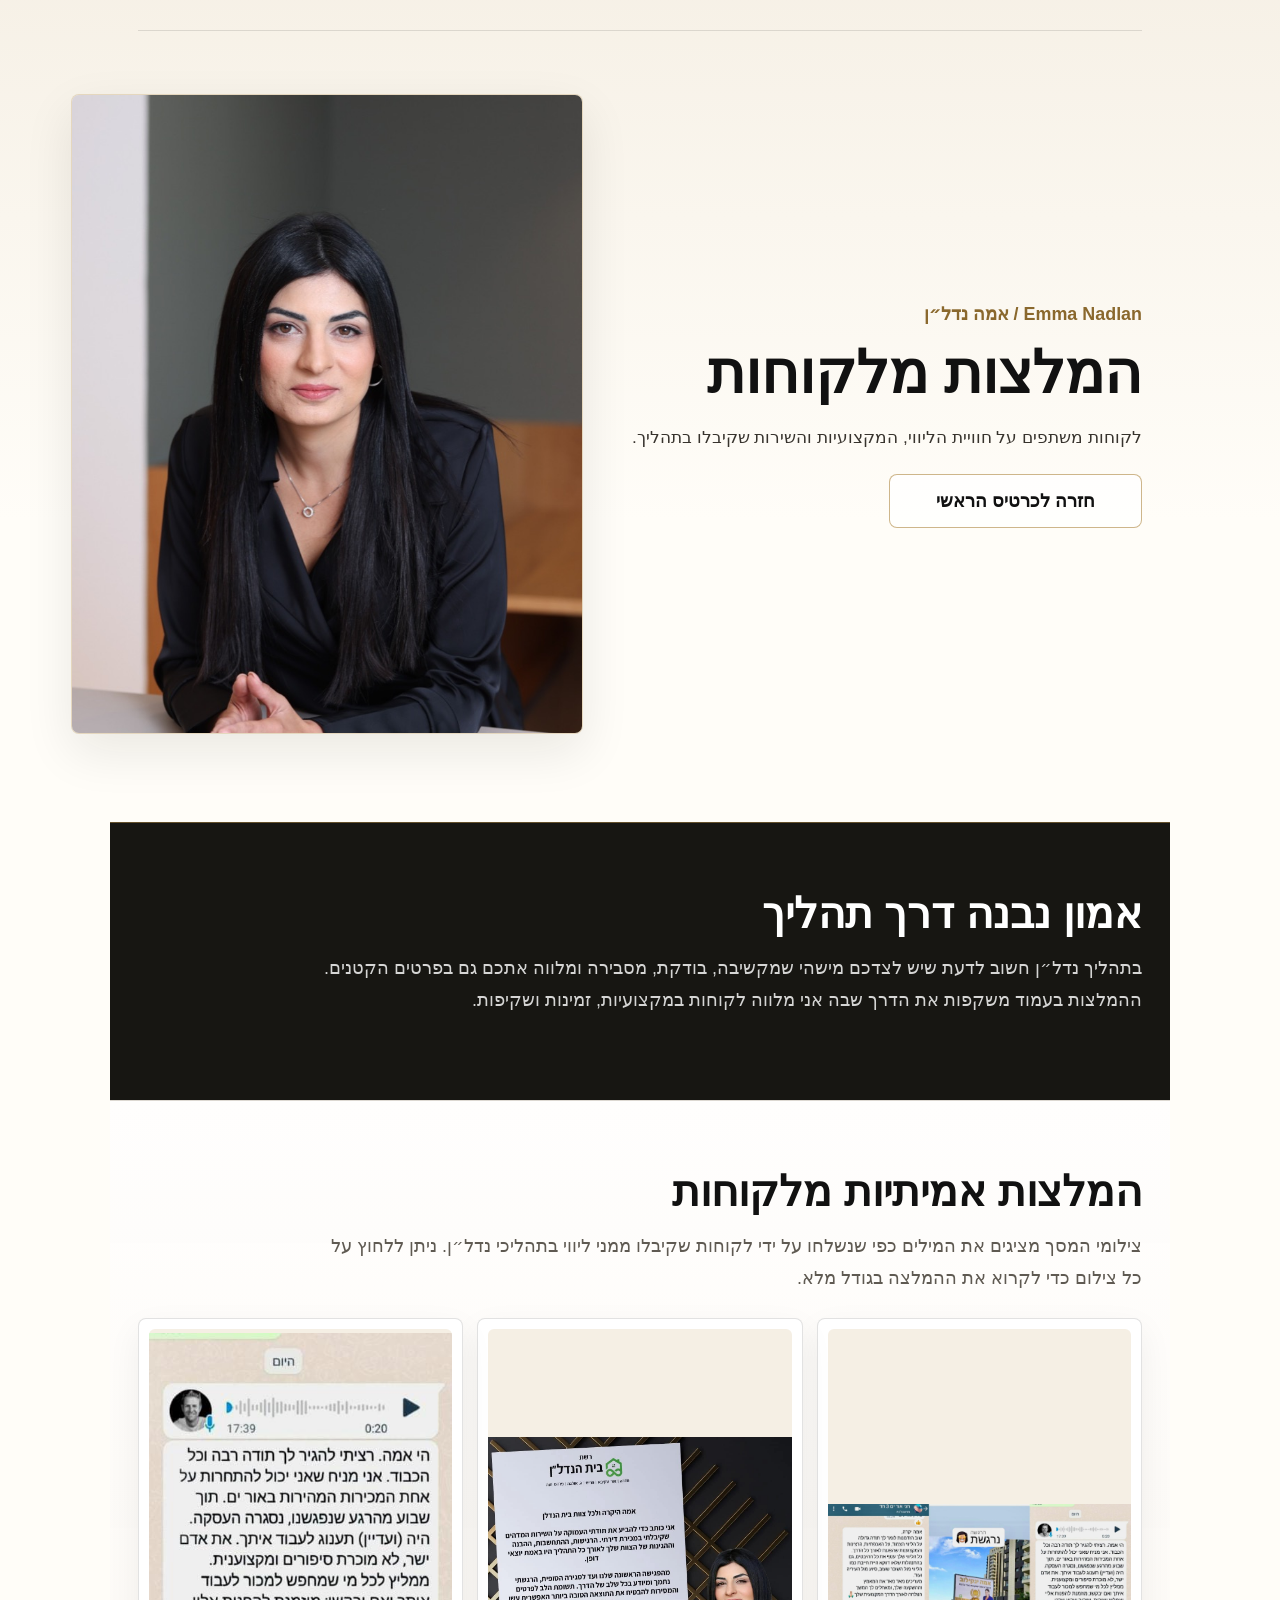
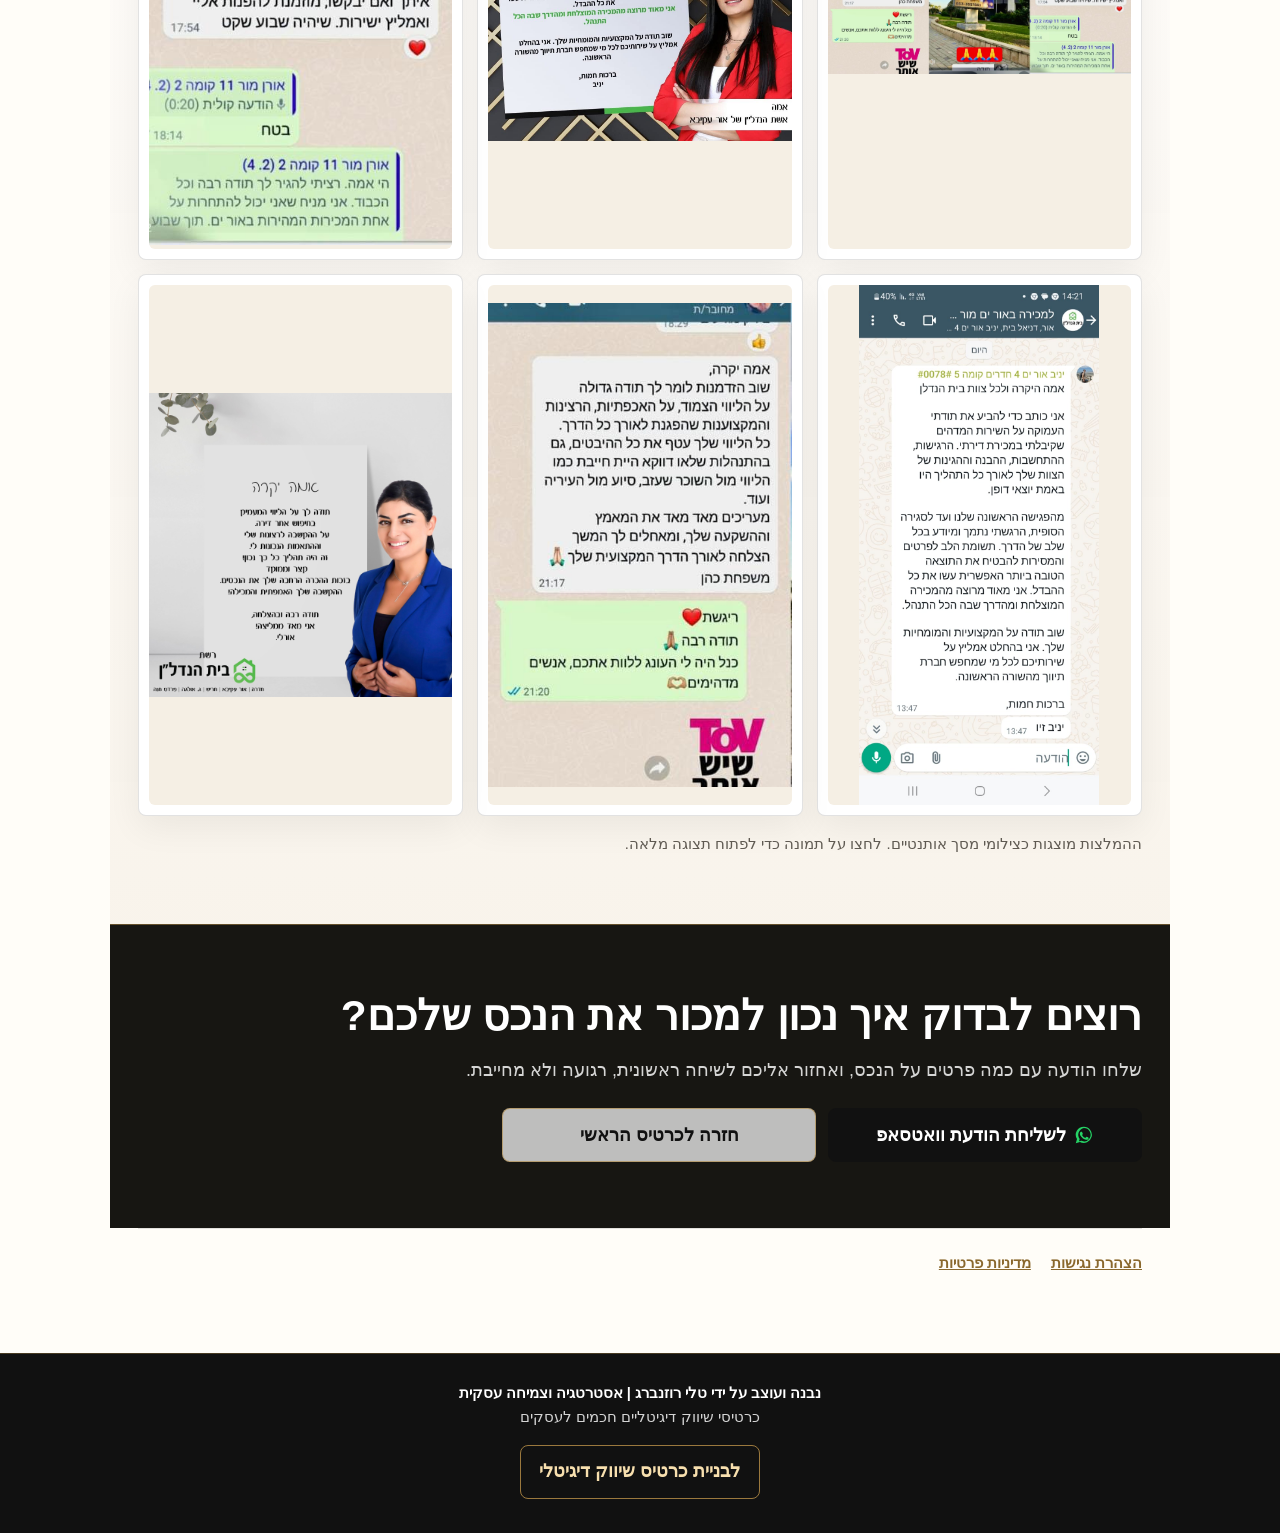
<file: recommendations.html>
<!doctype html>
<html lang="he" dir="rtl">
<head>
  <meta charset="utf-8">
  <meta name="viewport" content="width=device-width, initial-scale=1">
  <title>המלצות לקוחות | אמה נדל״ן</title>
  <meta name="description" content="המלצות מלקוחות של אמה נדל״ן על ליווי מקצועי, שקוף ואישי בתהליכי מכירה, קנייה ושיווק נכסים באור עקיבא והסביבה.">
  <meta name="robots" content="index, follow">

  <!-- TODO: update canonical URL after final domain is connected -->
  <link rel="canonical" href="https://example.com/recommendations">

  <meta property="og:title" content="המלצות לקוחות | אמה נדל״ן">
  <meta property="og:description" content="קראו מה לקוחות מספרים על הליווי של אמה נדל״ן בתהליכי נדל״ן, מכירת נכסים ושיווק דירות באור עקיבא והסביבה.">
  <meta property="og:image" content="emma-nadlan-recommendations.jpg">
  <meta property="og:url" content="https://example.com/recommendations">
  <meta property="og:type" content="website">

  <meta name="twitter:card" content="summary_large_image">
  <meta name="twitter:title" content="המלצות לקוחות | אמה נדל״ן">
  <meta name="twitter:description" content="המלצות לקוחות על ליווי מקצועי ושקוף של אמה נדל״ן בתהליכי נדל״ן באור עקיבא והסביבה.">
  <meta name="twitter:image" content="emma-nadlan-recommendations.jpg">
  <link rel="stylesheet" href="style.css">

  <script type="application/ld+json">
    {
      "@context": "https://schema.org",
      "@type": "ProfessionalService",
      "name": "אמה נדל״ן",
      "description": "תיווך ושיווק נדל״ן לבעלי נכסים באור עקיבא והסביבה",
      "areaServed": "אור עקיבא והסביבה",
      "telephone": "+972509560065",
      "url": "https://example.com/emma-nadlan",
      "sameAs": [
        "https://www.facebook.com/profile.php?id=61585982739040",
        "https://www.instagram.com/emmanadlan"
      ],
      "serviceType": "תיווך נדל״ן, מכירת נכסים, שיווק נכסים, הערכת שווי נכס, ליווי מוכרי דירות"
    }
  </script>
</head>
<body>
  <a class="skip-link" href="#main-content">דילוג לתוכן המרכזי</a>

  <main class="page" id="main-content">
    <section class="hero" aria-labelledby="hero-title">
      <div class="hero-content">
        <p class="brand-kicker">Emma Nadlan / אמה נדל״ן</p>
        <h1 id="hero-title">המלצות מלקוחות</h1>
        <p class="lead">לקוחות משתפים על חוויית הליווי, המקצועיות והשירות שקיבלו בתהליך.</p>
        <div class="actions">
          <a class="button button-secondary" href="index.html" aria-label="חזרה לכרטיס הראשי של אמה נדל״ן">
            חזרה לכרטיס הראשי
          </a>
        </div>
      </div>
      <div class="hero-media">
        <img src="emma-nadlan-recommendations.jpg" width="731" height="1000" alt="אמה נדל״ן, ליווי מקצועי ואישי ללקוחות נדל״ן" fetchpriority="high">
      </div>
    </section>

    <section class="dark-band" aria-labelledby="trust-title">
      <h2 id="trust-title">אמון נבנה דרך תהליך</h2>
      <p class="section-intro">בתהליך נדל״ן חשוב לדעת שיש לצדכם מישהי שמקשיבה, בודקת, מסבירה ומלווה אתכם גם בפרטים הקטנים. ההמלצות בעמוד משקפות את הדרך שבה אני מלווה לקוחות במקצועיות, זמינות ושקיפות.</p>
    </section>

    <section class="quiet-band" aria-labelledby="testimonials-title">
      <h2 id="testimonials-title">המלצות אמיתיות מלקוחות</h2>
      <p class="section-intro">צילומי המסך מציגים את המילים כפי שנשלחו על ידי לקוחות שקיבלו ממני ליווי בתהליכי נדל״ן. ניתן ללחוץ על כל צילום כדי לקרוא את ההמלצה בגודל מלא.</p>

      <div class="testimonial-gallery">
        <article class="testimonial-shot">
          <button class="testimonial-open" type="button" data-testimonial-src="client-recommendation-collage.jpg" aria-label="פתיחת קולאז׳ של המלצות לקוחות על אמה נדל״ן">
            <img src="client-recommendation-collage.jpg" alt="קולאז׳ צילומי מסך של המלצות לקוחות על אמה נדל״ן" loading="lazy" decoding="async">
          </button>
        </article>
        <article class="testimonial-shot">
          <button class="testimonial-open" type="button" data-testimonial-src="client-recommendation-letter.jpg" aria-label="פתיחת צילום מסך של מכתב המלצה על ליווי במכירת נכס">
            <img src="client-recommendation-letter.jpg" alt="צילום מסך של מכתב המלצה על אמה נדל״ן וליווי במכירת נכס" loading="lazy" decoding="async">
          </button>
        </article>
        <article class="testimonial-shot">
          <button class="testimonial-open" type="button" data-testimonial-src="client-recommendation-whatsapp-sale.jpg" aria-label="פתיחת צילום מסך של המלצה מלקוח על מכירת דירה">
            <img src="client-recommendation-whatsapp-sale.jpg" alt="צילום מסך של המלצה מלקוח על אמה נדל״ן וליווי במכירת דירה" loading="lazy" decoding="async">
          </button>
        </article>
        <article class="testimonial-shot">
          <button class="testimonial-open" type="button" data-testimonial-src="client-recommendation-whatsapp-letter.jpg" aria-label="פתיחת צילום מסך של הודעת תודה על ליווי מקיף">
            <img src="client-recommendation-whatsapp-letter.jpg" alt="צילום מסך של הודעת תודה על אמה נדל״ן וליווי מקצועי מקיף" loading="lazy" decoding="async">
          </button>
        </article>
        <article class="testimonial-shot">
          <button class="testimonial-open" type="button" data-testimonial-src="client-recommendation-whatsapp-support.jpg" aria-label="פתיחת צילום מסך של המלצה על זמינות ומקצועיות">
            <img src="client-recommendation-whatsapp-support.jpg" alt="צילום מסך של המלצה על אמה נדל״ן, זמינות ומקצועיות" loading="lazy" decoding="async">
          </button>
        </article>
        <article class="testimonial-shot">
          <button class="testimonial-open" type="button" data-testimonial-src="client-recommendation-search.jpg" aria-label="פתיחת צילום מסך של המלצה על ליווי בחיפוש נכס">
            <img src="client-recommendation-search.jpg" alt="צילום מסך של המלצה על אמה נדל״ן וליווי בחיפוש נכס" loading="lazy" decoding="async">
          </button>
        </article>
      </div>
      <p class="gallery-note">ההמלצות מוצגות כצילומי מסך אותנטיים. לחצו על תמונה כדי לפתוח תצוגה מלאה.</p>
    </section>

    <section class="dark-band" aria-labelledby="contact-title">
      <h2 id="contact-title">רוצים לבדוק איך נכון למכור את הנכס שלכם?</h2>
      <p class="section-intro">שלחו הודעה עם כמה פרטים על הנכס, ואחזור אליכם לשיחה ראשונית, רגועה ולא מחייבת.</p>
      <div class="actions">
        <a class="button button-primary" href="https://wa.me/972509560065?text=שלום%20אמה,%20אשמח%20לקבל%20פרטים" target="_blank" rel="noopener noreferrer" aria-label="שליחת הודעה לאמה נדל״ן בוואטסאפ">
          <span class="btn-icon whatsapp-icon" aria-hidden="true">
            <svg viewBox="0 0 24 24" focusable="false">
              <path fill="currentColor" d="M12.04 2a9.9 9.9 0 0 0-8.42 15.12L2.2 22l5.02-1.32A9.9 9.9 0 1 0 12.04 2Zm0 1.78a8.12 8.12 0 0 1 6.94 12.34 8.12 8.12 0 0 1-9.58 3.08l-.34-.14-2.98.78.8-2.9-.18-.36a8.12 8.12 0 0 1 5.34-12.8Zm-3.35 4.3c-.18 0-.46.07-.7.33-.24.27-.92.9-.92 2.2 0 1.29.94 2.54 1.07 2.72.13.18 1.84 2.9 4.5 3.95 2.2.87 2.66.7 3.14.66.48-.04 1.55-.63 1.77-1.24.22-.61.22-1.13.15-1.24-.06-.11-.24-.18-.5-.31-.26-.13-1.55-.76-1.79-.85-.24-.09-.42-.13-.59.13-.18.26-.68.85-.83 1.02-.15.18-.31.2-.57.07-.26-.13-1.1-.41-2.1-1.3-.78-.69-1.3-1.54-1.45-1.8-.15-.26-.02-.4.11-.53.12-.11.26-.31.39-.46.13-.15.17-.26.26-.44.09-.18.04-.33-.02-.46-.07-.13-.59-1.42-.81-1.95-.21-.51-.43-.44-.59-.45h-.5Z"/>
            </svg>
          </span>
          <span>לשליחת הודעת וואטסאפ</span>
        </a>
        <a class="button button-secondary" href="index.html" aria-label="חזרה לכרטיס הראשי של אמה נדל״ן">
          חזרה לכרטיס הראשי
        </a>
      </div>
    </section>

    <nav class="legal-links" aria-label="קישורים משפטיים">
      <a href="index.html#accessibility-statement">הצהרת נגישות</a>
      <a href="index.html#privacy-policy">מדיניות פרטיות</a>
    </nav>
  </main>

  <div class="lightbox" id="testimonial-lightbox" role="dialog" aria-modal="true" aria-label="תצוגה מוגדלת של המלצת לקוח" hidden>
    <button class="lightbox-close" type="button" aria-label="סגירת תצוגת ההמלצה">סגירה</button>
    <img src="client-recommendation-collage.jpg" alt="תצוגה מוגדלת של המלצת לקוח על אמה נדל״ן">
  </div>

  <footer class="creator-footer">
    <p>נבנה ועוצב על ידי טלי רוזנברג | אסטרטגיה וצמיחה עסקית</p>
    <p>כרטיסי שיווק דיגיטליים חכמים לעסקים</p>
    <a href="https://wa.me/message/R774GIXF2DOGP1" target="_blank" rel="noopener noreferrer" aria-label="לבניית כרטיס שיווק דיגיטלי">
      לבניית כרטיס שיווק דיגיטלי
    </a>
  </footer>
  <script src="script.js" defer></script>
</body>
</html>
</file>
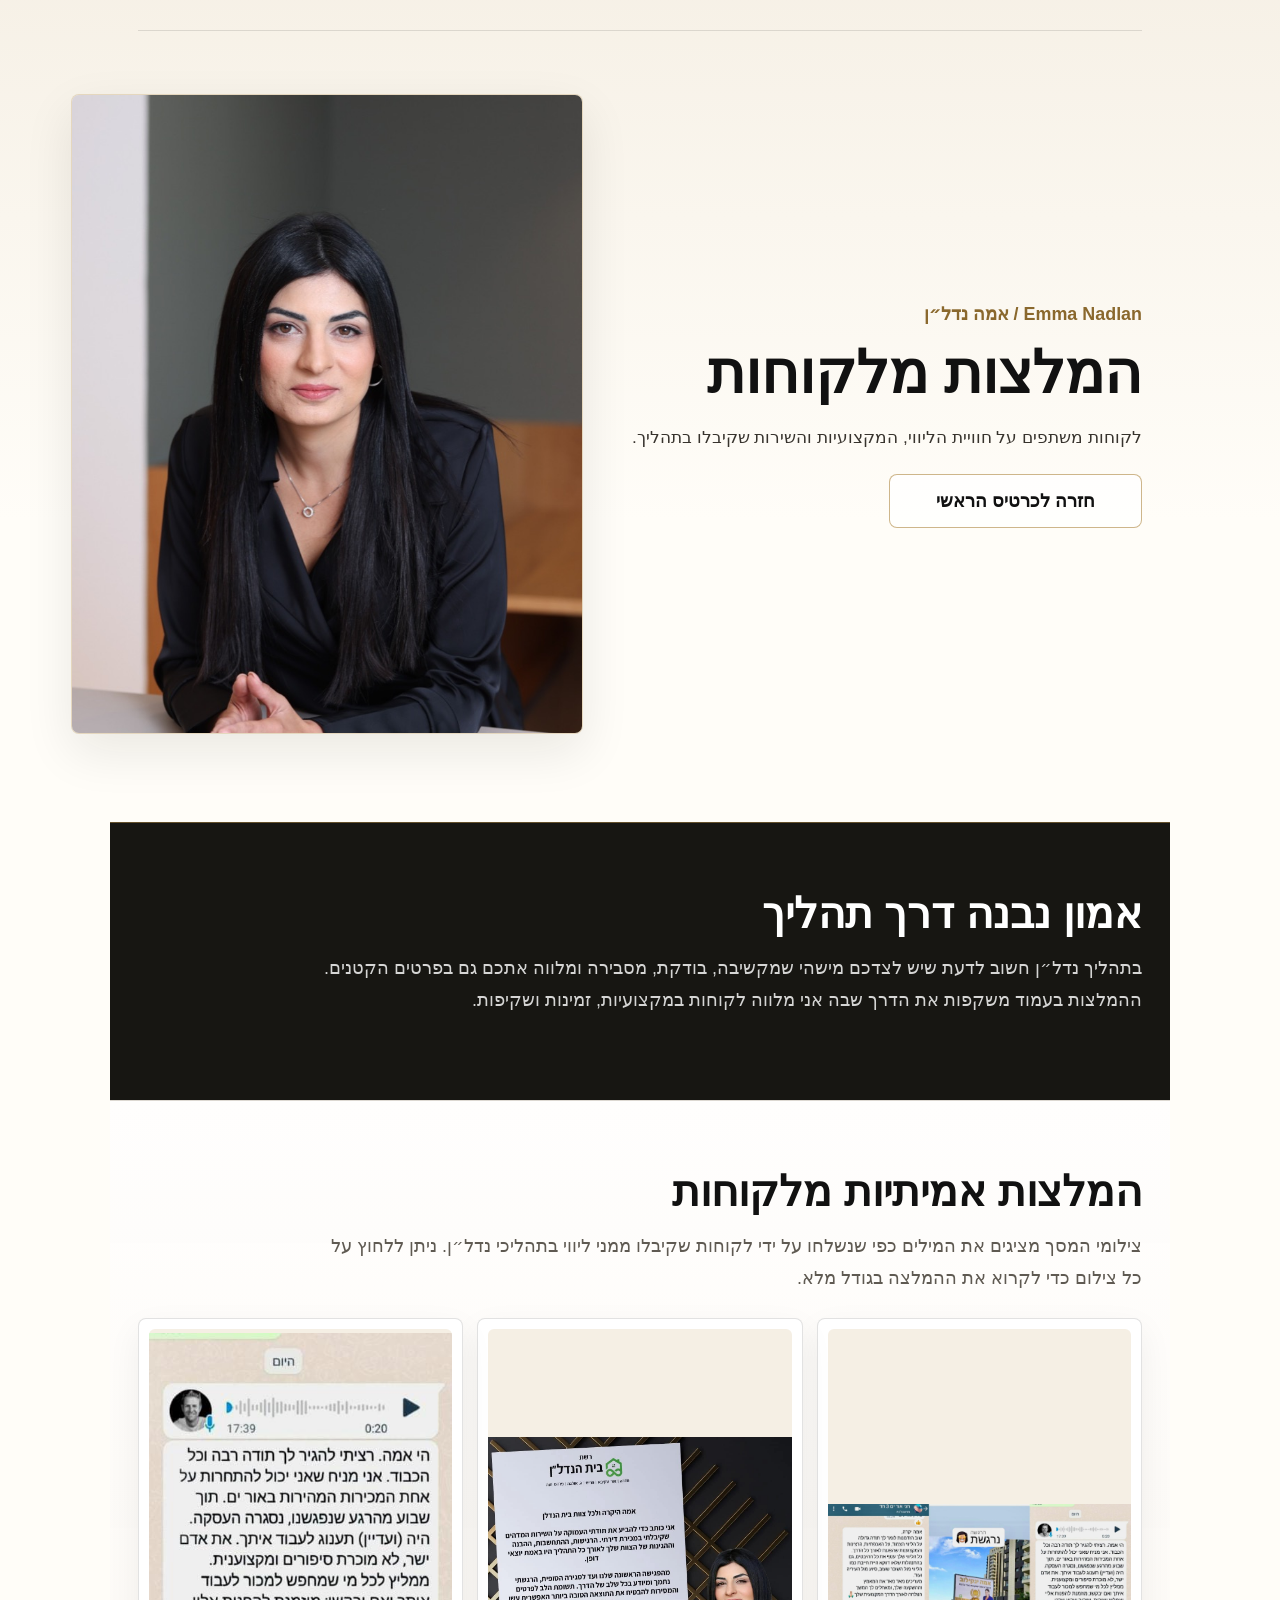
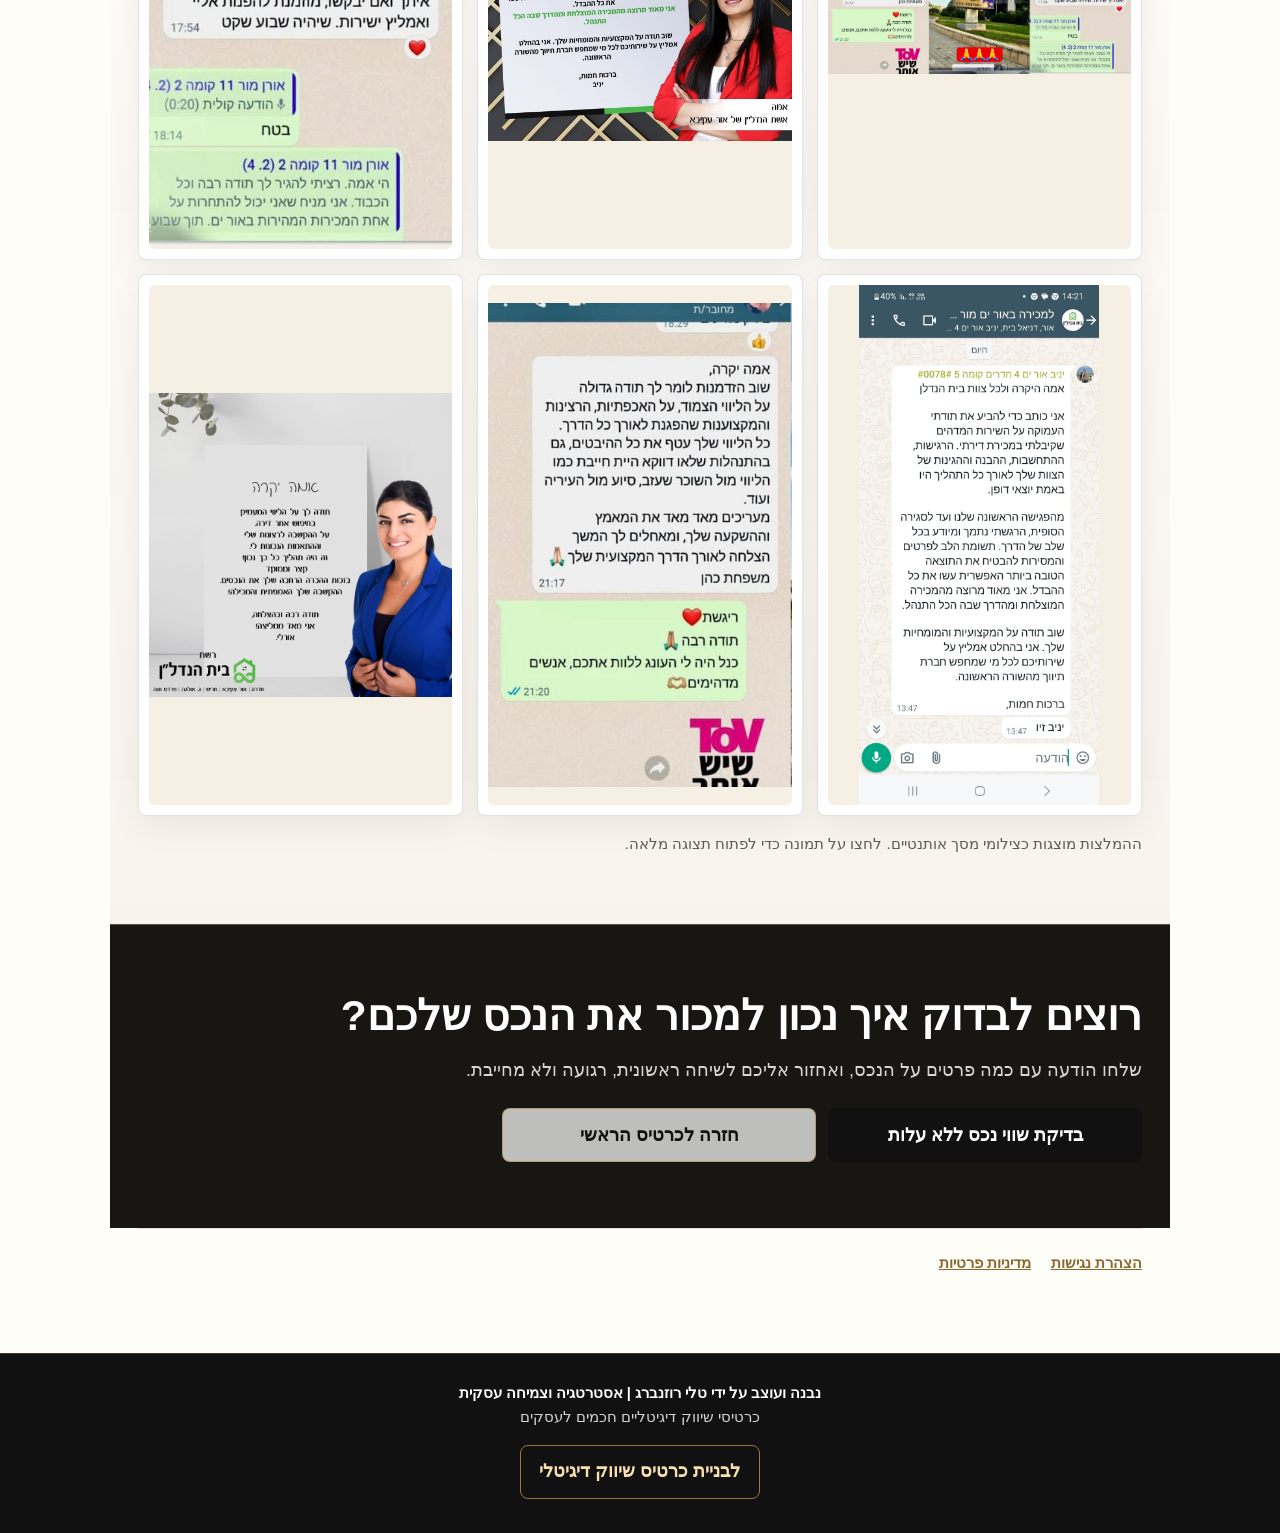
<file: files-mentioned-by-the-user-whatsapp/recommendations.html>
<!doctype html>
<html lang="he" dir="rtl">
<head>
  <meta charset="utf-8">
  <meta name="viewport" content="width=device-width, initial-scale=1">
  <title>המלצות לקוחות | אמה נדל״ן</title>
  <meta name="description" content="המלצות מלקוחות של אמה נדל״ן על ליווי מקצועי, שקוף ואישי בתהליכי מכירה, קנייה ושיווק נכסים באור עקיבא והסביבה.">
  <meta name="robots" content="index, follow">

  <!-- TODO: update canonical URL after final domain is connected -->
  <link rel="canonical" href="https://example.com/recommendations">

  <meta property="og:title" content="המלצות לקוחות | אמה נדל״ן">
  <meta property="og:description" content="קראו מה לקוחות מספרים על הליווי של אמה נדל״ן בתהליכי נדל״ן, מכירת נכסים ושיווק דירות באור עקיבא והסביבה.">
  <meta property="og:image" content="https://example.com/assets/emma-nadlan-recommendations.jpg">
  <meta property="og:url" content="https://example.com/recommendations">
  <meta property="og:type" content="website">

  <meta name="twitter:card" content="summary_large_image">
  <meta name="twitter:title" content="המלצות לקוחות | אמה נדל״ן">
  <meta name="twitter:description" content="המלצות לקוחות על ליווי מקצועי ושקוף של אמה נדל״ן בתהליכי נדל״ן באור עקיבא והסביבה.">
  <meta name="twitter:image" content="https://example.com/assets/emma-nadlan-recommendations.jpg">
  <link rel="stylesheet" href="style.css">

  <script type="application/ld+json">
    {
      "@context": "https://schema.org",
      "@type": "ProfessionalService",
      "name": "אמה נדל״ן",
      "description": "תיווך ושיווק נדל״ן לבעלי נכסים באור עקיבא והסביבה",
      "areaServed": "אור עקיבא והסביבה",
      "telephone": "+972509560065",
      "url": "https://example.com/emma-nadlan",
      "sameAs": [
        "https://www.facebook.com/profile.php?id=61585982739040",
        "https://www.instagram.com/emmanadlan"
      ],
      "serviceType": "תיווך נדל״ן, מכירת נכסים, שיווק נכסים, הערכת שווי נכס, ליווי מוכרי דירות"
    }
  </script>
</head>
<body>
  <a class="skip-link" href="#main-content">דילוג לתוכן המרכזי</a>

  <main class="page" id="main-content">
    <section class="hero" aria-labelledby="hero-title">
      <div class="hero-content">
        <p class="brand-kicker">Emma Nadlan / אמה נדל״ן</p>
        <h1 id="hero-title">המלצות מלקוחות</h1>
        <p class="lead">לקוחות משתפים על חוויית הליווי, המקצועיות והשירות שקיבלו בתהליך.</p>
        <div class="actions">
          <a class="button button-secondary" href="index.html" aria-label="חזרה לכרטיס הראשי של אמה נדל״ן">
            חזרה לכרטיס הראשי
          </a>
        </div>
      </div>
      <div class="hero-media">
        <img src="assets/emma-nadlan-recommendations.jpg" width="731" height="1000" alt="אמה נדל״ן, ליווי מקצועי ואישי ללקוחות נדל״ן" fetchpriority="high">
      </div>
    </section>

    <section class="dark-band" aria-labelledby="trust-title">
      <h2 id="trust-title">אמון נבנה דרך תהליך</h2>
      <p class="section-intro">בתהליך נדל״ן חשוב לדעת שיש לצדכם מישהי שמקשיבה, בודקת, מסבירה ומלווה אתכם גם בפרטים הקטנים. ההמלצות בעמוד משקפות את הדרך שבה אני מלווה לקוחות במקצועיות, זמינות ושקיפות.</p>
    </section>

    <section class="quiet-band" aria-labelledby="testimonials-title">
      <h2 id="testimonials-title">המלצות אמיתיות מלקוחות</h2>
      <p class="section-intro">צילומי המסך מציגים את המילים כפי שנשלחו על ידי לקוחות שקיבלו ממני ליווי בתהליכי נדל״ן. ניתן ללחוץ על כל צילום כדי לקרוא את ההמלצה בגודל מלא.</p>

      <div class="testimonial-gallery">
        <article class="testimonial-shot">
          <button class="testimonial-open" type="button" data-testimonial-src="assets/testimonials/client-recommendation-collage.jpg" aria-label="פתיחת קולאז׳ של המלצות לקוחות על אמה נדל״ן">
            <img src="assets/testimonials/client-recommendation-collage.jpg" alt="קולאז׳ צילומי מסך של המלצות לקוחות על אמה נדל״ן" loading="lazy" decoding="async">
          </button>
        </article>
        <article class="testimonial-shot">
          <button class="testimonial-open" type="button" data-testimonial-src="assets/testimonials/client-recommendation-letter.jpg" aria-label="פתיחת צילום מסך של מכתב המלצה על ליווי במכירת נכס">
            <img src="assets/testimonials/client-recommendation-letter.jpg" alt="צילום מסך של מכתב המלצה על אמה נדל״ן וליווי במכירת נכס" loading="lazy" decoding="async">
          </button>
        </article>
        <article class="testimonial-shot">
          <button class="testimonial-open" type="button" data-testimonial-src="assets/testimonials/client-recommendation-whatsapp-sale.jpg" aria-label="פתיחת צילום מסך של המלצה מלקוח על מכירת דירה">
            <img src="assets/testimonials/client-recommendation-whatsapp-sale.jpg" alt="צילום מסך של המלצה מלקוח על אמה נדל״ן וליווי במכירת דירה" loading="lazy" decoding="async">
          </button>
        </article>
        <article class="testimonial-shot">
          <button class="testimonial-open" type="button" data-testimonial-src="assets/testimonials/client-recommendation-whatsapp-letter.jpg" aria-label="פתיחת צילום מסך של הודעת תודה על ליווי מקיף">
            <img src="assets/testimonials/client-recommendation-whatsapp-letter.jpg" alt="צילום מסך של הודעת תודה על אמה נדל״ן וליווי מקצועי מקיף" loading="lazy" decoding="async">
          </button>
        </article>
        <article class="testimonial-shot">
          <button class="testimonial-open" type="button" data-testimonial-src="assets/testimonials/client-recommendation-whatsapp-support.jpg" aria-label="פתיחת צילום מסך של המלצה על זמינות ומקצועיות">
            <img src="assets/testimonials/client-recommendation-whatsapp-support.jpg" alt="צילום מסך של המלצה על אמה נדל״ן, זמינות ומקצועיות" loading="lazy" decoding="async">
          </button>
        </article>
        <article class="testimonial-shot">
          <button class="testimonial-open" type="button" data-testimonial-src="assets/testimonials/client-recommendation-search.jpg" aria-label="פתיחת צילום מסך של המלצה על ליווי בחיפוש נכס">
            <img src="assets/testimonials/client-recommendation-search.jpg" alt="צילום מסך של המלצה על אמה נדל״ן וליווי בחיפוש נכס" loading="lazy" decoding="async">
          </button>
        </article>
      </div>
      <p class="gallery-note">ההמלצות מוצגות כצילומי מסך אותנטיים. לחצו על תמונה כדי לפתוח תצוגה מלאה.</p>
    </section>

    <section class="dark-band" aria-labelledby="contact-title">
      <h2 id="contact-title">רוצים לבדוק איך נכון למכור את הנכס שלכם?</h2>
      <p class="section-intro">שלחו הודעה עם כמה פרטים על הנכס, ואחזור אליכם לשיחה ראשונית, רגועה ולא מחייבת.</p>
      <div class="actions">
        <a class="button button-primary" href="https://wa.me/972509560065?text=שלום%20אמה,%20אני%20רוצה%20בדיקת%20שווי%20נכס%20ללא%20עלות" target="_blank" rel="noopener noreferrer" aria-label="בדיקת שווי נכס ללא עלות בוואטסאפ">
          בדיקת שווי נכס ללא עלות
        </a>
        <a class="button button-secondary" href="index.html" aria-label="חזרה לכרטיס הראשי של אמה נדל״ן">
          חזרה לכרטיס הראשי
        </a>
      </div>
    </section>

    <nav class="legal-links" aria-label="קישורים משפטיים">
      <a href="index.html#accessibility-statement">הצהרת נגישות</a>
      <a href="index.html#privacy-policy">מדיניות פרטיות</a>
    </nav>
  </main>

  <div class="lightbox" id="testimonial-lightbox" role="dialog" aria-modal="true" aria-label="תצוגה מוגדלת של המלצת לקוח" hidden>
    <button class="lightbox-close" type="button" aria-label="סגירת תצוגת ההמלצה">סגירה</button>
    <img src="assets/testimonials/client-recommendation-collage.jpg" alt="תצוגה מוגדלת של המלצת לקוח על אמה נדל״ן">
  </div>

  <footer class="creator-footer">
    <p>נבנה ועוצב על ידי טלי רוזנברג | אסטרטגיה וצמיחה עסקית</p>
    <p>כרטיסי שיווק דיגיטליים חכמים לעסקים</p>
    <a href="https://wa.me/message/R774GIXF2DOGP1" target="_blank" rel="noopener noreferrer" aria-label="לבניית כרטיס שיווק דיגיטלי">
      לבניית כרטיס שיווק דיגיטלי
    </a>
  </footer>
  <script src="script.js" defer></script>
</body>
</html>
</file>
<file: style.css>
:root {
      --ink: #111111;
      --muted: #5f5a52;
      --paper: #fffdf8;
      --surface: #ffffff;
      --cream: #f5efe4;
      --cream-strong: #e9ddca;
      --gold: #b18a45;
      --gold-deep: #8a682d;
      --line: rgba(17, 17, 17, 0.12);
      --shadow: 0 18px 50px rgba(22, 20, 16, 0.09);
      --radius: 8px;
      --max: 1060px;
    }

    * {
      box-sizing: border-box;
    }

    html {
      scroll-behavior: smooth;
    }

    html[data-text-size="small"] {
      font-size: 93.75%;
    }

    html[data-text-size="large"] {
      font-size: 112.5%;
    }

    html[data-text-size="larger"] {
      font-size: 125%;
    }

    body {
      margin: 0;
      background:
        linear-gradient(180deg, rgba(245, 239, 228, 0.86), rgba(255, 253, 248, 0.98) 520px),
        var(--paper);
      color: var(--ink);
      font-family: Arial, "Helvetica Neue", sans-serif;
      font-size: 1.0625rem;
      line-height: 1.75;
      overflow-x: hidden;
      text-align: right;
    }

    img {
      display: block;
      max-width: 100%;
      height: auto;
    }

    a {
      color: inherit;
    }

    a:focus-visible,
    button:focus-visible {
      outline: 3px solid var(--gold-deep);
      outline-offset: 3px;
    }

    .skip-link {
      position: fixed;
      top: 12px;
      right: 12px;
      z-index: 1200;
      padding: 10px 14px;
      border-radius: 8px;
      background: #111111;
      color: #ffffff;
      font-weight: 800;
      text-decoration: none;
      transform: translateY(-180%);
      transition: transform 160ms ease;
    }

    .skip-link:focus {
      transform: translateY(0);
    }

    .page {
      width: min(100%, var(--max));
      margin-inline: auto;
      padding: 20px 18px 0;
    }

    .hero {
      display: grid;
      gap: 26px;
      align-items: center;
      min-height: 92svh;
      padding: 18px 0 44px;
    }

    .hero-media {
      position: relative;
      order: -1;
      overflow: hidden;
      border: 1px solid rgba(177, 138, 69, 0.24);
      border-radius: 8px;
      background: var(--cream);
      box-shadow: var(--shadow);
      aspect-ratio: 4 / 5;
    }

    .hero-media img {
      width: 100%;
      height: 100%;
      object-fit: cover;
      object-position: center top;
    }

    .brand-kicker {
      margin: 0 0 12px;
      color: var(--gold-deep);
      font-size: 1.12rem;
      font-weight: 700;
      letter-spacing: 0;
    }

    h1,
    h2,
    h3,
    p {
      margin-top: 0;
    }

    h1 {
      max-width: 820px;
      margin-bottom: 18px;
      font-size: clamp(1.7786rem, 8.6955vw, 3.6363rem);
      line-height: 1.06;
      font-weight: 800;
    }

    .hero-subtitle {
      max-width: 760px;
      margin: -6px 0 18px;
      color: #2d2924;
      font-size: clamp(1rem, 3.2vw, 1.18rem);
      line-height: 1.55;
      font-weight: 800;
    }

    h2 {
      margin-bottom: 14px;
      font-size: clamp(1.55rem, 6vw, 2.65rem);
      line-height: 1.18;
      font-weight: 800;
    }

    h3 {
      margin-bottom: 8px;
      font-size: 1.08rem;
      line-height: 1.35;
    }

    .lead {
      max-width: 740px;
      margin-bottom: 22px;
      color: #37332d;
      font-size: 1.08rem;
    }

    .lead-secondary {
      max-width: 740px;
      margin: -10px 0 18px;
      color: var(--muted);
      font-size: 0.96rem;
      line-height: 1.7;
    }

    .microcopy {
      margin: 12px 0 0;
      color: var(--muted);
      font-size: 0.88rem;
      font-weight: 700;
    }

    .hero-buyer-link {
      display: inline-flex;
      margin-top: 12px;
      color: var(--gold-deep);
      font-size: 0.92rem;
      font-weight: 800;
      text-decoration: underline;
      text-underline-offset: 5px;
    }

    .hero-buyer-link:hover {
      color: var(--ink);
    }

    .hero-buyer-link:focus-visible {
      outline: 3px solid rgba(177, 138, 69, 0.42);
      outline-offset: 4px;
      border-radius: 6px;
    }

    .gold-text {
      color: var(--gold-deep);
      font-weight: 800;
    }

    .actions {
      display: grid;
      gap: 12px;
      margin-top: 22px;
    }

    .button {
      display: inline-flex;
      align-items: center;
      justify-content: center;
      gap: 8px;
      min-height: 54px;
      padding: 14px 20px;
      border: 1px solid var(--ink);
      border-radius: 8px;
      font-weight: 800;
      line-height: 1.25;
      text-align: center;
      text-decoration: none;
      transition: transform 180ms ease, background 180ms ease, border-color 180ms ease, color 180ms ease;
    }

    .button:focus-visible {
      outline: 3px solid rgba(177, 138, 69, 0.42);
      outline-offset: 3px;
    }

    .button:hover {
      transform: translateY(-1px);
    }

    .button-primary {
      border-color: var(--ink);
      background: var(--ink);
      color: #ffffff;
    }

    .button-primary:hover {
      background: #2a241a;
    }

    .button-secondary {
      border-color: rgba(177, 138, 69, 0.62);
      background: rgba(255, 255, 255, 0.72);
      color: var(--ink);
    }

    .button-secondary:hover {
      background: #ffffff;
      border-color: var(--gold-deep);
    }

    .btn-icon {
      width: 1.1em;
      height: 1.1em;
      flex-shrink: 0;
      display: inline-block;
    }

    .btn-icon svg {
      display: block;
      width: 100%;
      height: 100%;
    }

    .whatsapp-icon {
      color: #25d366;
    }

    .facebook-icon {
      color: #1877f2;
    }

    .instagram-icon {
      color: var(--gold-deep);
    }

    .social-actions {
      display: grid;
      gap: 10px;
      max-width: 640px;
      margin-top: 14px;
    }

    .button-social {
      min-height: 46px;
      padding: 11px 16px;
      border-color: rgba(138, 104, 45, 0.66);
      background: rgba(255, 255, 255, 0.58);
      color: #30281b;
      font-size: 0.94rem;
    }

    .button-social:hover {
      border-color: var(--gold-deep);
      background: #ffffff;
    }

    section {
      padding: 48px 0;
      border-top: 1px solid var(--line);
    }

    .section-intro {
      max-width: 820px;
      color: var(--muted);
    }

    .quiet-band {
      margin-inline: -18px;
      padding-inline: 18px;
      background: linear-gradient(180deg, rgba(255, 255, 255, 0.68), rgba(245, 239, 228, 0.66));
    }

    .dark-band {
      margin-inline: -18px;
      padding-inline: 18px;
      border-color: rgba(177, 138, 69, 0.5);
      background: #171612;
      color: #ffffff;
    }

    .dark-band h2,
    .dark-band h3 {
      color: #ffffff;
    }

    .dark-band .section-intro {
      color: rgba(255, 255, 255, 0.82);
    }

    .dark-band .gold-text {
      color: #e3c98e;
    }

    .points,
    .cards,
    .services,
    .values,
    .steps,
    .insight-cards,
    .method-steps,
    .benefits,
    .proof-cards,
    .local-cards,
    .marketing-tools,
    .screening-cards,
    .exclusive-cards,
    .buyer-cards,
    .activity-cards,
    .home-testimonials {
      display: grid;
      gap: 12px;
      margin: 24px 0 0;
      padding: 0;
      list-style: none;
    }

    .point,
    .card,
    .service,
    .value,
    .step,
    .insight-card,
    .method-step,
    .benefit,
    .proof-card,
    .local-card,
    .marketing-tool,
    .screening-card,
    .exclusive-card,
    .buyer-card,
    .activity-card,
    .home-testimonial {
      border: 1px solid var(--line);
      border-radius: var(--radius);
      background: rgba(255, 255, 255, 0.82);
      box-shadow: 0 12px 34px rgba(22, 20, 16, 0.045);
    }

    .point {
      padding: 18px 18px 18px 20px;
      font-weight: 700;
    }

    .point::before,
    .service::before,
    .value::before {
      content: "";
      display: inline-block;
      width: 9px;
      height: 9px;
      margin-left: 10px;
      border-radius: 999px;
      background: var(--gold);
      vertical-align: middle;
    }

    .card,
    .service,
    .value,
    .insight-card,
    .method-step,
    .benefit,
    .proof-card,
    .local-card,
    .marketing-tool,
    .screening-card,
    .exclusive-card,
    .buyer-card,
    .activity-card,
    .home-testimonial {
      padding: 18px;
    }

    .service,
    .value {
      color: #2d2924;
      font-weight: 700;
    }

    .insight-card p,
    .method-step p,
    .benefit p,
    .proof-card p,
    .local-card p,
    .marketing-tool p,
    .screening-card p,
    .exclusive-card p,
    .buyer-card p,
    .activity-card p,
    .home-testimonial p {
      margin-bottom: 0;
      color: #474139;
      font-size: 0.96rem;
      line-height: 1.62;
    }

    .buyer-card h3 {
      margin-bottom: 0;
    }

    .faq-list {
      display: grid;
      gap: 12px;
      margin-top: 24px;
    }

    .faq-item {
      padding: 18px;
      border: 1px solid var(--line);
      border-radius: var(--radius);
      background: rgba(255, 255, 255, 0.82);
      box-shadow: 0 12px 34px rgba(22, 20, 16, 0.045);
    }

    .faq-item h3 {
      margin-bottom: 8px;
      color: var(--ink);
      font-size: 1.04rem;
    }

    .faq-item p {
      margin-bottom: 0;
      color: #474139;
      font-size: 0.96rem;
      line-height: 1.68;
    }

    .proof-card {
      border-color: rgba(177, 138, 69, 0.32);
      background: #ffffff;
    }

    .proof-card strong {
      display: block;
      margin-bottom: 8px;
      color: var(--gold-deep);
      font-size: 1.45rem;
      line-height: 1.15;
    }

    .home-testimonial blockquote {
      margin: 0 0 14px;
      color: #312d28;
    }

    .home-testimonial footer {
      padding-top: 12px;
      border-top: 1px solid var(--line);
      color: var(--muted);
      font-size: 0.9rem;
      font-weight: 700;
    }

    .testimonial-gallery {
      display: grid;
      gap: 14px;
      margin-top: 24px;
    }

    .testimonial-shot {
      padding: 10px;
      border: 1px solid var(--line);
      border-radius: 8px;
      background: #ffffff;
      box-shadow: 0 12px 34px rgba(22, 20, 16, 0.06);
    }

    .testimonial-open {
      display: block;
      width: 100%;
      height: min(68svh, 520px);
      padding: 0;
      overflow: hidden;
      border: 0;
      border-radius: 6px;
      background: #f5efe4;
      cursor: zoom-in;
    }

    .testimonial-open img {
      width: 100%;
      height: 100%;
      object-fit: contain;
    }

    .gallery-note {
      margin: 16px 0 0;
      color: var(--muted);
      font-size: 0.92rem;
    }

    .gallery-note + .contact-panel {
      margin-top: 22px;
    }

    .lightbox {
      position: fixed;
      inset: 0;
      z-index: 1400;
      display: grid;
      place-items: center;
      padding: 64px 16px 20px;
      background: rgba(17, 17, 17, 0.9);
    }

    .lightbox[hidden] {
      display: none;
    }

    .lightbox img {
      width: auto;
      max-width: min(1100px, 100%);
      max-height: calc(100svh - 94px);
      border-radius: 8px;
      background: #ffffff;
      box-shadow: 0 20px 60px rgba(0, 0, 0, 0.34);
    }

    .lightbox-close {
      position: absolute;
      top: 14px;
      left: 16px;
      min-width: 48px;
      min-height: 44px;
      padding: 8px 14px;
      border: 1px solid rgba(227, 201, 142, 0.82);
      border-radius: 8px;
      background: #ffffff;
      color: #111111;
      cursor: pointer;
      font: inherit;
      font-weight: 800;
    }

    body.modal-open {
      overflow: hidden;
    }

    .mini-icon {
      display: inline-grid;
      place-items: center;
      width: 30px;
      height: 30px;
      margin-bottom: 12px;
      border: 1px solid rgba(177, 138, 69, 0.5);
      border-radius: 50%;
      color: var(--gold-deep);
      font-size: 0.92rem;
      font-weight: 800;
      line-height: 1;
    }

    .method-step {
      display: grid;
      grid-template-columns: auto 1fr;
      gap: 14px;
      align-items: start;
    }

    .step {
      display: grid;
      grid-template-columns: auto 1fr;
      gap: 14px;
      align-items: start;
      padding: 18px;
    }

    .step-number {
      display: inline-grid;
      place-items: center;
      width: 38px;
      height: 38px;
      border-radius: 50%;
      background: var(--ink);
      color: #ffffff;
      font-weight: 800;
      line-height: 1;
    }

    .step p,
    .card p {
      margin-bottom: 0;
      color: #312d28;
    }

    .step h3 {
      margin-bottom: 6px;
    }

    .step p {
      font-size: 0.96rem;
      line-height: 1.6;
    }

    .emphasis {
      margin-top: 24px;
      padding: 20px;
      border-right: 4px solid var(--gold);
      border-radius: 8px;
      background: #ffffff;
      color: #2e2922;
      font-weight: 700;
      box-shadow: 0 10px 28px rgba(22, 20, 16, 0.05);
    }

    .trust-note {
      margin-top: 22px;
      padding: 18px;
      border-right: 4px solid var(--gold);
      border-radius: 8px;
      background: #ffffff;
      color: #2e2922;
      font-weight: 700;
    }

    .mid-cta {
      text-align: right;
    }

    .mid-cta .actions {
      max-width: 420px;
    }

    .mid-cta .button {
      border-color: rgba(227, 201, 142, 0.82);
      background: #ffffff;
      color: #111111;
    }

    .mid-cta .button:hover {
      border-color: #ffffff;
      background: #f5efe4;
    }

    .dark-band .button-social {
      border-color: rgba(227, 201, 142, 0.76);
      background: transparent;
      color: #ffffff;
    }

    .dark-band .button-social:hover {
      background: rgba(255, 255, 255, 0.12);
    }

    .approach {
      position: relative;
    }

    .contact {
      padding-bottom: 58px;
    }

    .contact-panel {
      padding: 26px 20px;
      border: 1px solid rgba(177, 138, 69, 0.3);
      border-radius: 8px;
      background: linear-gradient(180deg, #ffffff, #fbf7ef);
      box-shadow: var(--shadow);
    }

    .legal {
      padding-top: 12px;
      padding-bottom: 18px;
    }

    .legal-grid {
      display: grid;
      gap: 12px;
    }

    .legal-item {
      overflow: hidden;
      border: 1px solid var(--line);
      border-radius: 8px;
      background: rgba(255, 255, 255, 0.82);
    }

    .legal-item h2 {
      margin: 0;
      font-size: 1.16rem;
    }

    .accordion-button {
      display: flex;
      align-items: center;
      justify-content: space-between;
      width: 100%;
      min-height: 58px;
      padding: 15px 16px;
      border: 0;
      background: transparent;
      color: var(--ink);
      cursor: pointer;
      font: inherit;
      font-weight: 800;
      text-align: right;
    }

    .accordion-button::after {
      content: "+";
      margin-right: 12px;
      color: var(--gold-deep);
      font-size: 1.45rem;
      line-height: 1;
    }

    .accordion-button[aria-expanded="true"]::after {
      content: "−";
    }

    .accordion-content {
      padding: 0 16px 16px;
      color: #37332d;
    }

    .accordion-content p {
      margin-bottom: 12px;
    }

    .accordion-content p:last-child {
      margin-bottom: 0;
    }

    .legal-link {
      color: var(--gold-deep);
      font-weight: 800;
    }

    .accessibility-widget {
      position: fixed;
      bottom: 16px;
      left: 16px;
      z-index: 1000;
      display: grid;
      gap: 8px;
      justify-items: start;
      max-width: calc(100vw - 32px);
      direction: rtl;
    }

    .accessibility-toggle {
      min-height: 50px;
      padding: 11px 15px;
      border: 1px solid rgba(177, 138, 69, 0.76);
      border-radius: 8px;
      background: #111111;
      color: #ffffff;
      cursor: pointer;
      font: inherit;
      font-weight: 800;
      box-shadow: 0 10px 28px rgba(17, 17, 17, 0.2);
    }

    .accessibility-panel {
      width: min(286px, calc(100vw - 32px));
      max-height: calc(100svh - 90px);
      overflow-y: auto;
      padding: 14px;
      border: 1px solid rgba(177, 138, 69, 0.72);
      border-radius: 8px;
      background: #ffffff;
      color: #111111;
      box-shadow: 0 18px 42px rgba(17, 17, 17, 0.2);
    }

    .accessibility-panel[hidden] {
      display: none;
    }

    .accessibility-panel h2 {
      margin-bottom: 10px;
      font-size: 1.08rem;
    }

    .accessibility-controls {
      display: grid;
      gap: 7px;
    }

    .accessibility-controls button {
      min-height: 44px;
      padding: 9px 11px;
      border: 1px solid rgba(17, 17, 17, 0.24);
      border-radius: 6px;
      background: #ffffff;
      color: #111111;
      cursor: pointer;
      font: inherit;
      font-size: 0.94rem;
      font-weight: 700;
      text-align: right;
    }

    .accessibility-controls button:hover,
    .accessibility-controls button[aria-pressed="true"] {
      border-color: var(--gold-deep);
      background: #f5efe4;
    }

    html.a11y-high-contrast body {
      background: #ffffff;
      color: #000000;
    }

    html.a11y-high-contrast .quiet-band,
    html.a11y-high-contrast .dark-band,
    html.a11y-high-contrast .contact-panel,
    html.a11y-high-contrast .point,
    html.a11y-high-contrast .card,
    html.a11y-high-contrast .service,
    html.a11y-high-contrast .value,
    html.a11y-high-contrast .step,
    html.a11y-high-contrast .insight-card,
    html.a11y-high-contrast .method-step,
    html.a11y-high-contrast .benefit,
    html.a11y-high-contrast .proof-card,
    html.a11y-high-contrast .local-card,
    html.a11y-high-contrast .marketing-tool,
    html.a11y-high-contrast .screening-card,
    html.a11y-high-contrast .exclusive-card,
    html.a11y-high-contrast .buyer-card,
    html.a11y-high-contrast .faq-item,
    html.a11y-high-contrast .home-testimonial,
    html.a11y-high-contrast .legal-item {
      border-color: #000000;
      background: #ffffff;
      color: #000000;
    }

    html.a11y-high-contrast .section-intro,
    html.a11y-high-contrast .hero-subtitle,
    html.a11y-high-contrast .accordion-content,
    html.a11y-high-contrast .step p,
    html.a11y-high-contrast .card p,
    html.a11y-high-contrast .proof-card p,
    html.a11y-high-contrast .local-card p,
    html.a11y-high-contrast .marketing-tool p,
    html.a11y-high-contrast .screening-card p,
    html.a11y-high-contrast .exclusive-card p,
    html.a11y-high-contrast .buyer-card p,
    html.a11y-high-contrast .faq-item p,
    html.a11y-high-contrast .home-testimonial p,
    html.a11y-high-contrast .home-testimonial blockquote,
    html.a11y-high-contrast .home-testimonial footer {
      color: #000000;
    }

    html.a11y-high-contrast .dark-band h2,
    html.a11y-high-contrast .dark-band h3,
    html.a11y-high-contrast .dark-band .gold-text {
      color: #000000;
    }

    html.a11y-highlight-links a {
      text-decoration: underline 3px solid var(--gold-deep);
      text-underline-offset: 4px;
    }

    html.a11y-reduce-motion *,
    html.a11y-reduce-motion *::before,
    html.a11y-reduce-motion *::after {
      scroll-behavior: auto !important;
      animation-duration: 0.01ms !important;
      animation-iteration-count: 1 !important;
      transition-duration: 0.01ms !important;
    }

    .creator-footer {
      margin-top: 54px;
      padding: 28px 18px 94px;
      border-top: 1px solid rgba(177, 138, 69, 0.34);
      background: #111111;
      color: #ffffff;
      text-align: center;
    }

    .creator-footer p {
      margin: 0;
      color: rgba(255, 255, 255, 0.82);
      font-size: 0.92rem;
      line-height: 1.6;
    }

    .creator-footer p:first-child {
      color: #ffffff;
      font-weight: 700;
    }

    .creator-footer a {
      display: inline-flex;
      align-items: center;
      justify-content: center;
      min-height: 46px;
      margin-top: 16px;
      padding: 10px 18px;
      border: 1px solid rgba(177, 138, 69, 0.86);
      border-radius: 8px;
      color: #f7dfae;
      font-weight: 800;
      text-decoration: none;
    }

    .creator-footer a:focus-visible {
      outline: 3px solid rgba(247, 223, 174, 0.45);
      outline-offset: 3px;
    }

    @media (min-width: 660px) {
      .page {
        padding-inline: 28px;
      }

      .actions {
        grid-template-columns: repeat(2, minmax(0, 1fr));
        max-width: 640px;
      }

      .social-actions {
        grid-template-columns: repeat(2, minmax(0, 1fr));
      }

      .cards,
      .services,
      .values,
      .insight-cards,
      .method-steps,
      .benefits,
      .proof-cards,
      .local-cards,
      .marketing-tools,
      .screening-cards,
      .exclusive-cards,
      .buyer-cards,
      .activity-cards,
      .home-testimonials {
        grid-template-columns: repeat(2, minmax(0, 1fr));
      }

      .testimonial-gallery {
        grid-template-columns: repeat(3, minmax(0, 1fr));
      }

      .quiet-band,
      .dark-band {
        margin-inline: -28px;
        padding-inline: 28px;
      }
    }

    @media (min-width: 900px) {
      body {
        font-size: 1.125rem;
      }

      .page {
        padding-top: 30px;
      }

      .hero {
        grid-template-columns: minmax(0, 1fr) minmax(350px, 0.86fr);
        gap: 42px;
        min-height: 88svh;
      }

      .hero-content {
        order: 1;
      }

      .hero-media {
        order: 2;
        min-height: 640px;
      }

      section {
        padding-block: 66px;
      }

      .points {
        grid-template-columns: repeat(3, minmax(0, 1fr));
      }

      .insight-cards {
        grid-template-columns: repeat(4, minmax(0, 1fr));
      }

      .services {
        grid-template-columns: repeat(4, minmax(0, 1fr));
      }

      .benefits {
        grid-template-columns: repeat(4, minmax(0, 1fr));
      }

      .proof-cards,
      .local-cards,
      .screening-cards {
        grid-template-columns: repeat(4, minmax(0, 1fr));
      }

      .buyer-cards {
        grid-template-columns: repeat(3, minmax(0, 1fr));
      }

      .faq-list {
        grid-template-columns: repeat(2, minmax(0, 1fr));
      }

      .marketing-tools {
        grid-template-columns: repeat(4, minmax(0, 1fr));
      }

      .exclusive-cards {
        grid-template-columns: repeat(5, minmax(0, 1fr));
      }

      .values {
        grid-template-columns: repeat(3, minmax(0, 1fr));
      }

      .steps {
        grid-template-columns: repeat(3, minmax(0, 1fr));
      }

      .step {
        grid-template-columns: 1fr;
      }

      .contact-panel {
        padding: 36px;
      }

      .legal-grid {
        grid-template-columns: repeat(2, minmax(0, 1fr));
      }

      .creator-footer {
        padding-bottom: 34px;
      }
    }

.legal-links {
  display: flex;
  flex-wrap: wrap;
  gap: 14px 20px;
  padding-top: 22px;
  padding-bottom: 22px;
  border-top: 1px solid var(--line);
  color: var(--gold-deep);
  font-size: 0.92rem;
  font-weight: 800;
}
</file>
<file: files-mentioned-by-the-user-whatsapp/style.css>
:root {
      --ink: #111111;
      --muted: #5f5a52;
      --paper: #fffdf8;
      --surface: #ffffff;
      --cream: #f5efe4;
      --cream-strong: #e9ddca;
      --gold: #b18a45;
      --gold-deep: #8a682d;
      --line: rgba(17, 17, 17, 0.12);
      --shadow: 0 18px 50px rgba(22, 20, 16, 0.09);
      --radius: 8px;
      --max: 1060px;
    }

    * {
      box-sizing: border-box;
    }

    html {
      scroll-behavior: smooth;
    }

    html[data-text-size="small"] {
      font-size: 93.75%;
    }

    html[data-text-size="large"] {
      font-size: 112.5%;
    }

    html[data-text-size="larger"] {
      font-size: 125%;
    }

    body {
      margin: 0;
      background:
        linear-gradient(180deg, rgba(245, 239, 228, 0.86), rgba(255, 253, 248, 0.98) 520px),
        var(--paper);
      color: var(--ink);
      font-family: Arial, "Helvetica Neue", sans-serif;
      font-size: 1.0625rem;
      line-height: 1.75;
      overflow-x: hidden;
      text-align: right;
    }

    img {
      display: block;
      max-width: 100%;
      height: auto;
    }

    a {
      color: inherit;
    }

    a:focus-visible,
    button:focus-visible {
      outline: 3px solid var(--gold-deep);
      outline-offset: 3px;
    }

    .skip-link {
      position: fixed;
      top: 12px;
      right: 12px;
      z-index: 1200;
      padding: 10px 14px;
      border-radius: 8px;
      background: #111111;
      color: #ffffff;
      font-weight: 800;
      text-decoration: none;
      transform: translateY(-180%);
      transition: transform 160ms ease;
    }

    .skip-link:focus {
      transform: translateY(0);
    }

    .page {
      width: min(100%, var(--max));
      margin-inline: auto;
      padding: 20px 18px 0;
    }

    .hero {
      display: grid;
      gap: 26px;
      align-items: center;
      min-height: 92svh;
      padding: 18px 0 44px;
    }

    .hero-media {
      position: relative;
      order: -1;
      overflow: hidden;
      border: 1px solid rgba(177, 138, 69, 0.24);
      border-radius: 8px;
      background: var(--cream);
      box-shadow: var(--shadow);
      aspect-ratio: 4 / 5;
    }

    .hero-media img {
      width: 100%;
      height: 100%;
      object-fit: cover;
      object-position: center top;
    }

    .brand-kicker {
      margin: 0 0 12px;
      color: var(--gold-deep);
      font-size: 1.12rem;
      font-weight: 700;
      letter-spacing: 0;
    }

    h1,
    h2,
    h3,
    p {
      margin-top: 0;
    }

    h1 {
      max-width: 820px;
      margin-bottom: 18px;
      font-size: clamp(1.7786rem, 8.6955vw, 3.6363rem);
      line-height: 1.06;
      font-weight: 800;
    }

    h2 {
      margin-bottom: 14px;
      font-size: clamp(1.55rem, 6vw, 2.65rem);
      line-height: 1.18;
      font-weight: 800;
    }

    h3 {
      margin-bottom: 8px;
      font-size: 1.08rem;
      line-height: 1.35;
    }

    .lead {
      max-width: 740px;
      margin-bottom: 22px;
      color: #37332d;
      font-size: 1.08rem;
    }

    .lead-secondary {
      max-width: 740px;
      margin: -10px 0 18px;
      color: var(--muted);
      font-size: 0.96rem;
      line-height: 1.7;
    }

    .microcopy {
      margin: 12px 0 0;
      color: var(--muted);
      font-size: 0.88rem;
      font-weight: 700;
    }

    .gold-text {
      color: var(--gold-deep);
      font-weight: 800;
    }

    .actions {
      display: grid;
      gap: 12px;
      margin-top: 22px;
    }

    .button {
      display: inline-flex;
      align-items: center;
      justify-content: center;
      gap: 8px;
      min-height: 54px;
      padding: 14px 20px;
      border: 1px solid var(--ink);
      border-radius: 8px;
      font-weight: 800;
      line-height: 1.25;
      text-align: center;
      text-decoration: none;
      transition: transform 180ms ease, background 180ms ease, border-color 180ms ease, color 180ms ease;
    }

    .button:focus-visible {
      outline: 3px solid rgba(177, 138, 69, 0.42);
      outline-offset: 3px;
    }

    .button:hover {
      transform: translateY(-1px);
    }

    .button-primary {
      border-color: var(--ink);
      background: var(--ink);
      color: #ffffff;
    }

    .button-primary:hover {
      background: #2a241a;
    }

    .button-secondary {
      border-color: rgba(177, 138, 69, 0.62);
      background: rgba(255, 255, 255, 0.72);
      color: var(--ink);
    }

    .button-secondary:hover {
      background: #ffffff;
      border-color: var(--gold-deep);
    }

    .button-icon {
      width: 18px;
      height: 18px;
      flex: 0 0 auto;
      color: #1f8f51;
    }

    .social-cta {
      margin-top: 26px;
      padding-top: 20px;
      border-top: 1px solid rgba(177, 138, 69, 0.3);
    }

    .social-prompt {
      max-width: 760px;
      margin-bottom: 0;
      color: var(--muted);
      font-size: 0.96rem;
      font-weight: 700;
    }

    .social-actions {
      display: grid;
      gap: 10px;
      max-width: 640px;
      margin-top: 14px;
    }

    .button-social {
      min-height: 46px;
      padding: 11px 16px;
      border-color: rgba(138, 104, 45, 0.66);
      background: rgba(255, 255, 255, 0.58);
      color: #30281b;
      font-size: 0.94rem;
    }

    .button-social:hover {
      border-color: var(--gold-deep);
      background: #ffffff;
    }

    section {
      padding: 48px 0;
      border-top: 1px solid var(--line);
    }

    .section-intro {
      max-width: 820px;
      color: var(--muted);
    }

    .quiet-band {
      margin-inline: -18px;
      padding-inline: 18px;
      background: linear-gradient(180deg, rgba(255, 255, 255, 0.68), rgba(245, 239, 228, 0.66));
    }

    .dark-band {
      margin-inline: -18px;
      padding-inline: 18px;
      border-color: rgba(177, 138, 69, 0.5);
      background: #171612;
      color: #ffffff;
    }

    .dark-band h2,
    .dark-band h3 {
      color: #ffffff;
    }

    .dark-band .section-intro {
      color: rgba(255, 255, 255, 0.82);
    }

    .dark-band .gold-text {
      color: #e3c98e;
    }

    .points,
    .cards,
    .services,
    .values,
    .steps,
    .insight-cards,
    .method-steps,
    .benefits,
    .proof-cards,
    .local-cards,
    .marketing-tools,
    .screening-cards,
    .exclusive-cards,
    .activity-cards,
    .home-testimonials {
      display: grid;
      gap: 12px;
      margin: 24px 0 0;
      padding: 0;
      list-style: none;
    }

    .point,
    .card,
    .service,
    .value,
    .step,
    .insight-card,
    .method-step,
    .benefit,
    .proof-card,
    .local-card,
    .marketing-tool,
    .screening-card,
    .exclusive-card,
    .activity-card,
    .home-testimonial {
      border: 1px solid var(--line);
      border-radius: var(--radius);
      background: rgba(255, 255, 255, 0.82);
      box-shadow: 0 12px 34px rgba(22, 20, 16, 0.045);
    }

    .point {
      padding: 18px 18px 18px 20px;
      font-weight: 700;
    }

    .point::before,
    .service::before,
    .value::before {
      content: "";
      display: inline-block;
      width: 9px;
      height: 9px;
      margin-left: 10px;
      border-radius: 999px;
      background: var(--gold);
      vertical-align: middle;
    }

    .card,
    .service,
    .value,
    .insight-card,
    .method-step,
    .benefit,
    .proof-card,
    .local-card,
    .marketing-tool,
    .screening-card,
    .exclusive-card,
    .activity-card,
    .home-testimonial {
      padding: 18px;
    }

    .service,
    .value {
      color: #2d2924;
      font-weight: 700;
    }

    .insight-card p,
    .method-step p,
    .benefit p,
    .proof-card p,
    .local-card p,
    .marketing-tool p,
    .screening-card p,
    .exclusive-card p,
    .activity-card p,
    .home-testimonial p {
      margin-bottom: 0;
      color: #474139;
      font-size: 0.96rem;
      line-height: 1.62;
    }

    .proof-card {
      border-color: rgba(177, 138, 69, 0.32);
      background: #ffffff;
    }

    .proof-card strong {
      display: block;
      margin-bottom: 8px;
      color: var(--gold-deep);
      font-size: 1.45rem;
      line-height: 1.15;
    }

    .home-testimonial blockquote {
      margin: 0 0 14px;
      color: #312d28;
    }

    .home-testimonial footer {
      padding-top: 12px;
      border-top: 1px solid var(--line);
      color: var(--muted);
      font-size: 0.9rem;
      font-weight: 700;
    }

    .testimonial-gallery {
      display: grid;
      gap: 14px;
      margin-top: 24px;
    }

    .testimonial-shot {
      padding: 10px;
      border: 1px solid var(--line);
      border-radius: 8px;
      background: #ffffff;
      box-shadow: 0 12px 34px rgba(22, 20, 16, 0.06);
    }

    .testimonial-open {
      display: block;
      width: 100%;
      height: min(68svh, 520px);
      padding: 0;
      overflow: hidden;
      border: 0;
      border-radius: 6px;
      background: #f5efe4;
      cursor: zoom-in;
    }

    .testimonial-open img {
      width: 100%;
      height: 100%;
      object-fit: contain;
    }

    .gallery-note {
      margin: 16px 0 0;
      color: var(--muted);
      font-size: 0.92rem;
    }

    .gallery-note + .contact-panel {
      margin-top: 22px;
    }

    .lightbox {
      position: fixed;
      inset: 0;
      z-index: 1400;
      display: grid;
      place-items: center;
      padding: 64px 16px 20px;
      background: rgba(17, 17, 17, 0.9);
    }

    .lightbox[hidden] {
      display: none;
    }

    .lightbox img {
      width: auto;
      max-width: min(1100px, 100%);
      max-height: calc(100svh - 94px);
      border-radius: 8px;
      background: #ffffff;
      box-shadow: 0 20px 60px rgba(0, 0, 0, 0.34);
    }

    .lightbox-close {
      position: absolute;
      top: 14px;
      left: 16px;
      min-width: 48px;
      min-height: 44px;
      padding: 8px 14px;
      border: 1px solid rgba(227, 201, 142, 0.82);
      border-radius: 8px;
      background: #ffffff;
      color: #111111;
      cursor: pointer;
      font: inherit;
      font-weight: 800;
    }

    body.modal-open {
      overflow: hidden;
    }

    .mini-icon {
      display: inline-grid;
      place-items: center;
      width: 30px;
      height: 30px;
      margin-bottom: 12px;
      border: 1px solid rgba(177, 138, 69, 0.5);
      border-radius: 50%;
      color: var(--gold-deep);
      font-size: 0.92rem;
      font-weight: 800;
      line-height: 1;
    }

    .method-step {
      display: grid;
      grid-template-columns: auto 1fr;
      gap: 14px;
      align-items: start;
    }

    .step {
      display: grid;
      grid-template-columns: auto 1fr;
      gap: 14px;
      align-items: start;
      padding: 18px;
    }

    .step-number {
      display: inline-grid;
      place-items: center;
      width: 38px;
      height: 38px;
      border-radius: 50%;
      background: var(--ink);
      color: #ffffff;
      font-weight: 800;
      line-height: 1;
    }

    .step p,
    .card p {
      margin-bottom: 0;
      color: #312d28;
    }

    .step h3 {
      margin-bottom: 6px;
    }

    .step p {
      font-size: 0.96rem;
      line-height: 1.6;
    }

    .emphasis {
      margin-top: 24px;
      padding: 20px;
      border-right: 4px solid var(--gold);
      border-radius: 8px;
      background: #ffffff;
      color: #2e2922;
      font-weight: 700;
      box-shadow: 0 10px 28px rgba(22, 20, 16, 0.05);
    }

    .trust-note {
      margin-top: 22px;
      padding: 18px;
      border-right: 4px solid var(--gold);
      border-radius: 8px;
      background: #ffffff;
      color: #2e2922;
      font-weight: 700;
    }

    .mid-cta {
      text-align: right;
    }

    .mid-cta .actions {
      max-width: 420px;
    }

    .mid-cta .button {
      border-color: rgba(227, 201, 142, 0.82);
      background: #ffffff;
      color: #111111;
    }

    .mid-cta .button:hover {
      border-color: #ffffff;
      background: #f5efe4;
    }

    .dark-band .social-prompt {
      color: rgba(255, 255, 255, 0.84);
    }

    .dark-band .button-social {
      border-color: rgba(227, 201, 142, 0.76);
      background: transparent;
      color: #ffffff;
    }

    .dark-band .button-social:hover {
      background: rgba(255, 255, 255, 0.12);
    }

    .approach {
      position: relative;
    }

    .contact {
      padding-bottom: 58px;
    }

    .contact-panel {
      padding: 26px 20px;
      border: 1px solid rgba(177, 138, 69, 0.3);
      border-radius: 8px;
      background: linear-gradient(180deg, #ffffff, #fbf7ef);
      box-shadow: var(--shadow);
    }

    .legal {
      padding-top: 12px;
      padding-bottom: 18px;
    }

    .legal-grid {
      display: grid;
      gap: 12px;
    }

    .legal-item {
      overflow: hidden;
      border: 1px solid var(--line);
      border-radius: 8px;
      background: rgba(255, 255, 255, 0.82);
    }

    .legal-item h2 {
      margin: 0;
      font-size: 1.16rem;
    }

    .accordion-button {
      display: flex;
      align-items: center;
      justify-content: space-between;
      width: 100%;
      min-height: 58px;
      padding: 15px 16px;
      border: 0;
      background: transparent;
      color: var(--ink);
      cursor: pointer;
      font: inherit;
      font-weight: 800;
      text-align: right;
    }

    .accordion-button::after {
      content: "+";
      margin-right: 12px;
      color: var(--gold-deep);
      font-size: 1.45rem;
      line-height: 1;
    }

    .accordion-button[aria-expanded="true"]::after {
      content: "−";
    }

    .accordion-content {
      padding: 0 16px 16px;
      color: #37332d;
    }

    .accordion-content p {
      margin-bottom: 12px;
    }

    .accordion-content p:last-child {
      margin-bottom: 0;
    }

    .legal-link {
      color: var(--gold-deep);
      font-weight: 800;
    }

    .accessibility-widget {
      position: fixed;
      bottom: 16px;
      left: 16px;
      z-index: 1000;
      display: grid;
      gap: 8px;
      justify-items: start;
      max-width: calc(100vw - 32px);
      direction: rtl;
    }

    .accessibility-toggle {
      min-height: 50px;
      padding: 11px 15px;
      border: 1px solid rgba(177, 138, 69, 0.76);
      border-radius: 8px;
      background: #111111;
      color: #ffffff;
      cursor: pointer;
      font: inherit;
      font-weight: 800;
      box-shadow: 0 10px 28px rgba(17, 17, 17, 0.2);
    }

    .accessibility-panel {
      width: min(286px, calc(100vw - 32px));
      max-height: calc(100svh - 90px);
      overflow-y: auto;
      padding: 14px;
      border: 1px solid rgba(177, 138, 69, 0.72);
      border-radius: 8px;
      background: #ffffff;
      color: #111111;
      box-shadow: 0 18px 42px rgba(17, 17, 17, 0.2);
    }

    .accessibility-panel[hidden] {
      display: none;
    }

    .accessibility-panel h2 {
      margin-bottom: 10px;
      font-size: 1.08rem;
    }

    .accessibility-controls {
      display: grid;
      gap: 7px;
    }

    .accessibility-controls button {
      min-height: 44px;
      padding: 9px 11px;
      border: 1px solid rgba(17, 17, 17, 0.24);
      border-radius: 6px;
      background: #ffffff;
      color: #111111;
      cursor: pointer;
      font: inherit;
      font-size: 0.94rem;
      font-weight: 700;
      text-align: right;
    }

    .accessibility-controls button:hover,
    .accessibility-controls button[aria-pressed="true"] {
      border-color: var(--gold-deep);
      background: #f5efe4;
    }

    html.a11y-high-contrast body {
      background: #ffffff;
      color: #000000;
    }

    html.a11y-high-contrast .quiet-band,
    html.a11y-high-contrast .dark-band,
    html.a11y-high-contrast .contact-panel,
    html.a11y-high-contrast .point,
    html.a11y-high-contrast .card,
    html.a11y-high-contrast .service,
    html.a11y-high-contrast .value,
    html.a11y-high-contrast .step,
    html.a11y-high-contrast .insight-card,
    html.a11y-high-contrast .method-step,
    html.a11y-high-contrast .benefit,
    html.a11y-high-contrast .proof-card,
    html.a11y-high-contrast .local-card,
    html.a11y-high-contrast .marketing-tool,
    html.a11y-high-contrast .screening-card,
    html.a11y-high-contrast .exclusive-card,
    html.a11y-high-contrast .home-testimonial,
    html.a11y-high-contrast .legal-item {
      border-color: #000000;
      background: #ffffff;
      color: #000000;
    }

    html.a11y-high-contrast .section-intro,
    html.a11y-high-contrast .accordion-content,
    html.a11y-high-contrast .step p,
    html.a11y-high-contrast .card p,
    html.a11y-high-contrast .proof-card p,
    html.a11y-high-contrast .local-card p,
    html.a11y-high-contrast .marketing-tool p,
    html.a11y-high-contrast .screening-card p,
    html.a11y-high-contrast .exclusive-card p,
    html.a11y-high-contrast .home-testimonial p,
    html.a11y-high-contrast .home-testimonial blockquote,
    html.a11y-high-contrast .home-testimonial footer {
      color: #000000;
    }

    html.a11y-high-contrast .dark-band h2,
    html.a11y-high-contrast .dark-band h3,
    html.a11y-high-contrast .dark-band .gold-text {
      color: #000000;
    }

    html.a11y-highlight-links a {
      text-decoration: underline 3px solid var(--gold-deep);
      text-underline-offset: 4px;
    }

    html.a11y-reduce-motion *,
    html.a11y-reduce-motion *::before,
    html.a11y-reduce-motion *::after {
      scroll-behavior: auto !important;
      animation-duration: 0.01ms !important;
      animation-iteration-count: 1 !important;
      transition-duration: 0.01ms !important;
    }

    .creator-footer {
      margin-top: 54px;
      padding: 28px 18px 94px;
      border-top: 1px solid rgba(177, 138, 69, 0.34);
      background: #111111;
      color: #ffffff;
      text-align: center;
    }

    .creator-footer p {
      margin: 0;
      color: rgba(255, 255, 255, 0.82);
      font-size: 0.92rem;
      line-height: 1.6;
    }

    .creator-footer p:first-child {
      color: #ffffff;
      font-weight: 700;
    }

    .creator-footer a {
      display: inline-flex;
      align-items: center;
      justify-content: center;
      min-height: 46px;
      margin-top: 16px;
      padding: 10px 18px;
      border: 1px solid rgba(177, 138, 69, 0.86);
      border-radius: 8px;
      color: #f7dfae;
      font-weight: 800;
      text-decoration: none;
    }

    .creator-footer a:focus-visible {
      outline: 3px solid rgba(247, 223, 174, 0.45);
      outline-offset: 3px;
    }

    @media (min-width: 660px) {
      .page {
        padding-inline: 28px;
      }

      .actions {
        grid-template-columns: repeat(2, minmax(0, 1fr));
        max-width: 640px;
      }

      .social-actions {
        grid-template-columns: repeat(2, minmax(0, 1fr));
      }

      .cards,
      .services,
      .values,
      .insight-cards,
      .method-steps,
      .benefits,
      .proof-cards,
      .local-cards,
      .marketing-tools,
      .screening-cards,
      .exclusive-cards,
      .activity-cards,
      .home-testimonials {
        grid-template-columns: repeat(2, minmax(0, 1fr));
      }

      .testimonial-gallery {
        grid-template-columns: repeat(3, minmax(0, 1fr));
      }

      .quiet-band,
      .dark-band {
        margin-inline: -28px;
        padding-inline: 28px;
      }
    }

    @media (min-width: 900px) {
      body {
        font-size: 1.125rem;
      }

      .page {
        padding-top: 30px;
      }

      .hero {
        grid-template-columns: minmax(0, 1fr) minmax(350px, 0.86fr);
        gap: 42px;
        min-height: 88svh;
      }

      .hero-content {
        order: 1;
      }

      .hero-media {
        order: 2;
        min-height: 640px;
      }

      section {
        padding-block: 66px;
      }

      .points {
        grid-template-columns: repeat(3, minmax(0, 1fr));
      }

      .insight-cards {
        grid-template-columns: repeat(4, minmax(0, 1fr));
      }

      .services {
        grid-template-columns: repeat(4, minmax(0, 1fr));
      }

      .benefits {
        grid-template-columns: repeat(4, minmax(0, 1fr));
      }

      .proof-cards,
      .local-cards,
      .screening-cards {
        grid-template-columns: repeat(4, minmax(0, 1fr));
      }

      .marketing-tools {
        grid-template-columns: repeat(4, minmax(0, 1fr));
      }

      .exclusive-cards {
        grid-template-columns: repeat(5, minmax(0, 1fr));
      }

      .values {
        grid-template-columns: repeat(3, minmax(0, 1fr));
      }

      .steps {
        grid-template-columns: repeat(3, minmax(0, 1fr));
      }

      .step {
        grid-template-columns: 1fr;
      }

      .contact-panel {
        padding: 36px;
      }

      .legal-grid {
        grid-template-columns: repeat(2, minmax(0, 1fr));
      }

      .creator-footer {
        padding-bottom: 34px;
      }
    }

.legal-links {
  display: flex;
  flex-wrap: wrap;
  gap: 14px 20px;
  padding-top: 22px;
  padding-bottom: 22px;
  border-top: 1px solid var(--line);
  color: var(--gold-deep);
  font-size: 0.92rem;
  font-weight: 800;
}
</file>
